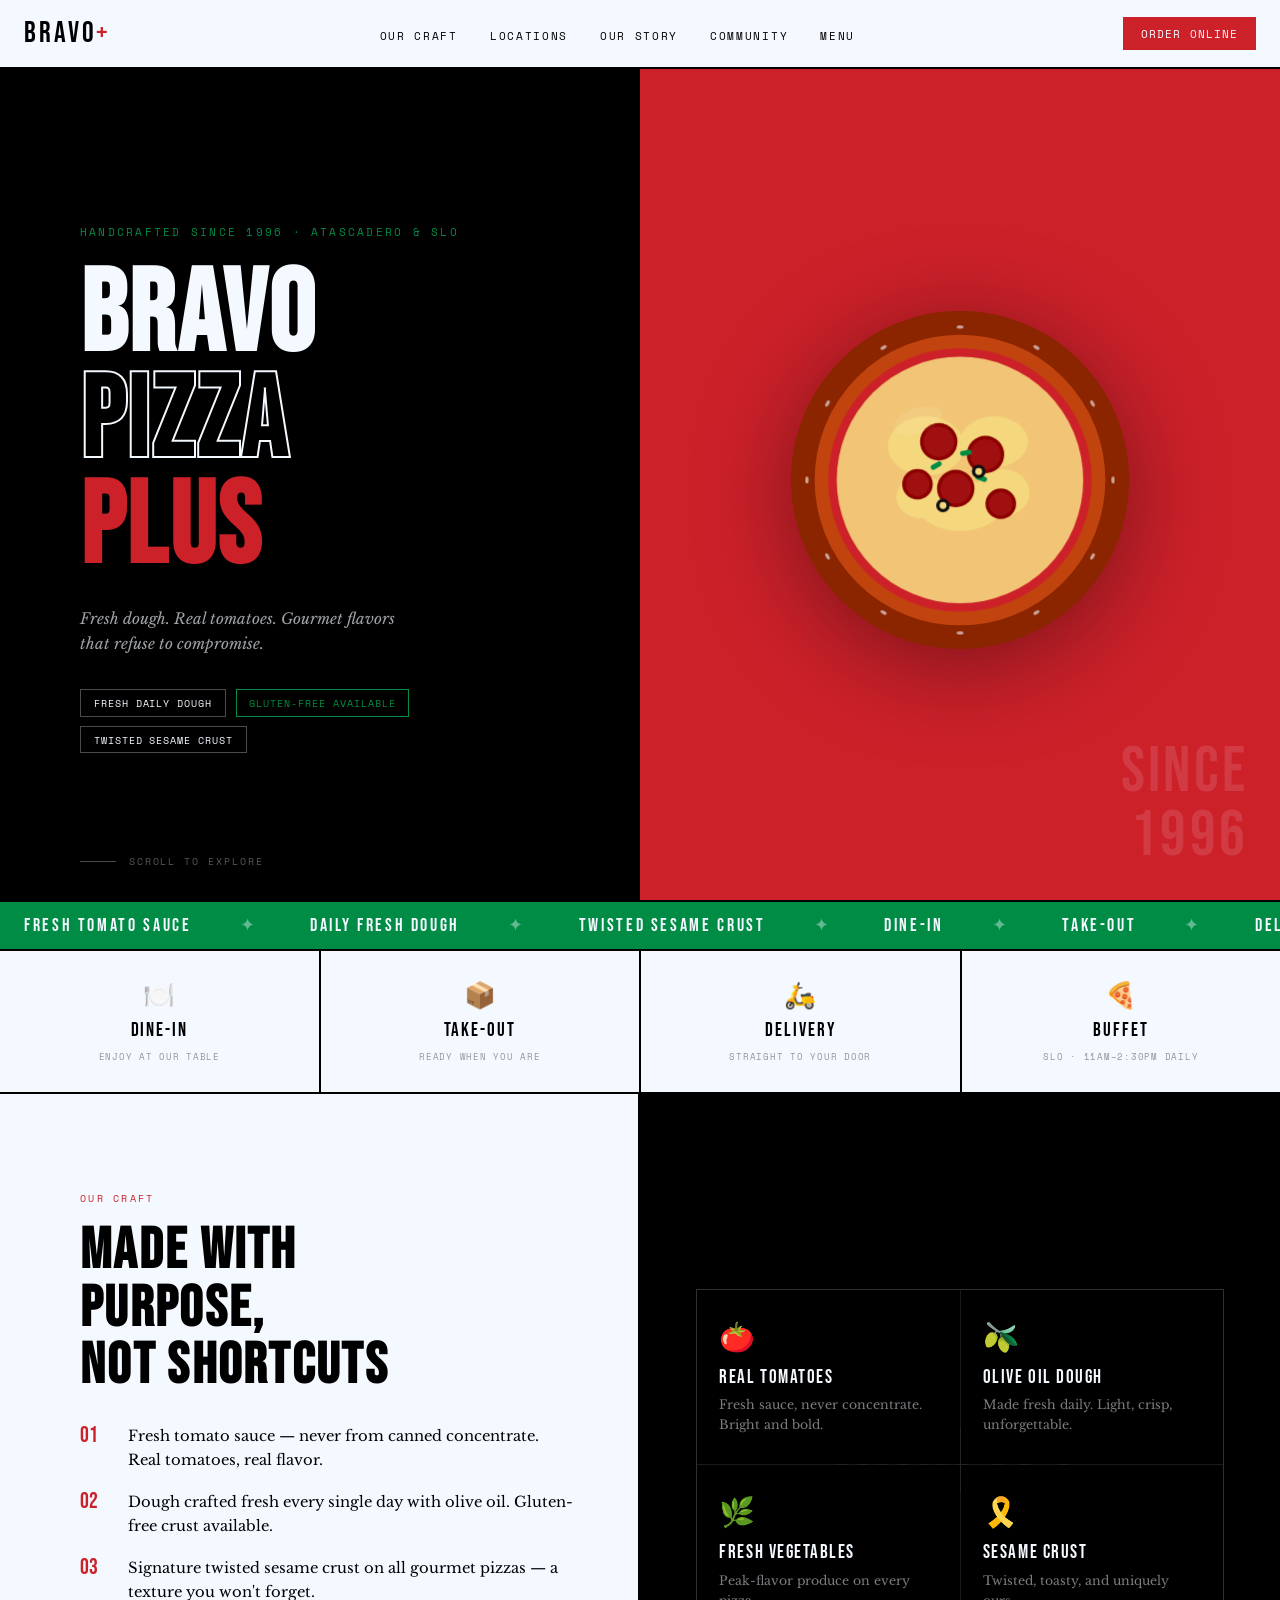
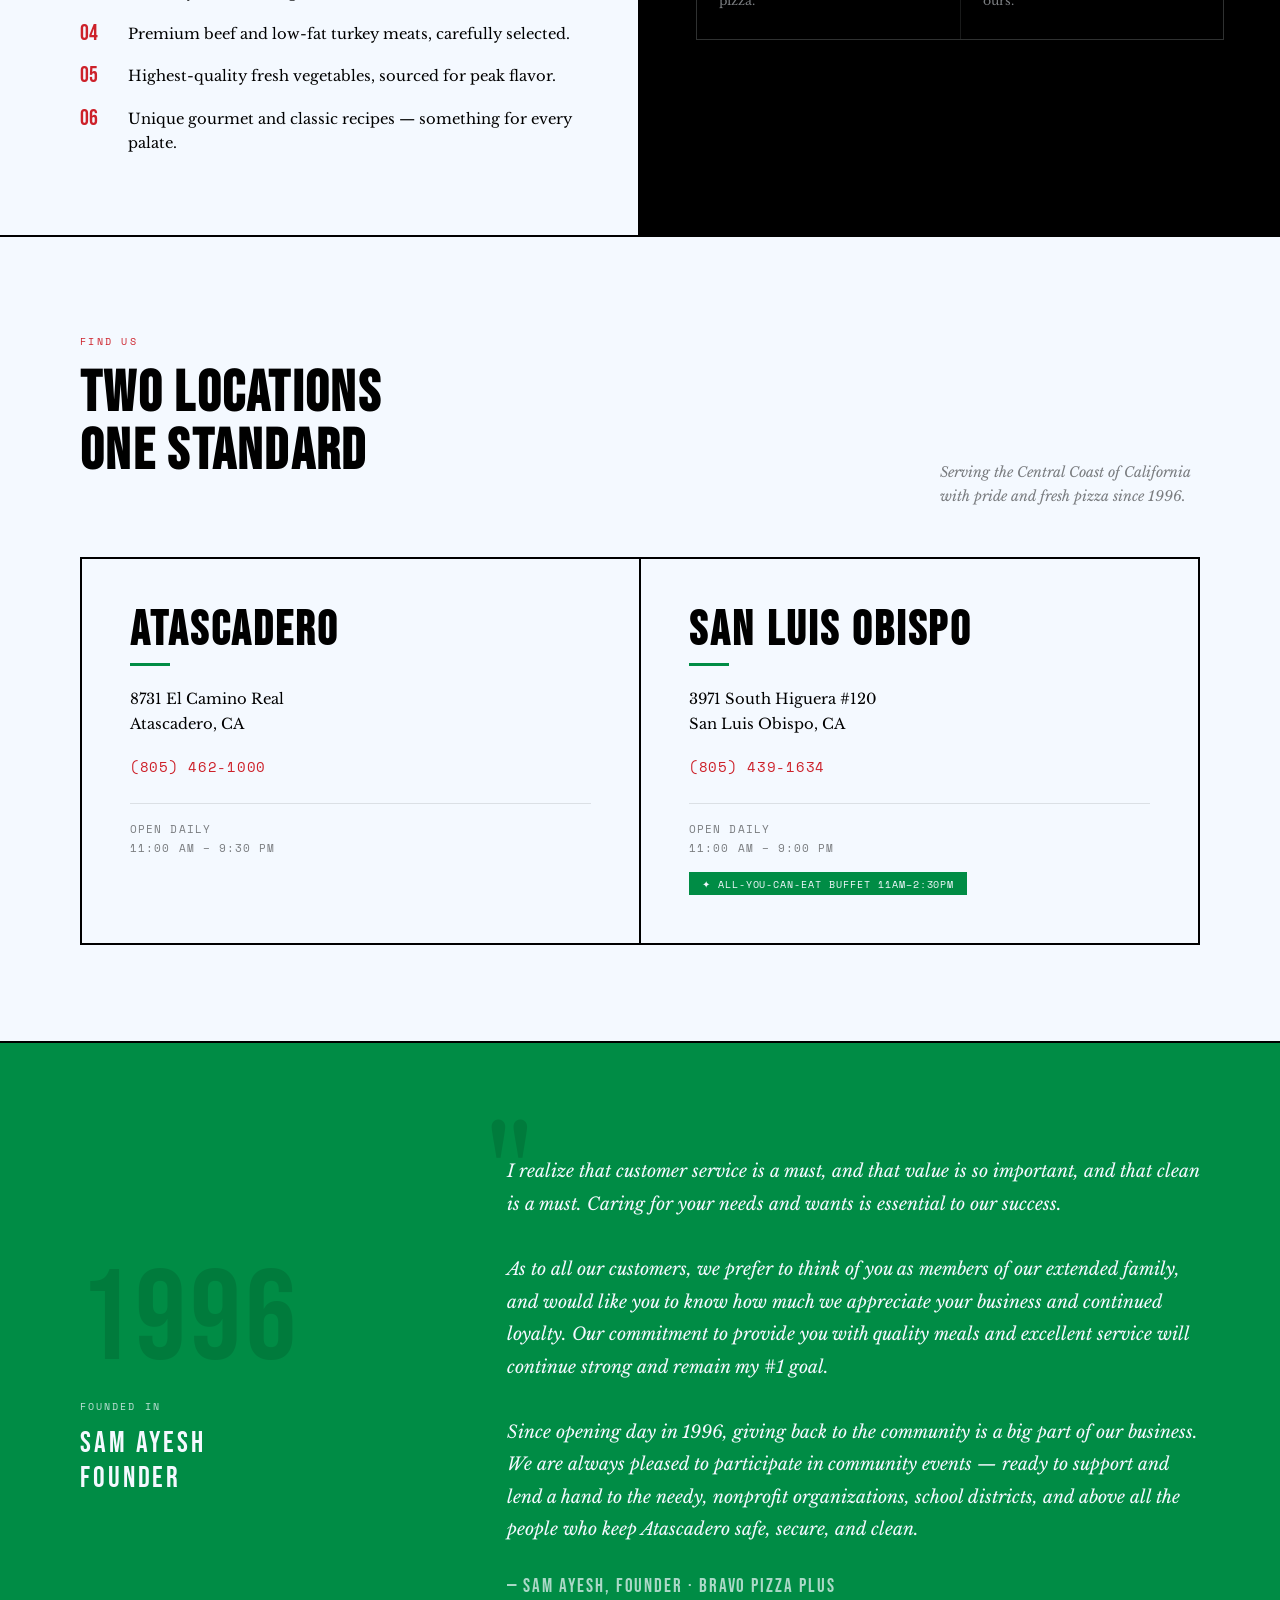
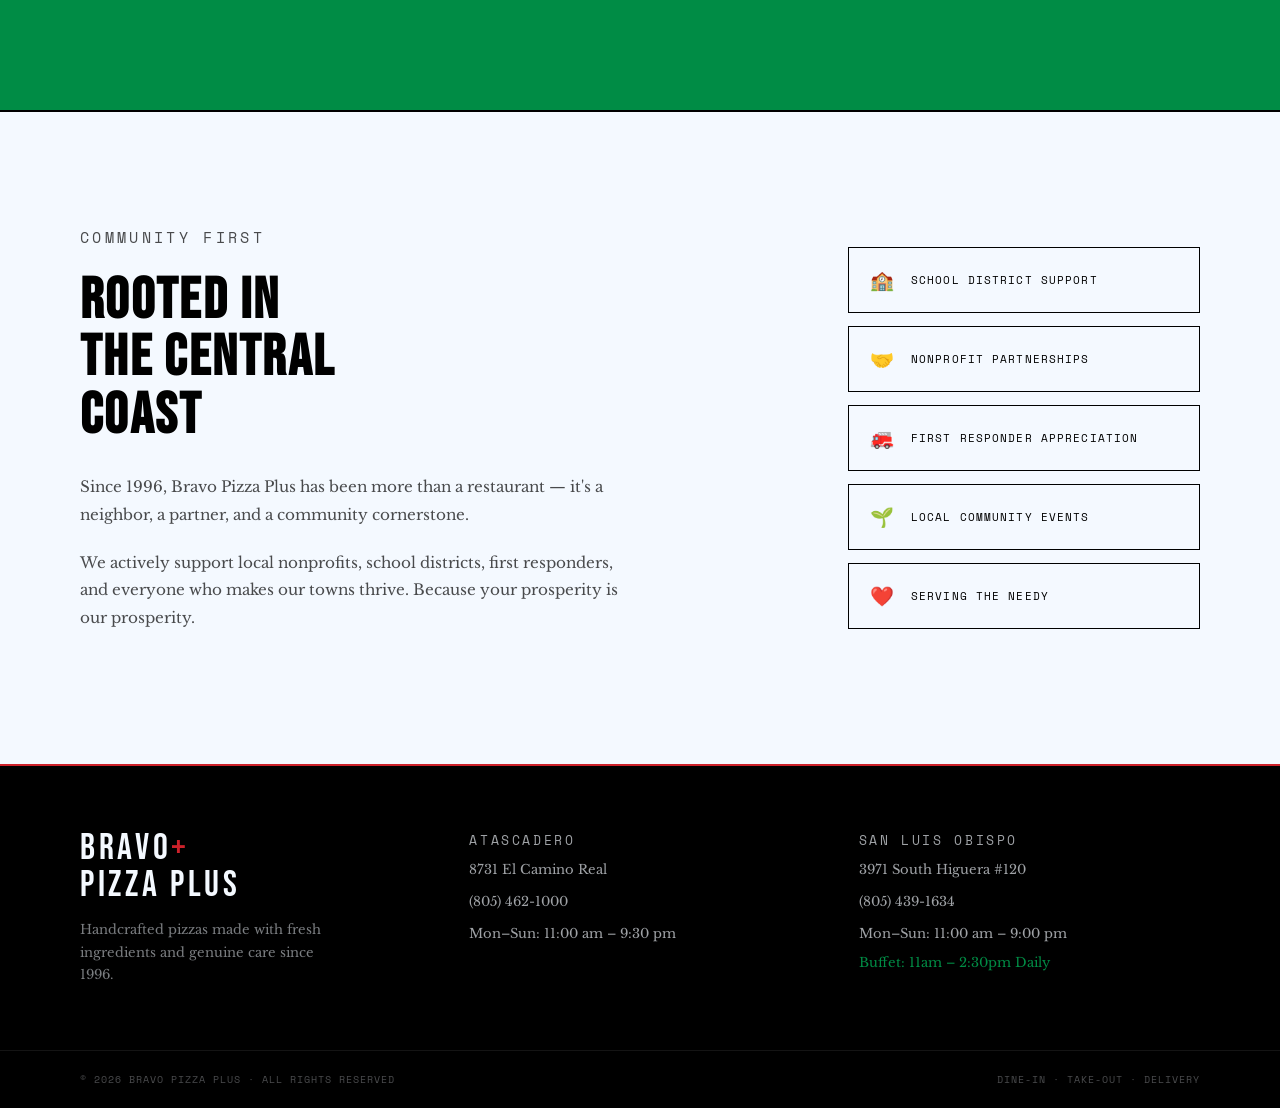
<file: index.html>
<!DOCTYPE html>
<html lang="en">
<head>
    <meta charset="UTF-8">
    <meta name="robots" content="noindex, nofollow">
    <meta name="viewport" content="width=device-width, initial-scale=1.0, viewport-fit=cover">
    <meta name="theme-color" content="#000000">
    <title>Bravo Pizza Plus — Atascadero &amp; San Luis Obispo</title>
    <link rel="preconnect" href="https://fonts.googleapis.com">
    <link href="https://fonts.googleapis.com/css2?family=Bebas+Neue&family=Libre+Baskerville:ital,wght@0,400;0,700;1,400&family=Space+Mono:ital@0;1&display=swap"
          rel="stylesheet">
    <style>
        :root {
            --white: #F4F9FF;
            --black: #000000;
            --green: #008C45;
            --red: #CD212A;
        }

        *, *::before, *::after {
            margin: 0;
            padding: 0;
            box-sizing: border-box;
        }

        html {
            scroll-behavior: smooth;
            -webkit-text-size-adjust: 100%;
        }

        body {
            background: var(--white);
            color: var(--black);
            font-family: 'Libre Baskerville', Georgia, serif;
            overflow-x: hidden;
        }

        /* ── NAV ── */
        nav {
            position: fixed;
            top: 0;
            left: 0;
            right: 0;
            z-index: 200;
            background: var(--white);
            border-bottom: 2px solid var(--black);
            display: flex;
            align-items: center;
            justify-content: space-between;
            padding: 1rem 1.5rem;
            min-height: 60px;
        }

        .nav-logo {
            font-family: 'Bebas Neue', sans-serif;
            font-size: 1.8rem;
            letter-spacing: .1em;
            color: var(--black);
            text-decoration: none;
        }

        .nav-logo .dot {
            color: var(--red);
        }

        .nav-links {
            display: flex;
            gap: 2rem;
            list-style: none;
        }

        .nav-links a {
            font-family: 'Space Mono', monospace;
            font-size: .7rem;
            letter-spacing: .15em;
            text-transform: uppercase;
            color: var(--black);
            text-decoration: none;
            position: relative;
        }

        .nav-links a::after {
            content: '';
            position: absolute;
            bottom: -3px;
            left: 0;
            width: 0;
            height: 2px;
            background: var(--red);
            transition: width .3s;
        }

        .nav-links a:hover::after {
            width: 100%;
        }

        .nav-cta {
            background: var(--red);
            color: var(--white);
            text-decoration: none;
            padding: .5rem 1.1rem;
            font-family: 'Space Mono', monospace;
            font-size: .7rem;
            letter-spacing: .1em;
            text-transform: uppercase;
            transition: background .3s;
            white-space: nowrap;
            -webkit-tap-highlight-color: transparent;
        }

        .nav-cta:hover, .nav-cta:active {
            background: var(--black);
        }


        /* Hamburger */
        .nav-hamburger {
            display: none;
            flex-direction: column;
            justify-content: center;
            gap: 5px;
            background: none;
            border: none;
            cursor: pointer;
            padding: .4rem;
            -webkit-tap-highlight-color: transparent;
        }

        .nav-hamburger span {
            display: block;
            width: 24px;
            height: 2px;
            background: var(--black);
            transition: all .3s;
        }

        .nav-hamburger.open span:nth-child(1) {
            transform: translateY(7px) rotate(45deg);
        }

        .nav-hamburger.open span:nth-child(2) {
            opacity: 0;
        }

        .nav-hamburger.open span:nth-child(3) {
            transform: translateY(-7px) rotate(-45deg);
        }


        /* Mobile drawer */
        .mobile-menu {
            display: none;
            position: fixed;
            top: 60px;
            left: 0;
            right: 0;
            bottom: 0;
            background: var(--black);
            z-index: 199;
            flex-direction: column;
            padding: 2.5rem 2rem;
            gap: 0;
            overflow-y: auto;
        }

        .mobile-menu.open {
            display: flex;
        }

        .mobile-menu a {
            font-family: 'Bebas Neue', sans-serif;
            font-size: 2.5rem;
            letter-spacing: .08em;
            color: var(--white);
            text-decoration: none;
            padding: 1rem 0;
            border-bottom: 1px solid rgba(255, 255, 255, .1);
            transition: color .2s;
            -webkit-tap-highlight-color: transparent;
        }

        .mobile-menu a:hover, .mobile-menu a:active {
            color: var(--red);
        }

        .mobile-menu .mob-phone {
            font-family: 'Space Mono', monospace;
            font-size: 1rem;
            letter-spacing: .1em;
            color: var(--green);
            margin-top: 2rem;
            padding: 1rem 0;
            border-bottom: 1px solid rgba(255, 255, 255, .1);
        }


        /* ── HERO ── */
        #hero {
            display: grid;
            grid-template-columns:1fr 1fr;
            min-height: 100svh;
            padding-top: 60px;
            overflow: hidden;
        }

        .hero-left {
            background: var(--black);
            display: flex;
            flex-direction: column;
            justify-content: center;
            padding: 5rem 4rem 4rem 5rem;
            position: relative;
        }

        .hero-eyebrow {
            font-family: 'Space Mono', monospace;
            font-size: .7rem;
            letter-spacing: .2em;
            text-transform: uppercase;
            color: var(--green);
            margin-bottom: 1.5rem;
            animation: fadeUp .8s ease .2s both;
        }

        .hero-title {
            font-family: 'Bebas Neue', sans-serif;
            font-size: clamp(4.5rem, 9vw, 10rem);
            line-height: .92;
            color: var(--white);
            letter-spacing: .02em;
            animation: fadeUp .8s ease .4s both;
        }

        .hero-title .accent {
            color: var(--red);
        }

        .hero-title .outline {
            -webkit-text-stroke: 2px var(--white);
            color: transparent;
        }

        .hero-tagline {
            margin-top: 1.5rem;
            font-style: italic;
            font-size: .95rem;
            color: rgba(244, 249, 255, .65);
            max-width: 340px;
            line-height: 1.7;
            animation: fadeUp .8s ease .6s both;
        }

        .hero-badges {
            display: flex;
            flex-wrap: wrap;
            gap: .6rem;
            margin-top: 2rem;
            animation: fadeUp .8s ease .8s both;
        }

        .badge {
            border: 1px solid rgba(244, 249, 255, .3);
            padding: .35rem .8rem;
            font-family: 'Space Mono', monospace;
            font-size: .6rem;
            letter-spacing: .1em;
            text-transform: uppercase;
            color: var(--white);
        }

        .badge.green {
            border-color: var(--green);
            color: var(--green);
        }

        .hero-cta-mobile {
            display: none;
        }

        .scroll-hint {
            position: absolute;
            bottom: 2rem;
            left: 5rem;
            display: flex;
            align-items: center;
            gap: .8rem;
            font-family: 'Space Mono', monospace;
            font-size: .6rem;
            letter-spacing: .2em;
            text-transform: uppercase;
            color: rgba(244, 249, 255, .35);
            animation: fadeUp 1s ease 1.2s both;
        }

        .scroll-line {
            width: 36px;
            height: 1px;
            background: rgba(244, 249, 255, .3);
            position: relative;
            overflow: hidden;
        }

        .scroll-line::after {
            content: '';
            position: absolute;
            top: 0;
            left: -100%;
            width: 100%;
            height: 100%;
            background: var(--red);
            animation: lineScroll 2s ease-in-out infinite;
        }


        .hero-right {
            background: var(--red);
            display: flex;
            flex-direction: column;
            justify-content: center;
            align-items: center;
            position: relative;
            overflow: hidden;
            padding: 3rem;
        }

        .pizza-graphic {
            width: min(340px, 80%);
            aspect-ratio: 1;
            animation: spinSlow 30s linear infinite;
        }

        .pizza-graphic svg {
            width: 100%;
            height: 100%;
            filter: drop-shadow(0 16px 48px rgba(0, 0, 0, .4));
        }

        .hero-since {
            position: absolute;
            bottom: 2rem;
            right: 2rem;
            font-family: 'Bebas Neue', sans-serif;
            font-size: 4rem;
            color: rgba(244, 249, 255, .12);
            letter-spacing: .05em;
            line-height: 1;
            text-align: right;
            pointer-events: none;
        }


        /* ── MARQUEE ── */
        .marquee-strip {
            background: var(--green);
            padding: .8rem 0;
            overflow: hidden;
            white-space: nowrap;
            border-top: 2px solid var(--black);
            border-bottom: 2px solid var(--black);
        }

        .marquee-inner {
            display: inline-block;
            animation: marqueeScroll 22s linear infinite;
        }

        .marquee-inner span {
            font-family: 'Bebas Neue', sans-serif;
            font-size: 1.1rem;
            letter-spacing: .15em;
            color: var(--white);
            margin: 0 1.5rem;
        }

        .marquee-inner span.sep {
            color: rgba(244, 249, 255, .4);
        }


        /* ── SERVICES BAR ── */
        .services-bar {
            background: var(--white);
            border-bottom: 2px solid var(--black);
            display: flex;
            align-items: stretch;
        }

        .service-item {
            flex: 1;
            display: flex;
            flex-direction: column;
            align-items: center;
            justify-content: center;
            padding: 1.8rem 1rem;
            gap: .5rem;
            border-right: 2px solid var(--black);
            text-align: center;
            transition: background .3s;
            -webkit-tap-highlight-color: transparent;
        }

        .service-item:last-child {
            border-right: none;
        }

        .service-item:hover, .service-item:active {
            background: var(--red);
        }

        .service-item:hover .service-title, .service-item:active .service-title,
        .service-item:hover .service-icon, .service-item:active .service-icon {
            color: var(--white);
        }

        .service-item:hover .service-sub, .service-item:active .service-sub {
            color: rgba(244, 249, 255, .7);
        }

        .service-icon {
            font-size: 1.6rem;
            transition: color .3s;
            color: var(--black);
        }

        .service-title {
            font-family: 'Bebas Neue', sans-serif;
            font-size: 1.2rem;
            letter-spacing: .1em;
            transition: color .3s;
        }

        .service-sub {
            font-family: 'Space Mono', monospace;
            font-size: .58rem;
            letter-spacing: .08em;
            text-transform: uppercase;
            color: rgba(0, 0, 0, .4);
        }


        /* ── INGREDIENTS ── */
        #ingredients {
            display: grid;
            grid-template-columns:1fr 1fr;
        }

        .ing-left {
            background: var(--white);
            padding: 6rem 4rem 5rem 5rem;
            display: flex;
            flex-direction: column;
            justify-content: center;
            border-right: 2px solid var(--black);
        }

        .section-label {
            font-family: 'Space Mono', monospace;
            font-size: .65rem;
            letter-spacing: .22em;
            text-transform: uppercase;
            color: var(--red);
            margin-bottom: 1rem;
        }

        .section-title {
            font-family: 'Bebas Neue', sans-serif;
            font-size: clamp(2.5rem, 4.5vw, 5rem);
            line-height: 1;
            letter-spacing: .04em;
            margin-bottom: 1.8rem;
        }

        .ing-list {
            list-style: none;
            display: flex;
            flex-direction: column;
            gap: 1.1rem;
        }

        .ing-item {
            display: flex;
            align-items: flex-start;
            gap: 1rem;
            font-size: .92rem;
            line-height: 1.65;
            opacity: 0;
            transform: translateX(-20px);
            transition: opacity .5s ease, transform .5s ease;
        }

        .ing-item.visible {
            opacity: 1;
            transform: translateX(0);
        }

        .ing-num {
            font-family: 'Bebas Neue', sans-serif;
            font-size: 1.4rem;
            color: var(--red);
            line-height: 1.1;
            min-width: 2rem;
        }

        .ing-right {
            background: var(--black);
            padding: 5rem 3.5rem;
            position: relative;
            overflow: hidden;
            display: flex;
            flex-direction: column;
            justify-content: center;
        }

        .ing-right-text {
            font-family: 'Bebas Neue', sans-serif;
            font-size: clamp(4rem, 7vw, 7rem);
            color: rgba(244, 249, 255, .05);
            position: absolute;
            top: 50%;
            left: 50%;
            transform: translate(-50%, -50%);
            white-space: nowrap;
            pointer-events: none;
            letter-spacing: .04em;
        }

        .quality-cards {
            display: grid;
            grid-template-columns:1fr 1fr;
            gap: 1px;
            background: rgba(244, 249, 255, .1);
            border: 1px solid rgba(244, 249, 255, .1);
            position: relative;
            z-index: 1;
        }

        .q-card {
            padding: 1.8rem 1.4rem;
            background: var(--black);
            transition: background .3s;
        }

        .q-card:hover {
            background: #111;
        }

        .q-icon {
            font-size: 1.8rem;
            margin-bottom: .7rem;
            display: block;
        }

        .q-title {
            font-family: 'Bebas Neue', sans-serif;
            font-size: 1.2rem;
            letter-spacing: .08em;
            color: var(--white);
            margin-bottom: .4rem;
        }

        .q-desc {
            font-size: .78rem;
            color: rgba(244, 249, 255, .5);
            line-height: 1.6;
        }


        /* ── LOCATIONS ── */
        #locations {
            background: var(--white);
            padding: 6rem 5rem;
            border-top: 2px solid var(--black);
        }

        .loc-header {
            display: flex;
            align-items: flex-end;
            justify-content: space-between;
            margin-bottom: 3rem;
            flex-wrap: wrap;
            gap: 1.5rem;
        }

        .loc-grid {
            display: grid;
            grid-template-columns:1fr 1fr;
            gap: 2px;
            background: var(--black);
            border: 2px solid var(--black);
        }

        .loc-card {
            background: var(--white);
            padding: 3rem;
            transition: background .4s;
            -webkit-tap-highlight-color: transparent;
        }

        .loc-card:hover {
            background: var(--black);
        }

        .loc-card:hover * {
            color: var(--white) !important;
        }

        .loc-card:hover .loc-line {
            background: var(--red);
            width: 80px;
        }

        .loc-city {
            font-family: 'Bebas Neue', sans-serif;
            font-size: 3rem;
            letter-spacing: .06em;
            line-height: 1;
            margin-bottom: .5rem;
            transition: color .4s;
        }

        .loc-line {
            width: 40px;
            height: 3px;
            background: var(--green);
            margin-bottom: 1.3rem;
            transition: background .4s, width .4s;
        }

        .loc-address {
            font-size: .92rem;
            line-height: 1.7;
            color: var(--black);
            margin-bottom: .9rem;
            transition: color .4s;
        }

        .loc-phone {
            font-family: 'Space Mono', monospace;
            font-size: .9rem;
            color: var(--red);
            letter-spacing: .05em;
            display: block;
            margin-bottom: 1.3rem;
            text-decoration: none;
            transition: color .4s;
            /* large tap target */
            padding: .3rem 0;
        }

        .loc-card:hover .loc-phone {
            color: var(--green) !important;
        }

        .loc-hours {
            font-family: 'Space Mono', monospace;
            font-size: .68rem;
            letter-spacing: .1em;
            color: rgba(0, 0, 0, .5);
            line-height: 1.8;
            text-transform: uppercase;
            transition: color .4s;
            border-top: 1px solid rgba(0, 0, 0, .1);
            padding-top: 1rem;
        }

        .loc-buffet {
            display: inline-block;
            background: var(--green);
            color: var(--white) !important;
            font-family: 'Space Mono', monospace;
            font-size: .6rem;
            letter-spacing: .1em;
            text-transform: uppercase;
            padding: .3rem .8rem;
            margin-top: .8rem;
        }


        /* ── FOUNDER ── */
        #founder {
            background: var(--green);
            padding: 7rem 5rem;
            display: grid;
            grid-template-columns:1fr 2fr;
            gap: 5rem;
            align-items: center;
            border-top: 2px solid var(--black);
            border-bottom: 2px solid var(--black);
        }

        .founder-label-block {
            display: flex;
            flex-direction: column;
            gap: .8rem;
        }

        .founder-big-num {
            font-family: 'Bebas Neue', sans-serif;
            font-size: clamp(5rem, 10vw, 10rem);
            line-height: 1;
            color: rgba(0, 0, 0, .12);
            letter-spacing: .03em;
            pointer-events: none;
        }

        .founder-since {
            font-family: 'Space Mono', monospace;
            font-size: .65rem;
            letter-spacing: .2em;
            text-transform: uppercase;
            color: var(--white);
            opacity: .8;
        }

        .founder-name {
            font-family: 'Bebas Neue', sans-serif;
            font-size: 1.8rem;
            letter-spacing: .1em;
            color: var(--white);
        }

        .founder-quote-block {
            position: relative;
        }

        .quote-mark {
            font-family: 'Libre Baskerville', serif;
            font-size: 9rem;
            color: rgba(0, 0, 0, .12);
            line-height: .7;
            position: absolute;
            top: -1rem;
            left: -1.5rem;
            pointer-events: none;
        }

        .founder-quote {
            font-size: clamp(.95rem, 1.4vw, 1.1rem);
            line-height: 1.85;
            color: var(--white);
            font-style: italic;
            position: relative;
            z-index: 1;
        }

        .founder-sig {
            margin-top: 1.8rem;
            font-family: 'Bebas Neue', sans-serif;
            font-size: 1.2rem;
            letter-spacing: .1em;
            color: rgba(244, 249, 255, .7);
        }


        /* ── COMMUNITY ── */
        #community {
            background: var(--white);
            padding: 7rem 5rem;
            display: grid;
            grid-template-columns:2fr 1fr;
            gap: 4rem;
            align-items: center;
        }

        .community-text p {
            font-size: .95rem;
            line-height: 1.8;
            color: rgba(0, 0, 0, .7);
            max-width: 540px;
            margin-bottom: 1.3rem;
        }

        .community-pillars {
            display: flex;
            flex-direction: column;
            gap: .8rem;
        }

        .pillar {
            display: flex;
            align-items: center;
            gap: 1rem;
            padding: 1.1rem 1.3rem;
            border: 1.5px solid var(--black);
            font-family: 'Space Mono', monospace;
            font-size: .7rem;
            letter-spacing: .1em;
            text-transform: uppercase;
            transition: background .3s, color .3s;
            -webkit-tap-highlight-color: transparent;
        }

        .pillar:hover, .pillar:active {
            background: var(--black);
            color: var(--white);
        }

        .pillar span {
            font-size: 1.2rem;
        }


        /* ── FOOTER ── */
        footer {
            background: var(--black);
            color: var(--white);
            padding: 4rem 5rem;
            display: grid;
            grid-template-columns:1fr 1fr 1fr;
            gap: 3rem;
            border-top: 2px solid var(--red);
        }

        .footer-logo {
            font-family: 'Bebas Neue', sans-serif;
            font-size: 2.3rem;
            letter-spacing: .1em;
            line-height: 1;
            margin-bottom: 1rem;
        }

        .footer-logo .red {
            color: var(--red);
        }

        .footer-tagline {
            font-size: .82rem;
            color: rgba(244, 249, 255, .5);
            line-height: 1.7;
            max-width: 260px;
        }

        .footer-col-title {
            font-family: 'Space Mono', monospace;
            font-size: .62rem;
            letter-spacing: .2em;
            text-transform: uppercase;
            color: var(--red);
            margin-bottom: 1rem;
        }

        .footer-col a, .footer-col p {
            display: block;
            font-size: .82rem;
            color: rgba(244, 249, 255, .65);
            text-decoration: none;
            margin-bottom: .5rem;
            line-height: 1.6;
            transition: color .3s;
        }

        .footer-col a {
            padding: .2rem 0; /* tap target */
        }

        .footer-col a:hover {
            color: var(--white);
        }

        .footer-bottom {
            background: var(--black);
            padding: 1.3rem 5rem;
            display: flex;
            align-items: center;
            justify-content: space-between;
            border-top: 1px solid rgba(244, 249, 255, .08);
            flex-wrap: wrap;
            gap: .5rem;
        }

        .footer-bottom p {
            font-family: 'Space Mono', monospace;
            font-size: .62rem;
            letter-spacing: .1em;
            color: rgba(244, 249, 255, .3);
            text-transform: uppercase;
        }


        /* ── ANIMATIONS ── */
        @keyframes fadeUp {
            from {
                opacity: 0;
                transform: translateY(28px)
            }
            to {
                opacity: 1;
                transform: translateY(0)
            }
        }

        @keyframes spinSlow {
            from {
                transform: rotate(0deg)
            }
            to {
                transform: rotate(360deg)
            }
        }

        @keyframes marqueeScroll {
            from {
                transform: translateX(0)
            }
            to {
                transform: translateX(-50%)
            }
        }

        @keyframes lineScroll {
            0% {
                left: -100%
            }
            100% {
                left: 100%
            }
        }


        /* ════════════════════════════════════
           MOBILE — max 768px
        ════════════════════════════════════ */
        @media (max-width: 768px) {
            /* Nav */
            .nav-links {
                display: none;
            }

            .nav-hamburger {
                display: flex;
            }

            .nav-cta {
                padding: .45rem .9rem;
                font-size: .62rem;
            }


            /* Hero — stacked */
            #hero {
                grid-template-columns:1fr;
                min-height: auto;
            }

            .hero-left {
                padding: 4rem 1.5rem 2.5rem;
                order: 1;
            }

            .hero-eyebrow {
                font-size: .65rem;
                letter-spacing: .15em;
                margin-bottom: 1rem;
            }

            .hero-title {
                font-size: clamp(3.8rem, 16vw, 6rem);
            }

            .hero-title .outline {
                -webkit-text-stroke: 1.5px var(--white);
            }

            .hero-tagline {
                font-size: .88rem;
                margin-top: 1.2rem;
            }

            .hero-badges {
                gap: .5rem;
                margin-top: 1.5rem;
            }

            .badge {
                font-size: .58rem;
                padding: .3rem .7rem;
            }

            .hero-cta-mobile {
                display: block;
                margin-top: 1.8rem;
                background: var(--red);
                color: var(--white);
                text-decoration: none;
                text-align: center;
                padding: 1rem 2rem;
                font-family: 'Space Mono', monospace;
                font-size: .75rem;
                letter-spacing: .12em;
                text-transform: uppercase;
                -webkit-tap-highlight-color: transparent;
            }

            .scroll-hint {
                display: none;
            }

            .hero-right {
                min-height: 55vw;
                order: 2;
                padding: 2.5rem;
            }

            .pizza-graphic {
                width: min(260px, 70%);
            }

            .hero-since {
                font-size: 2rem;
                bottom: 1.5rem;
                right: 1.5rem;
            }


            /* Marquee */
            .marquee-inner span {
                font-size: 1rem;
                margin: 0 1rem;
            }


            /* Services bar — 2x2 grid */
            .services-bar {
                flex-wrap: wrap;
            }

            .service-item {
                flex: 1 1 50%;
                min-width: 50%;
                border-bottom: 2px solid var(--black);
                padding: 1.4rem .8rem;
            }

            .service-item:nth-child(2) {
                border-right: none;
            }

            .service-item:nth-child(3), .service-item:nth-child(4) {
                border-bottom: none;
            }

            .service-item:nth-child(4) {
                border-right: none;
            }

            .service-icon {
                font-size: 1.4rem;
            }

            .service-title {
                font-size: 1.1rem;
            }

            .service-sub {
                font-size: .56rem;
            }


            /* Ingredients */
            #ingredients {
                grid-template-columns:1fr;
            }

            .ing-left {
                padding: 3.5rem 1.5rem;
                border-right: none;
                border-bottom: 2px solid var(--black);
            }

            .ing-right {
                padding: 3rem 1.5rem;
            }

            .quality-cards {
                grid-template-columns:1fr 1fr;
            }

            .q-card {
                padding: 1.4rem 1rem;
            }

            .q-icon {
                font-size: 1.5rem;
                margin-bottom: .5rem;
            }

            .q-title {
                font-size: 1rem;
            }

            .q-desc {
                font-size: .74rem;
            }


            /* Locations */
            #locations {
                padding: 4rem 1.5rem;
            }

            .loc-header {
                margin-bottom: 2rem;
            }

            .loc-grid {
                grid-template-columns:1fr;
            }

            .loc-card {
                padding: 2.5rem 1.5rem;
            }

            .loc-city {
                font-size: 2.5rem;
            }

            .loc-phone {
                font-size: 1rem;
                padding: .5rem 0; /* bigger tap */
            }


            /* Founder */
            #founder {
                grid-template-columns:1fr;
                gap: 2rem;
                padding: 4rem 1.5rem;
            }

            .founder-big-num {
                font-size: clamp(4rem, 18vw, 8rem);
            }

            .quote-mark {
                font-size: 6rem;
                left: 0;
            }

            .founder-quote {
                font-size: .92rem;
                padding-left: .5rem;
            }


            /* Community */
            #community {
                grid-template-columns:1fr;
                gap: 2.5rem;
                padding: 4rem 1.5rem;
            }

            .community-text p {
                font-size: .9rem;
            }


            /* Footer */
            footer {
                grid-template-columns:1fr;
                padding: 3rem 1.5rem;
                gap: 2rem;
            }

            .footer-bottom {
                padding: 1.2rem 1.5rem;
                flex-direction: column;
                align-items: flex-start;
                gap: .4rem;
            }
        }


        /* ════════════════════════════════════
           SMALL — max 480px
        ════════════════════════════════════ */
        @media (max-width: 480px) {
            .hero-title {
                font-size: clamp(3.2rem, 18vw, 5rem);
            }

            .quality-cards {
                grid-template-columns:1fr;
            }

            .service-sub {
                display: none;
            }

            .hero-badges {
                gap: .4rem;
            }

            .badge {
                font-size: .55rem;
                padding: .25rem .6rem;
            }
        }

        /* Hide scrollbar (Chrome, Safari, Edge) */
        body::-webkit-scrollbar {
            display: none;
        }
    </style>
</head>
<body>

<!-- NAV -->
<nav>
    <a class="nav-logo" href="#">BRAVO<span class="dot">+</span></a>
    <ul class="nav-links">
        <li><a href="#ingredients">Our Craft</a></li>
        <li><a href="#locations">Locations</a></li>
        <li><a href="#founder">Our Story</a></li>
        <li><a href="#community">Community</a></li>
        <li><a href="menu.html">Menu</a></li>
    </ul>
    <a href="https://bravopizzaplus.hungerrush.com/Order/OrderType" class="nav-cta">Order Online</a>
    <button class="nav-hamburger" id="hamburger" aria-label="Open menu">
        <span></span><span></span><span></span>
    </button>
</nav>


<!-- MOBILE DRAWER -->
<div class="mobile-menu" id="mobileMenu">
    <a href="#ingredients" class="mob-link">Our Craft</a>
    <a href="#locations" class="mob-link">Locations</a>
    <a href="#founder" class="mob-link">Our Story</a>
    <a href="#community" class="mob-link">Community</a>
    <a href="menu.html" class="mob-link">Full Menu</a>
    <a href="tel:8054621000" class="mob-phone">(805) 462-1000 — Atascadero</a>
    <a href="tel:8054391634" class="mob-phone">(805) 439-1634 — SLO</a>
</div>


<!-- HERO -->
<section id="hero">
    <div class="hero-left">
        <p class="hero-eyebrow">Handcrafted Since 1996 · Atascadero &amp; SLO</p>
        <h1 class="hero-title">
            <span>BRAVO</span><br>
            <span class="outline">PIZZA</span><br>
            <span class="accent">PLUS</span>
        </h1>
        <p class="hero-tagline">Fresh dough. Real tomatoes. Gourmet flavors that refuse to compromise.</p>
        <div class="hero-badges">
            <span class="badge">Fresh Daily Dough</span>
            <span class="badge green">Gluten-Free Available</span>
            <span class="badge">Twisted Sesame Crust</span>
        </div>
        <a href="menu.html" class="hero-cta-mobile">View Full Menu →</a>
        <div class="scroll-hint">
            <span class="scroll-line"></span>
            Scroll to explore
        </div>
    </div>
    <div class="hero-right">
        <div class="pizza-graphic">
            <svg viewBox="0 0 400 400" fill="none" xmlns="http://www.w3.org/2000/svg">
                <circle cx="200" cy="200" r="185" fill="#C1440E"/>
                <circle cx="200" cy="200" r="185" fill="none" stroke="#8B2500" stroke-width="28"/>
                <g fill="#F4F9FF" opacity="0.6">
                    <ellipse cx="200" cy="20" rx="4" ry="2" transform="rotate(0 200 200)"/>
                    <ellipse cx="200" cy="20" rx="4" ry="2" transform="rotate(30 200 200)"/>
                    <ellipse cx="200" cy="20" rx="4" ry="2" transform="rotate(60 200 200)"/>
                    <ellipse cx="200" cy="20" rx="4" ry="2" transform="rotate(90 200 200)"/>
                    <ellipse cx="200" cy="20" rx="4" ry="2" transform="rotate(120 200 200)"/>
                    <ellipse cx="200" cy="20" rx="4" ry="2" transform="rotate(150 200 200)"/>
                    <ellipse cx="200" cy="20" rx="4" ry="2" transform="rotate(180 200 200)"/>
                    <ellipse cx="200" cy="20" rx="4" ry="2" transform="rotate(210 200 200)"/>
                    <ellipse cx="200" cy="20" rx="4" ry="2" transform="rotate(240 200 200)"/>
                    <ellipse cx="200" cy="20" rx="4" ry="2" transform="rotate(270 200 200)"/>
                    <ellipse cx="200" cy="20" rx="4" ry="2" transform="rotate(300 200 200)"/>
                    <ellipse cx="200" cy="20" rx="4" ry="2" transform="rotate(330 200 200)"/>
                </g>
                <circle cx="200" cy="200" r="155" fill="#CD212A"/>
                <circle cx="200" cy="200" r="145" fill="#F5D77E" opacity="0.9"/>
                <ellipse cx="160" cy="160" rx="45" ry="35" fill="#F5D77E"/>
                <ellipse cx="240" cy="155" rx="40" ry="30" fill="#F5D77E"/>
                <ellipse cx="200" cy="230" rx="50" ry="30" fill="#F5D77E"/>
                <ellipse cx="155" cy="220" rx="30" ry="25" fill="#F5D77E"/>
                <ellipse cx="250" cy="215" rx="32" ry="28" fill="#F5D77E"/>
                <circle cx="175" cy="155" r="22" fill="#8B0000"/>
                <circle cx="175" cy="155" r="18" fill="#A01010"/>
                <circle cx="230" cy="170" r="22" fill="#8B0000"/>
                <circle cx="230" cy="170" r="18" fill="#A01010"/>
                <circle cx="195" cy="210" r="22" fill="#8B0000"/>
                <circle cx="195" cy="210" r="18" fill="#A01010"/>
                <circle cx="150" cy="205" r="18" fill="#8B0000"/>
                <circle cx="150" cy="205" r="14" fill="#A01010"/>
                <circle cx="248" cy="228" r="18" fill="#8B0000"/>
                <circle cx="248" cy="228" r="14" fill="#A01010"/>
                <rect x="165" y="180" width="14" height="6" rx="3" fill="#008C45" transform="rotate(-30 172 183)"/>
                <rect x="218" y="195" width="14" height="6" rx="3" fill="#008C45" transform="rotate(20 225 198)"/>
                <rect x="200" y="165" width="14" height="6" rx="3" fill="#008C45" transform="rotate(-10 207 168)"/>
                <circle cx="180" cy="230" r="8" fill="#111"/>
                <circle cx="180" cy="230" r="4" fill="#F5D77E"/>
                <circle cx="222" cy="190" r="8" fill="#111"/>
                <circle cx="222" cy="190" r="4" fill="#F5D77E"/>
                <ellipse cx="150" cy="130" rx="30" ry="15" fill="white" opacity="0.08" transform="rotate(-20 150 130)"/>
            </svg>
        </div>
        <div class="hero-since">SINCE<br>1996</div>
    </div>
</section>


<!-- MARQUEE -->
<div class="marquee-strip">
    <div class="marquee-inner">
        <span>Fresh Tomato Sauce</span><span class="sep">✦</span>
        <span>Daily Fresh Dough</span><span class="sep">✦</span>
        <span>Twisted Sesame Crust</span><span class="sep">✦</span>
        <span>Dine-In</span><span class="sep">✦</span>
        <span>Take-Out</span><span class="sep">✦</span>
        <span>Delivery</span><span class="sep">✦</span>
        <span>Buffet 11–2:30 SLO</span><span class="sep">✦</span>
        <span>Gluten-Free Available</span><span class="sep">✦</span>
        <span>Family Owned Since 1996</span><span class="sep">✦</span>
        <span>Fresh Tomato Sauce</span><span class="sep">✦</span>
        <span>Daily Fresh Dough</span><span class="sep">✦</span>
        <span>Twisted Sesame Crust</span><span class="sep">✦</span>
        <span>Dine-In</span><span class="sep">✦</span>
        <span>Take-Out</span><span class="sep">✦</span>
        <span>Delivery</span><span class="sep">✦</span>
        <span>Buffet 11–2:30 SLO</span><span class="sep">✦</span>
        <span>Gluten-Free Available</span><span class="sep">✦</span>
        <span>Family Owned Since 1996</span><span class="sep">✦</span>
    </div>
</div>


<!-- SERVICES BAR -->
<div class="services-bar">
    <div class="service-item">
        <span class="service-icon">🍽️</span>
        <div class="service-title">Dine-In</div>
        <div class="service-sub">Enjoy at our table</div>
    </div>
    <div class="service-item">
        <span class="service-icon">📦</span>
        <div class="service-title">Take-Out</div>
        <div class="service-sub">Ready when you are</div>
    </div>
    <div class="service-item">
        <span class="service-icon">🛵</span>
        <div class="service-title">Delivery</div>
        <div class="service-sub">Straight to your door</div>
    </div>
    <div class="service-item">
        <span class="service-icon">🍕</span>
        <div class="service-title">Buffet</div>
        <div class="service-sub">SLO · 11am–2:30pm Daily</div>
    </div>
</div>


<!-- INGREDIENTS -->
<section id="ingredients">
    <div class="ing-left">
        <p class="section-label">Our Craft</p>
        <h2 class="section-title">MADE WITH<br>PURPOSE,<br>NOT SHORTCUTS</h2>
        <ul class="ing-list">
            <li class="ing-item"><span class="ing-num">01</span><span>Fresh tomato sauce — never from canned concentrate. Real tomatoes, real flavor.</span>
            </li>
            <li class="ing-item"><span class="ing-num">02</span><span>Dough crafted fresh every single day with olive oil. Gluten-free crust available.</span>
            </li>
            <li class="ing-item"><span class="ing-num">03</span><span>Signature twisted sesame crust on all gourmet pizzas — a texture you won't forget.</span>
            </li>
            <li class="ing-item"><span class="ing-num">04</span><span>Premium beef and low-fat turkey meats, carefully selected.</span>
            </li>
            <li class="ing-item"><span class="ing-num">05</span><span>Highest-quality fresh vegetables, sourced for peak flavor.</span>
            </li>
            <li class="ing-item"><span class="ing-num">06</span><span>Unique gourmet and classic recipes — something for every palate.</span>
            </li>
        </ul>
    </div>
    <div class="ing-right">
        <div class="ing-right-text">QUALITY</div>
        <div class="quality-cards">
            <div class="q-card"><span class="q-icon">🍅</span>
                <div class="q-title">Real Tomatoes</div>
                <p class="q-desc">Fresh sauce, never concentrate. Bright and bold.</p></div>
            <div class="q-card"><span class="q-icon">🫒</span>
                <div class="q-title">Olive Oil Dough</div>
                <p class="q-desc">Made fresh daily. Light, crisp, unforgettable.</p></div>
            <div class="q-card"><span class="q-icon">🌿</span>
                <div class="q-title">Fresh Vegetables</div>
                <p class="q-desc">Peak-flavor produce on every pizza.</p></div>
            <div class="q-card"><span class="q-icon">🎗️</span>
                <div class="q-title">Sesame Crust</div>
                <p class="q-desc">Twisted, toasty, and uniquely ours.</p></div>
        </div>
    </div>
</section>


<!-- LOCATIONS -->
<section id="locations">
    <div class="loc-header">
        <div>
            <p class="section-label">Find Us</p>
            <h2 class="section-title">TWO LOCATIONS<br>ONE STANDARD</h2>
        </div>
        <p style="font-size:.88rem;color:rgba(0,0,0,.5);max-width:260px;line-height:1.7;font-style:italic;">Serving the
            Central Coast of California with pride and fresh pizza since 1996.</p>
    </div>
    <div class="loc-grid">
        <div class="loc-card">
            <h3 class="loc-city">Atascadero</h3>
            <div class="loc-line"></div>
            <p class="loc-address">8731 El Camino Real<br>Atascadero, CA</p>
            <a class="loc-phone" href="tel:8054621000">(805) 462-1000</a>
            <div class="loc-hours">Open Daily<br>11:00 am – 9:30 pm</div>
        </div>
        <div class="loc-card">
            <h3 class="loc-city">San Luis Obispo</h3>
            <div class="loc-line"></div>
            <p class="loc-address">3971 South Higuera #120<br>San Luis Obispo, CA</p>
            <a class="loc-phone" href="tel:8054391634">(805) 439-1634</a>
            <div class="loc-hours">Open Daily<br>11:00 am – 9:00 pm</div>
            <span class="loc-buffet">✦ All-You-Can-Eat Buffet 11am–2:30pm</span>
        </div>
    </div>
</section>


<!-- FOUNDER -->
<section id="founder">
    <div class="founder-label-block">
        <div class="founder-big-num">1996</div>
        <p class="founder-since">Founded in</p>
        <p class="founder-name">Sam Ayesh<br>Founder</p>
    </div>
    <div class="founder-quote-block">
        <span class="quote-mark">"</span>
        <blockquote class="founder-quote">
            I realize that customer service is a must, and that value is so important, and that clean is a must. Caring
            for your needs and wants is essential to our success.<br><br>
            As to all our customers, we prefer to think of you as members of our extended family, and would like you to
            know how much we appreciate your business and continued loyalty. Our commitment to provide you with quality
            meals and excellent service will continue strong and remain my #1 goal.<br><br>
            Since opening day in 1996, giving back to the community is a big part of our business. We are always pleased
            to participate in community events — ready to support and lend a hand to the needy, nonprofit organizations,
            school districts, and above all the people who keep Atascadero safe, secure, and clean.
        </blockquote>
        <p class="founder-sig">— Sam Ayesh, Founder · Bravo Pizza Plus</p>
    </div>
</section>


<!-- COMMUNITY -->
<section id="community">
    <div class="community-text">
        <p class="section-label">Community First</p>
        <h2 class="section-title">ROOTED IN<br>THE CENTRAL<br>COAST</h2>
        <p>Since 1996, Bravo Pizza Plus has been more than a restaurant — it's a neighbor, a partner, and a community
            cornerstone.</p>
        <p>We actively support local nonprofits, school districts, first responders, and everyone who makes our towns
            thrive. Because your prosperity is our prosperity.</p>
    </div>
    <div class="community-pillars">
        <div class="pillar"><span>🏫</span> School District Support</div>
        <div class="pillar"><span>🤝</span> Nonprofit Partnerships</div>
        <div class="pillar"><span>🚒</span> First Responder Appreciation</div>
        <div class="pillar"><span>🌱</span> Local Community Events</div>
        <div class="pillar"><span>❤️</span> Serving the Needy</div>
    </div>
</section>


<!-- FOOTER -->
<footer>
    <div>
        <div class="footer-logo">BRAVO<span class="red">+</span><br>PIZZA PLUS</div>
        <p class="footer-tagline">Handcrafted pizzas made with fresh ingredients and genuine care since 1996.</p>
    </div>
    <div class="footer-col">
        <p class="footer-col-title">Atascadero</p>
        <p>8731 El Camino Real</p>
        <a href="tel:8054621000">(805) 462-1000</a>
        <p>Mon–Sun: 11:00 am – 9:30 pm</p>
    </div>
    <div class="footer-col">
        <p class="footer-col-title">San Luis Obispo</p>
        <p>3971 South Higuera #120</p>
        <a href="tel:8054391634">(805) 439-1634</a>
        <p>Mon–Sun: 11:00 am – 9:00 pm</p>
        <p style="margin-top:.5rem;color:var(--green) !important;">Buffet: 11am – 2:30pm Daily</p>
    </div>
</footer>
<div class="footer-bottom">
    <p>© 2026 Bravo Pizza Plus · All Rights Reserved</p>
    <p>Dine-In · Take-Out · Delivery</p>
</div>


<script>
    // ── HAMBURGER MENU ──
    const hamburger = document.getElementById('hamburger');
    const mobileMenu = document.getElementById('mobileMenu');
    hamburger.addEventListener('click', () => {
        hamburger.classList.toggle('open');
        mobileMenu.classList.toggle('open');
        document.body.style.overflow = mobileMenu.classList.contains('open') ? 'hidden' : '';
    });
    document.querySelectorAll('.mob-link').forEach(link => {
        link.addEventListener('click', () => {
            hamburger.classList.remove('open');
            mobileMenu.classList.remove('open');
            document.body.style.overflow = '';
        });
    });


    // ── SCROLL REVEAL ──
    const ingItems = document.querySelectorAll('.ing-item');
    const obs = new IntersectionObserver(entries => {
        entries.forEach((e, i) => {
            if (e.isIntersecting) setTimeout(() => e.target.classList.add('visible'), i * 110);
        });
    }, {threshold: 0.15});
    ingItems.forEach(el => obs.observe(el));


    // ── PARALLAX PIZZA (desktop only) ──
    if (window.matchMedia('(pointer:fine)').matches) {
        document.addEventListener('mousemove', e => {
            const pizza = document.querySelector('.pizza-graphic');
            if (!pizza) return;
            const xR = (e.clientX / window.innerWidth - .5) * 8;
            const yR = (e.clientY / window.innerHeight - .5) * 8;
            pizza.style.transform = `translate(${xR}px,${yR}px)`;
        });
    }
</script>
</body>
</html>
</file>
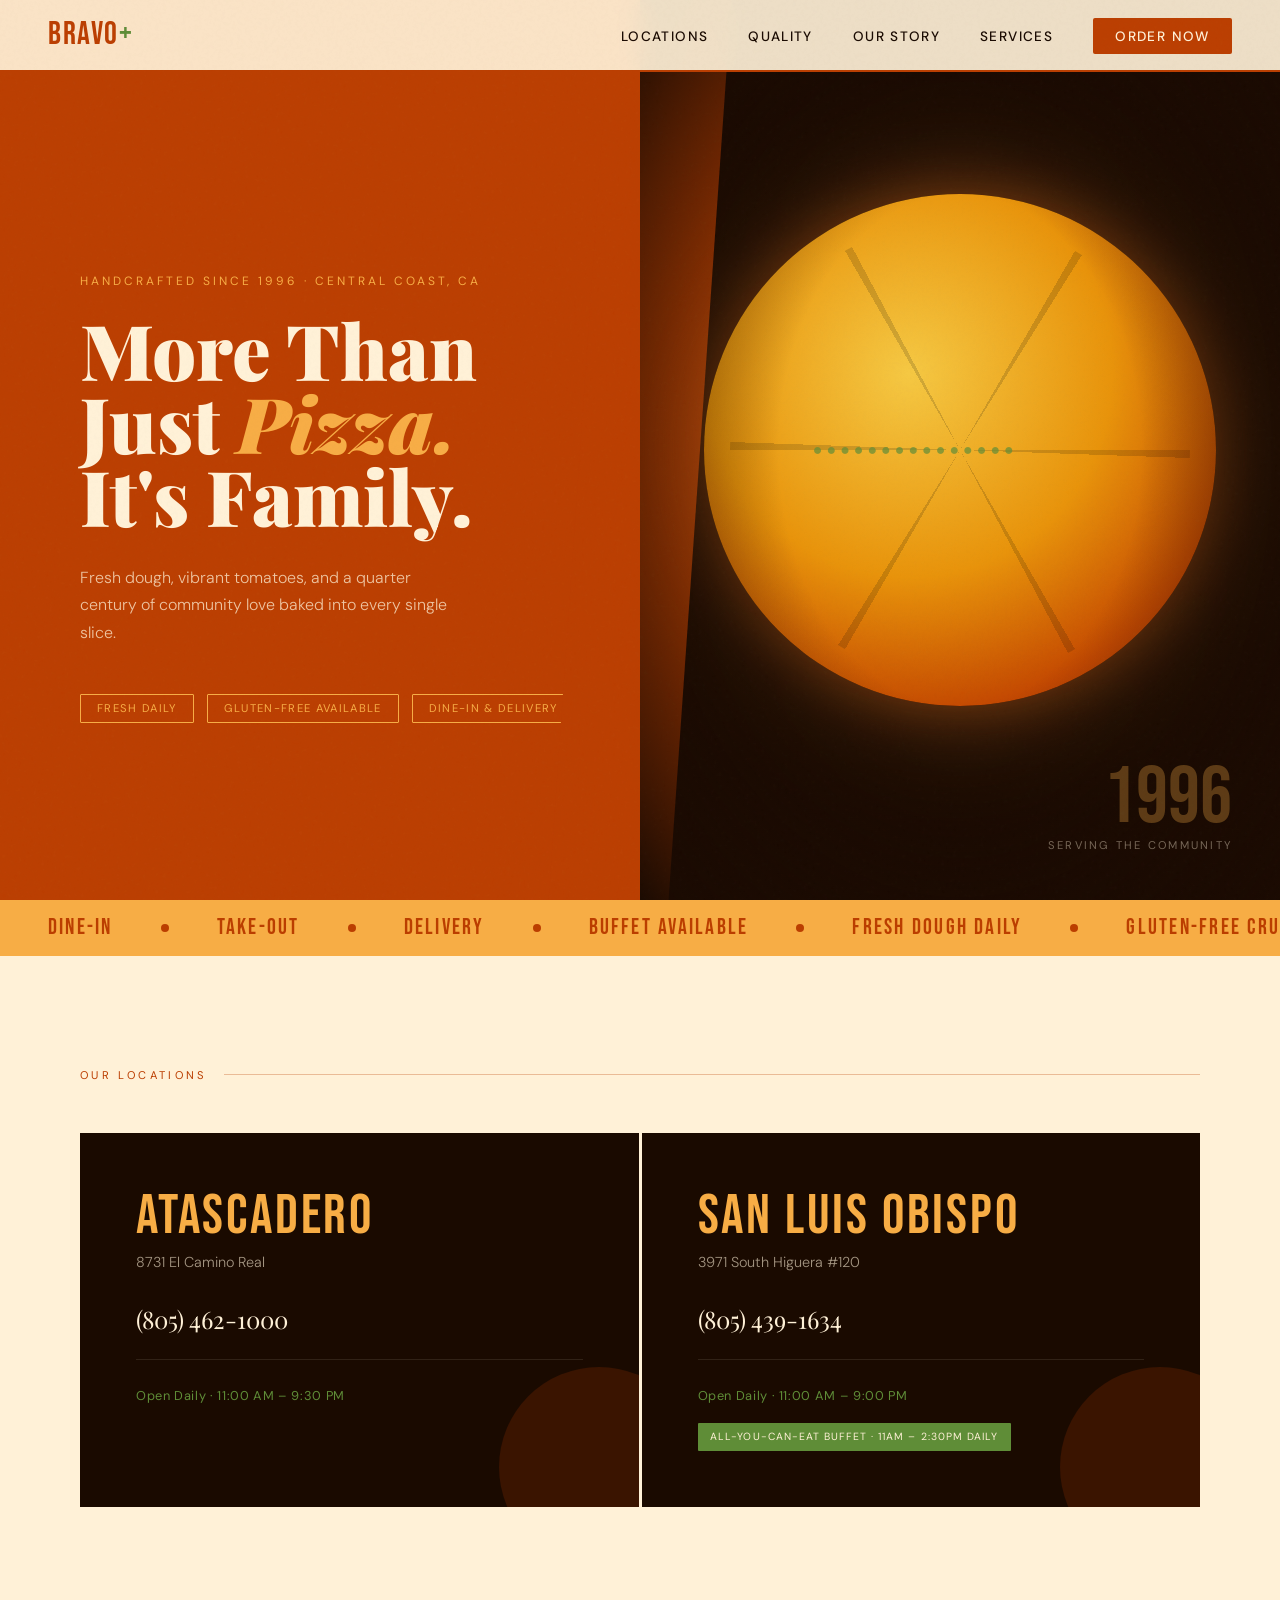
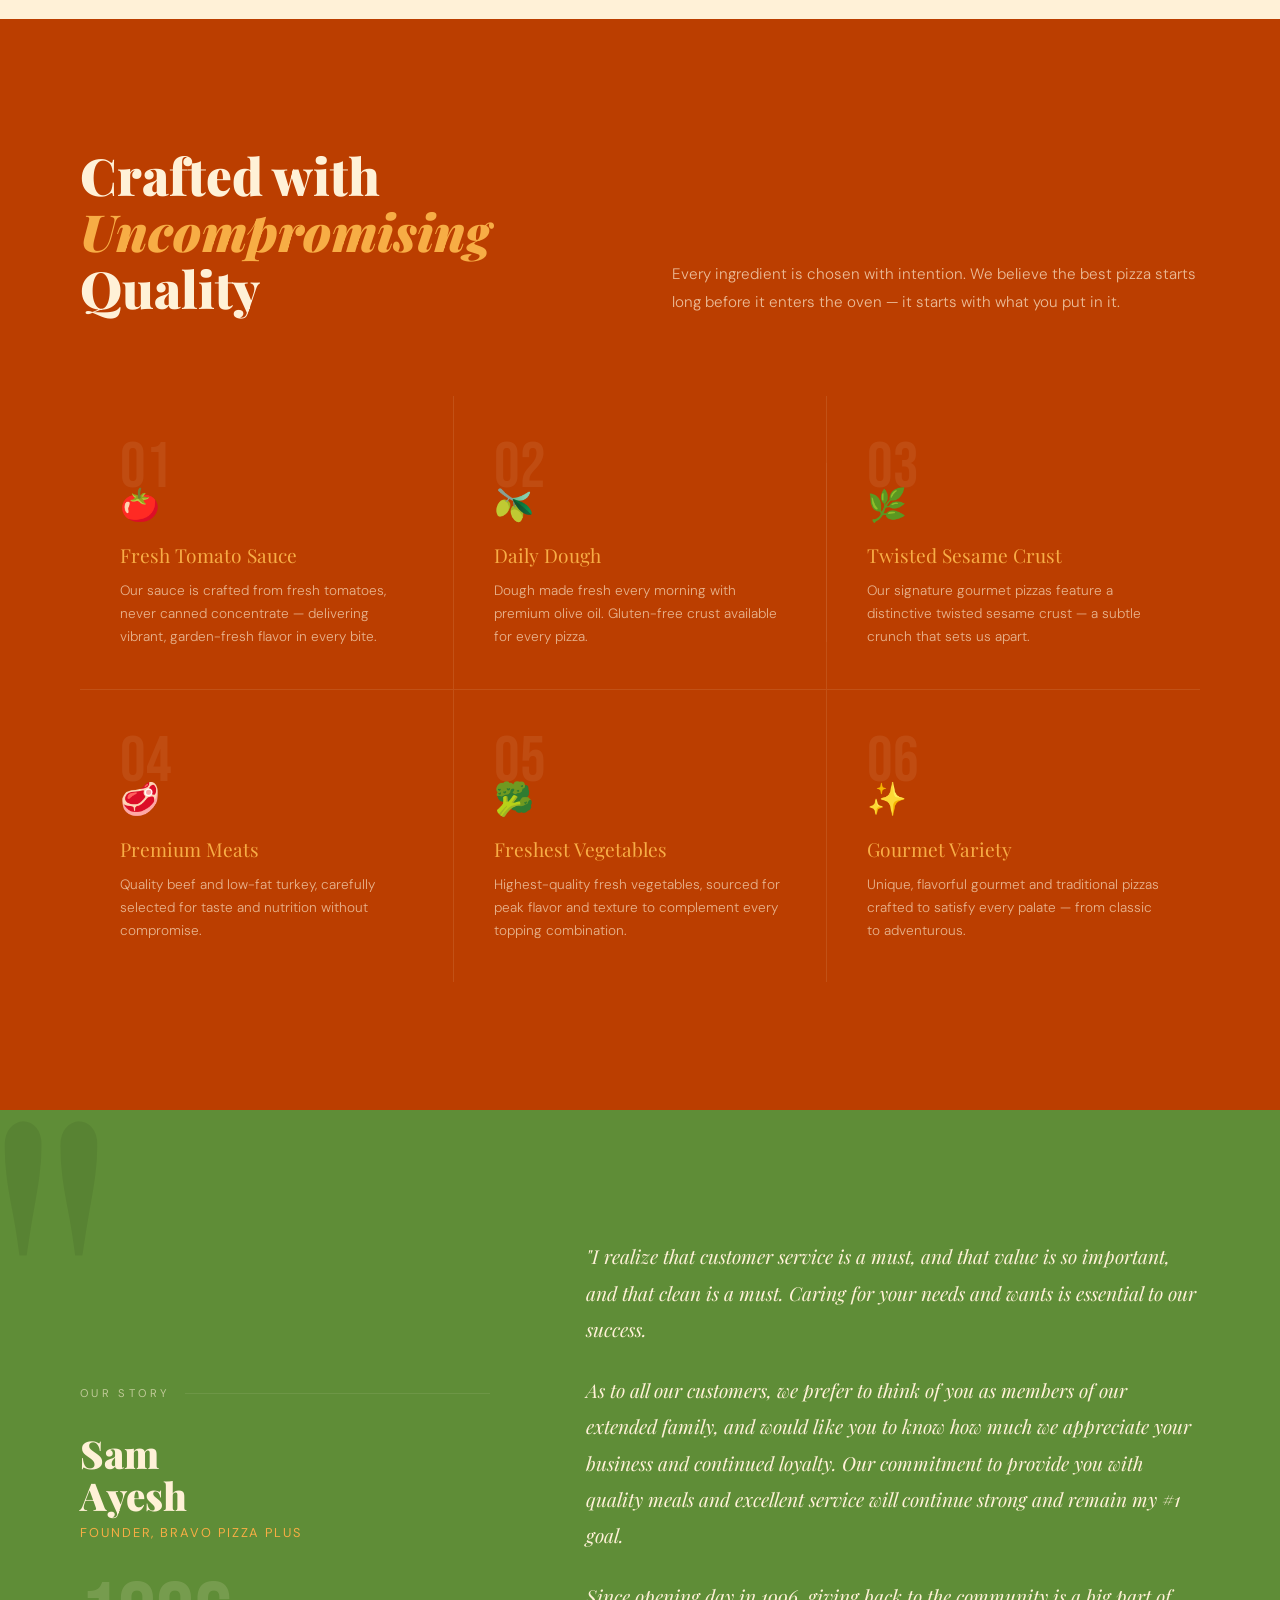
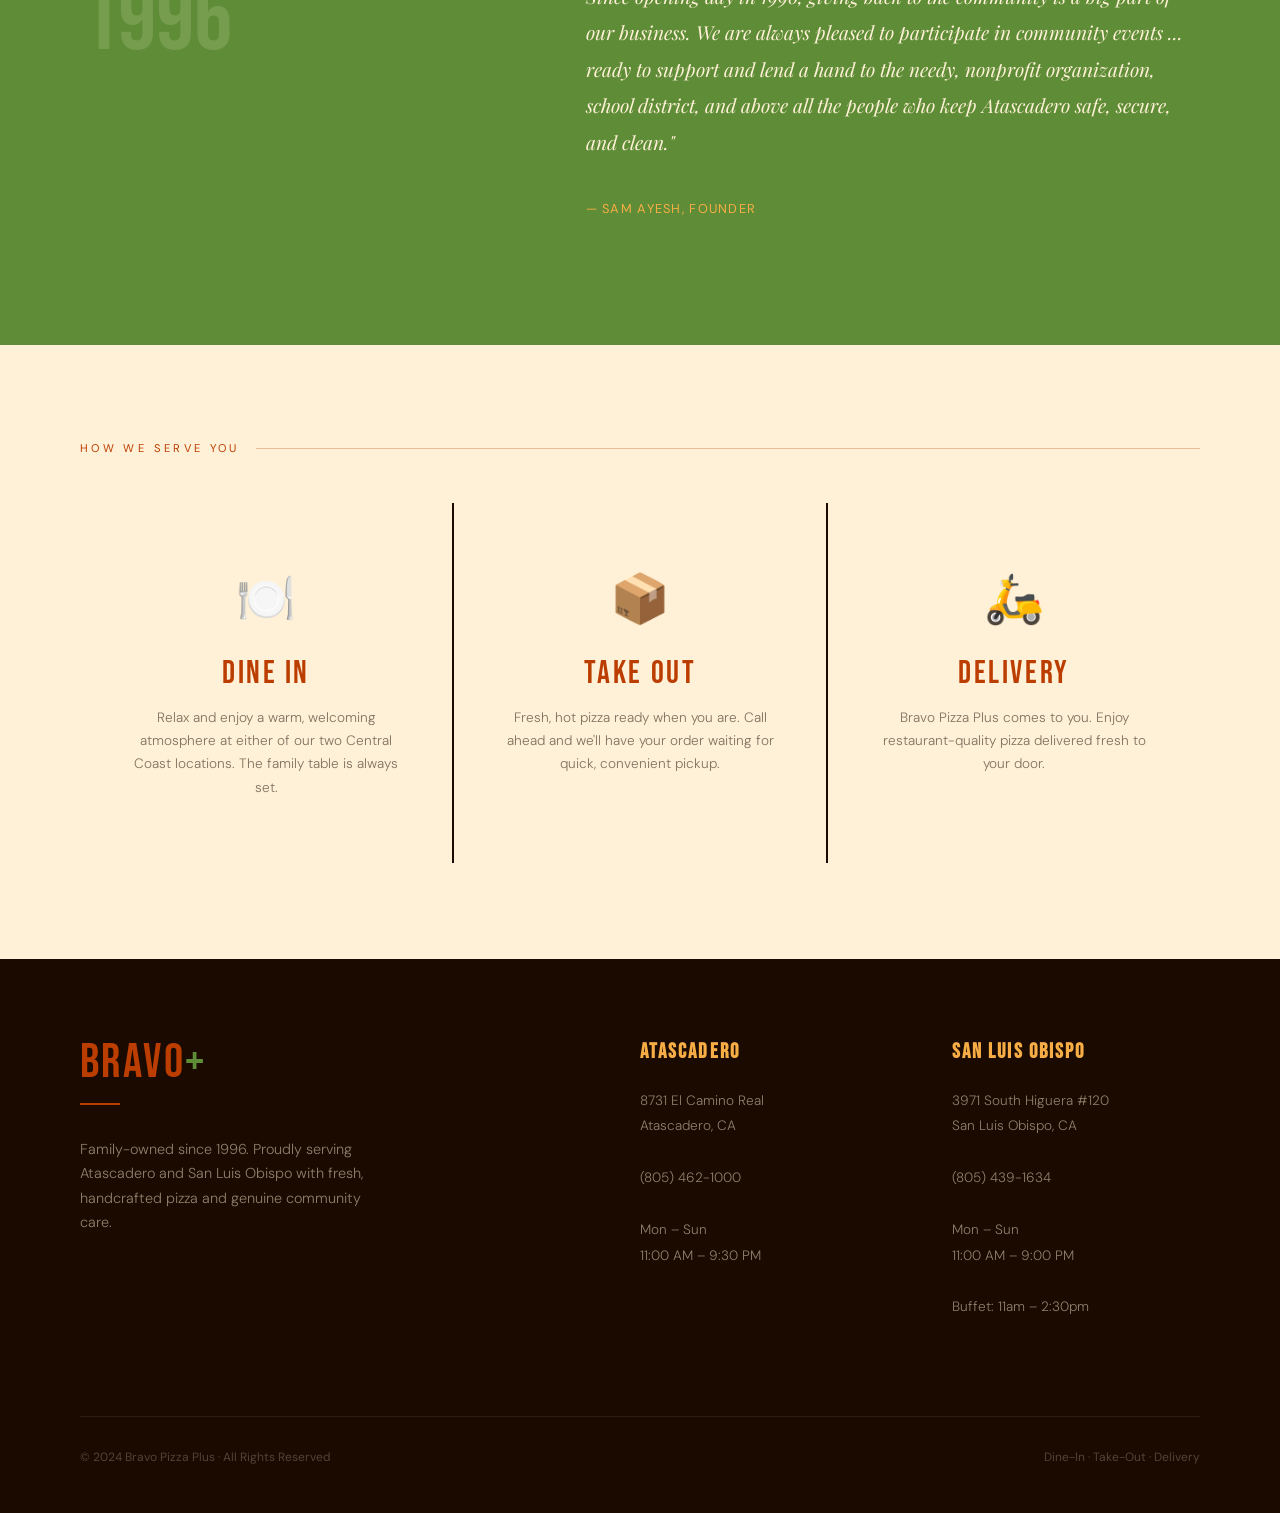
<file: backup-design.html>
<!DOCTYPE html>
<html lang="en">
<head>
    <meta charset="UTF-8">
    <meta name="robots" content="noindex, nofollow">
    <meta name="viewport" content="width=device-width, initial-scale=1.0">
    <title>Bravo Pizza Plus</title>
    <link href="https://fonts.googleapis.com/css2?family=Playfair+Display:ital,wght@0,400;0,700;0,900;1,400;1,700&family=Bebas+Neue&family=DM+Sans:ital,wght@0,300;0,400;0,500;1,300&display=swap" rel="stylesheet">
    <style>
        :root {
            --rock: #BB3E00;
            --orange: #F7AD45;
            --cream: #FFF1D7;
            --green: #5F8D37;
            --dark: #1a0a00;
        }


        *, *::before, *::after { margin: 0; padding: 0; box-sizing: border-box; }


        html { scroll-behavior: smooth; }


        body {
            background: var(--cream);
            color: var(--dark);
            font-family: 'DM Sans', sans-serif;
            overflow-x: hidden;
        }


        /* ─── NOISE OVERLAY ─── */
        body::before {
            content: '';
            position: fixed;
            inset: 0;
            background-image: url("data:image/svg+xml,%3Csvg viewBox='0 0 256 256' xmlns='http://www.w3.org/2000/svg'%3E%3Cfilter id='noise'%3E%3CfeTurbulence type='fractalNoise' baseFrequency='0.9' numOctaves='4' stitchTiles='stitch'/%3E%3C/filter%3E%3Crect width='100%25' height='100%25' filter='url(%23noise)' opacity='0.04'/%3E%3C/svg%3E");
            pointer-events: none;
            z-index: 9999;
            opacity: 0.5;
        }


        /* ─── NAV ─── */
        nav {
            position: fixed;
            top: 0; left: 0; right: 0;
            z-index: 100;
            display: flex;
            align-items: center;
            justify-content: space-between;
            padding: 1.2rem 3rem;
            background: rgba(255,241,215,0.92);
            backdrop-filter: blur(12px);
            border-bottom: 2px solid var(--rock);
        }


        .nav-logo {
            font-family: 'Bebas Neue', cursive;
            font-size: 2rem;
            color: var(--rock);
            letter-spacing: 0.05em;
            line-height: 1;
        }
        .nav-logo span { color: var(--green); }


        nav ul {
            list-style: none;
            display: flex;
            gap: 2.5rem;
            align-items: center;
        }


        nav ul a {
            text-decoration: none;
            font-family: 'DM Sans', sans-serif;
            font-weight: 500;
            font-size: 0.85rem;
            letter-spacing: 0.1em;
            text-transform: uppercase;
            color: var(--dark);
            transition: color 0.2s;
        }
        nav ul a:hover { color: var(--rock); }


        .nav-cta {
            background: var(--rock);
            color: var(--cream) !important;
            padding: 0.6rem 1.4rem;
            border-radius: 2px;
            transition: background 0.2s !important;
        }
        .nav-cta:hover { background: var(--green) !important; color: var(--cream) !important; }


        /* ─── HERO ─── */
        .hero {
            min-height: 100vh;
            display: grid;
            grid-template-columns: 1fr 1fr;
            position: relative;
            overflow: hidden;
        }


        .hero-left {
            background: var(--rock);
            display: flex;
            flex-direction: column;
            justify-content: center;
            padding: 10rem 4rem 4rem 5rem;
            position: relative;
            z-index: 1;
        }


        .hero-left::after {
            content: '';
            position: absolute;
            right: -60px;
            top: 0; bottom: 0;
            width: 120px;
            background: var(--rock);
            transform: skewX(-4deg);
            z-index: 2;
        }


        .hero-eyebrow {
            font-family: 'DM Sans', sans-serif;
            font-size: 0.75rem;
            letter-spacing: 0.25em;
            text-transform: uppercase;
            color: var(--orange);
            margin-bottom: 1.5rem;
            animation: fadeUp 0.8s 0.2s both;
        }


        .hero-title {
            font-family: 'Playfair Display', serif;
            font-size: clamp(3.5rem, 6vw, 6rem);
            font-weight: 900;
            color: var(--cream);
            line-height: 0.95;
            margin-bottom: 2rem;
            animation: fadeUp 0.8s 0.4s both;
        }


        .hero-title em {
            font-style: italic;
            color: var(--orange);
        }


        .hero-subtitle {
            font-size: 1rem;
            color: rgba(255,241,215,0.75);
            line-height: 1.7;
            max-width: 380px;
            margin-bottom: 3rem;
            font-weight: 300;
            animation: fadeUp 0.8s 0.6s both;
        }


        .hero-badges {
            display: flex;
            gap: 0.8rem;
            flex-wrap: wrap;
            animation: fadeUp 0.8s 0.8s both;
        }


        .badge {
            border: 1.5px solid var(--orange);
            color: var(--orange);
            padding: 0.4rem 1rem;
            font-size: 0.7rem;
            letter-spacing: 0.12em;
            text-transform: uppercase;
            border-radius: 1px;
        }


        .hero-right {
            background: var(--dark);
            position: relative;
            display: flex;
            align-items: center;
            justify-content: center;
            overflow: hidden;
        }


        /* Giant pizza graphic */
        .pizza-graphic {
            width: min(520px, 80%);
            aspect-ratio: 1;
            border-radius: 50%;
            background: radial-gradient(circle at 40% 35%, #f5c842 0%, #e8930a 45%, #c44800 75%, #8b2800 100%);
            position: relative;
            box-shadow: 0 0 120px rgba(247,173,69,0.3), 0 0 60px rgba(187,62,0,0.4);
            animation: slowSpin 30s linear infinite;
            z-index: 1;
        }


        @keyframes slowSpin { to { transform: rotate(360deg); } }


        /* Pizza slices overlay effect */
        .pizza-graphic::before {
            content: '';
            position: absolute;
            inset: 5%;
            border-radius: 50%;
            background:
                    conic-gradient(
                            transparent 0deg 30deg,
                            rgba(0,0,0,0.15) 30deg 32deg,
                            transparent 32deg 90deg,
                            rgba(0,0,0,0.15) 90deg 92deg,
                            transparent 92deg 150deg,
                            rgba(0,0,0,0.15) 150deg 152deg,
                            transparent 152deg 210deg,
                            rgba(0,0,0,0.15) 210deg 212deg,
                            transparent 212deg 270deg,
                            rgba(0,0,0,0.15) 270deg 272deg,
                            transparent 272deg 330deg,
                            rgba(0,0,0,0.15) 330deg 332deg,
                            transparent 332deg 360deg
                    );
        }


        /* Toppings dots */
        .pizza-graphic::after {
            content: '●   ●     ●  ●    ●      ●   ●  ●     ●    ●  ●   ●      ●  ●    ●';
            position: absolute;
            inset: 15%;
            border-radius: 50%;
            color: rgba(95,141,55,0.7);
            font-size: 1rem;
            word-break: break-all;
            overflow: hidden;
            line-height: 1.4;
            display: flex;
            align-items: center;
            flex-wrap: wrap;
            padding: 2rem;
        }


        .hero-right-overlay {
            position: absolute;
            inset: 0;
            background: radial-gradient(ellipse at center, transparent 40%, var(--dark) 100%);
            z-index: 2;
        }


        .since-badge {
            position: absolute;
            bottom: 3rem;
            right: 3rem;
            z-index: 3;
            text-align: right;
            animation: fadeUp 0.8s 1s both;
        }


        .since-badge .year {
            font-family: 'Bebas Neue', cursive;
            font-size: 5rem;
            color: var(--orange);
            line-height: 1;
            opacity: 0.3;
        }


        .since-badge .label {
            font-size: 0.7rem;
            letter-spacing: 0.2em;
            text-transform: uppercase;
            color: rgba(255,241,215,0.4);
        }


        /* ─── MARQUEE STRIP ─── */
        .marquee-strip {
            background: var(--orange);
            padding: 0.9rem 0;
            overflow: hidden;
            position: relative;
        }


        .marquee-inner {
            display: flex;
            gap: 0;
            animation: marquee 20s linear infinite;
            width: max-content;
        }


        .marquee-item {
            font-family: 'Bebas Neue', cursive;
            font-size: 1.4rem;
            letter-spacing: 0.1em;
            color: var(--rock);
            padding: 0 3rem;
            white-space: nowrap;
            display: flex;
            align-items: center;
            gap: 3rem;
        }


        .marquee-dot {
            width: 8px;
            height: 8px;
            border-radius: 50%;
            background: var(--rock);
            display: inline-block;
        }


        @keyframes marquee { to { transform: translateX(-50%); } }


        /* ─── LOCATIONS ─── */
        .locations {
            background: var(--cream);
            padding: 7rem 5rem;
            display: grid;
            grid-template-columns: 1fr 1fr;
            gap: 3px;
        }


        .section-label {
            grid-column: 1/-1;
            font-size: 0.7rem;
            letter-spacing: 0.3em;
            text-transform: uppercase;
            color: var(--rock);
            margin-bottom: 3rem;
            display: flex;
            align-items: center;
            gap: 1rem;
        }


        .section-label::after {
            content: '';
            flex: 1;
            height: 1px;
            background: var(--rock);
            opacity: 0.3;
        }


        .location-card {
            background: var(--dark);
            color: var(--cream);
            padding: 3.5rem;
            position: relative;
            overflow: hidden;
            cursor: pointer;
            transition: transform 0.3s;
        }


        .location-card:hover { transform: scale(1.01); }


        .location-card::before {
            content: '';
            position: absolute;
            bottom: -60px; right: -60px;
            width: 200px; height: 200px;
            border-radius: 50%;
            background: var(--rock);
            opacity: 0.2;
            transition: transform 0.4s;
        }
        .location-card:hover::before { transform: scale(1.5); }


        .location-city {
            font-family: 'Bebas Neue', cursive;
            font-size: 3.5rem;
            letter-spacing: 0.05em;
            color: var(--orange);
            line-height: 1;
            margin-bottom: 0.5rem;
        }


        .location-address {
            font-size: 0.9rem;
            color: rgba(255,241,215,0.6);
            margin-bottom: 2rem;
            font-weight: 300;
        }


        .location-phone {
            font-family: 'Playfair Display', serif;
            font-size: 1.5rem;
            color: var(--cream);
            margin-bottom: 1.5rem;
        }


        .location-hours {
            font-size: 0.8rem;
            color: var(--green);
            letter-spacing: 0.05em;
            line-height: 1.8;
            border-top: 1px solid rgba(255,241,215,0.1);
            padding-top: 1.5rem;
        }


        .location-special {
            display: inline-block;
            background: var(--green);
            color: var(--cream);
            font-size: 0.65rem;
            letter-spacing: 0.1em;
            text-transform: uppercase;
            padding: 0.3rem 0.8rem;
            margin-top: 1rem;
            border-radius: 1px;
        }


        /* ─── INGREDIENTS SECTION ─── */
        .ingredients {
            background: var(--rock);
            padding: 8rem 5rem;
            position: relative;
            overflow: hidden;
        }


        .ingredients::before {
            content: 'FRESH';
            position: absolute;
            font-family: 'Bebas Neue', cursive;
            font-size: 20vw;
            color: rgba(255,255,255,0.04);
            top: 50%; left: 50%;
            transform: translate(-50%,-50%);
            pointer-events: none;
            letter-spacing: 0.1em;
        }


        .ingredients-header {
            display: grid;
            grid-template-columns: 1fr 1fr;
            gap: 4rem;
            margin-bottom: 5rem;
        }


        .ingredients h2 {
            font-family: 'Playfair Display', serif;
            font-size: clamp(2.5rem, 4vw, 4rem);
            font-weight: 900;
            color: var(--cream);
            line-height: 1.1;
        }


        .ingredients h2 em {
            font-style: italic;
            color: var(--orange);
        }


        .ingredients-intro {
            color: rgba(255,241,215,0.7);
            font-weight: 300;
            line-height: 1.8;
            font-size: 0.95rem;
            align-self: end;
        }


        .ingredients-grid {
            display: grid;
            grid-template-columns: repeat(3, 1fr);
            gap: 1px;
            background: rgba(255,241,215,0.1);
        }


        .ingredient-item {
            background: var(--rock);
            padding: 2.5rem;
            position: relative;
            transition: background 0.3s;
        }
        .ingredient-item:hover { background: #cc4500; }


        .ingredient-number {
            font-family: 'Bebas Neue', cursive;
            font-size: 4rem;
            color: rgba(255,241,215,0.08);
            line-height: 1;
            margin-bottom: -1rem;
        }


        .ingredient-icon {
            font-size: 2rem;
            margin-bottom: 1rem;
        }


        .ingredient-title {
            font-family: 'Playfair Display', serif;
            font-size: 1.2rem;
            color: var(--orange);
            margin-bottom: 0.7rem;
        }


        .ingredient-desc {
            font-size: 0.85rem;
            color: rgba(255,241,215,0.65);
            line-height: 1.7;
            font-weight: 300;
        }


        /* ─── FOUNDER ─── */
        .founder {
            background: var(--green);
            padding: 8rem 5rem;
            display: grid;
            grid-template-columns: 1fr 1.5fr;
            gap: 6rem;
            align-items: center;
            position: relative;
            overflow: hidden;
        }


        .founder::after {
            content: '"';
            position: absolute;
            font-family: 'Playfair Display', serif;
            font-size: 40vw;
            color: rgba(0,0,0,0.07);
            top: -10%;
            left: -2%;
            line-height: 1;
            pointer-events: none;
        }


        .founder-meta {
            position: relative;
            z-index: 1;
        }


        .founder-meta .section-label {
            color: rgba(255,241,215,0.6);
            margin-bottom: 2rem;
        }
        .founder-meta .section-label::after { background: rgba(255,241,215,0.3); }


        .founder-name {
            font-family: 'Playfair Display', serif;
            font-size: clamp(2rem, 3vw, 3.5rem);
            font-weight: 900;
            color: var(--cream);
            line-height: 1.1;
            margin-bottom: 0.5rem;
        }


        .founder-title {
            font-size: 0.8rem;
            letter-spacing: 0.15em;
            text-transform: uppercase;
            color: var(--orange);
            margin-bottom: 2rem;
        }


        .founder-since {
            font-family: 'Bebas Neue', cursive;
            font-size: 6rem;
            color: rgba(255,241,215,0.15);
            line-height: 1;
        }


        .founder-quote {
            position: relative;
            z-index: 1;
        }


        .quote-text {
            font-family: 'Playfair Display', serif;
            font-size: clamp(1rem, 1.5vw, 1.25rem);
            font-style: italic;
            color: var(--cream);
            line-height: 1.9;
            font-weight: 400;
        }


        .quote-text p + p { margin-top: 1.5rem; }


        .quote-sig {
            margin-top: 2.5rem;
            font-size: 0.8rem;
            letter-spacing: 0.1em;
            text-transform: uppercase;
            color: var(--orange);
        }


        /* ─── SERVICES STRIP ─── */
        .services {
            background: var(--cream);
            padding: 6rem 5rem;
        }


        .services-grid {
            display: grid;
            grid-template-columns: repeat(3, 1fr);
            gap: 2px;
            background: var(--dark);
            margin-top: 3rem;
        }


        .service-card {
            background: var(--cream);
            padding: 4rem 3rem;
            text-align: center;
            transition: all 0.3s;
            cursor: default;
        }
        .service-card:hover {
            background: var(--dark);
            color: var(--cream);
        }
        .service-card:hover .service-icon { color: var(--orange); }
        .service-card:hover .service-name { color: var(--cream); }
        .service-card:hover .service-desc { color: rgba(255,241,215,0.6); }


        .service-icon {
            font-size: 3rem;
            margin-bottom: 1.5rem;
            transition: color 0.3s;
        }


        .service-name {
            font-family: 'Bebas Neue', cursive;
            font-size: 2rem;
            letter-spacing: 0.08em;
            color: var(--rock);
            margin-bottom: 0.8rem;
            transition: color 0.3s;
        }


        .service-desc {
            font-size: 0.85rem;
            color: rgba(26,10,0,0.55);
            line-height: 1.7;
            font-weight: 300;
            transition: color 0.3s;
        }


        /* ─── FOOTER ─── */
        footer {
            background: var(--dark);
            color: var(--cream);
            padding: 5rem 5rem 3rem;
            display: grid;
            grid-template-columns: 2fr 1fr 1fr;
            gap: 4rem;
        }


        .footer-brand .nav-logo {
            font-size: 3rem;
            display: block;
            margin-bottom: 1rem;
        }


        .footer-tagline {
            font-size: 0.9rem;
            color: rgba(255,241,215,0.5);
            font-weight: 300;
            line-height: 1.7;
            max-width: 300px;
            margin-bottom: 2rem;
        }


        .footer-divider {
            width: 40px;
            height: 2px;
            background: var(--rock);
            margin-bottom: 2rem;
        }


        .footer-col h4 {
            font-family: 'Bebas Neue', cursive;
            font-size: 1.3rem;
            letter-spacing: 0.1em;
            color: var(--orange);
            margin-bottom: 1.5rem;
        }


        .footer-col p, .footer-col address {
            font-size: 0.85rem;
            color: rgba(255,241,215,0.5);
            line-height: 1.9;
            font-style: normal;
            font-weight: 300;
        }


        .footer-col a {
            color: rgba(255,241,215,0.5);
            text-decoration: none;
            transition: color 0.2s;
        }
        .footer-col a:hover { color: var(--orange); }


        .footer-bottom {
            grid-column: 1/-1;
            border-top: 1px solid rgba(255,241,215,0.08);
            padding-top: 2rem;
            display: flex;
            justify-content: space-between;
            align-items: center;
            font-size: 0.75rem;
            color: rgba(255,241,215,0.25);
            margin-top: 2rem;
        }


        /* ─── ANIMATIONS ─── */
        @keyframes fadeUp {
            from { opacity: 0; transform: translateY(30px); }
            to { opacity: 1; transform: translateY(0); }
        }


        .reveal {
            opacity: 0;
            transform: translateY(40px);
            transition: opacity 0.7s, transform 0.7s;
        }
        .reveal.visible {
            opacity: 1;
            transform: translateY(0);
        }


        /* ─── RESPONSIVE ─── */
        @media (max-width: 900px) {
            nav { padding: 1rem 1.5rem; }
            nav ul { display: none; }
            .hero { grid-template-columns: 1fr; }
            .hero-right { min-height: 50vw; }
            .hero-left { padding: 8rem 2rem 4rem; }
            .hero-left::after { display: none; }
            .locations, .ingredients-header, .founder, .services-grid { grid-template-columns: 1fr; }
            .ingredients-grid { grid-template-columns: 1fr 1fr; }
            .locations, .ingredients, .founder, .services, footer { padding: 4rem 2rem; }
            .ingredients-grid { grid-template-columns: 1fr; }
            footer { grid-template-columns: 1fr; }
            .footer-bottom { flex-direction: column; gap: 1rem; text-align: center; }
        }
    </style>
</head>
<body>


<!-- NAV -->
<nav>
    <div class="nav-logo">Bravo<span>+</span></div>
    <ul>
        <li><a href="#locations">Locations</a></li>
        <li><a href="#quality">Quality</a></li>
        <li><a href="#founder">Our Story</a></li>
        <li><a href="#services">Services</a></li>
        <li><a href="tel:8054621000" class="nav-cta">Order Now</a></li>
    </ul>
</nav>


<!-- HERO -->
<section class="hero">
    <div class="hero-left">
        <p class="hero-eyebrow">Handcrafted Since 1996 · Central Coast, CA</p>
        <h1 class="hero-title">
            More Than<br>
            Just <em>Pizza.</em><br>
            It's Family.
        </h1>
        <p class="hero-subtitle">Fresh dough, vibrant tomatoes, and a quarter century of community love baked into every single slice.</p>
        <div class="hero-badges">
            <span class="badge">Fresh Daily</span>
            <span class="badge">Gluten-Free Available</span>
            <span class="badge">Dine-In & Delivery</span>
        </div>
    </div>
    <div class="hero-right">
        <div class="pizza-graphic"></div>
        <div class="hero-right-overlay"></div>
        <div class="since-badge">
            <div class="year">1996</div>
            <div class="label">Serving the Community</div>
        </div>
    </div>
</section>


<!-- MARQUEE -->
<div class="marquee-strip">
    <div class="marquee-inner">
        <!-- repeated twice for seamless loop -->
        <span class="marquee-item">Dine-In <span class="marquee-dot"></span> Take-Out <span class="marquee-dot"></span> Delivery <span class="marquee-dot"></span> Buffet Available <span class="marquee-dot"></span> Fresh Dough Daily <span class="marquee-dot"></span> Gluten-Free Crust <span class="marquee-dot"></span> Twisted Sesame Crust <span class="marquee-dot"></span> Community First</span>
        <span class="marquee-item">Dine-In <span class="marquee-dot"></span> Take-Out <span class="marquee-dot"></span> Delivery <span class="marquee-dot"></span> Buffet Available <span class="marquee-dot"></span> Fresh Dough Daily <span class="marquee-dot"></span> Gluten-Free Crust <span class="marquee-dot"></span> Twisted Sesame Crust <span class="marquee-dot"></span> Community First</span>
    </div>
</div>


<!-- LOCATIONS -->
<section class="locations" id="locations">
    <div class="section-label">Our Locations</div>
    <div class="location-card reveal">
        <div class="location-city">Atascadero</div>
        <p class="location-address">8731 El Camino Real</p>
        <p class="location-phone">(805) 462-1000</p>
        <div class="location-hours">
            Open Daily · 11:00 AM – 9:30 PM
        </div>
    </div>
    <div class="location-card reveal">
        <div class="location-city">San Luis Obispo</div>
        <p class="location-address">3971 South Higuera #120</p>
        <p class="location-phone">(805) 439-1634</p>
        <div class="location-hours">
            Open Daily · 11:00 AM – 9:00 PM
            <div>
                <span class="location-special">All-You-Can-Eat Buffet · 11am – 2:30pm Daily</span>
            </div>
        </div>
    </div>
</section>


<!-- INGREDIENTS -->
<section class="ingredients" id="quality">
    <div class="ingredients-header reveal">
        <h2>
            Crafted with<br>
            <em>Uncompromising</em><br>
            Quality
        </h2>
        <p class="ingredients-intro">Every ingredient is chosen with intention. We believe the best pizza starts long before it enters the oven — it starts with what you put in it.</p>
    </div>
    <div class="ingredients-grid">
        <div class="ingredient-item reveal">
            <div class="ingredient-number">01</div>
            <div class="ingredient-icon">🍅</div>
            <div class="ingredient-title">Fresh Tomato Sauce</div>
            <p class="ingredient-desc">Our sauce is crafted from fresh tomatoes, never canned concentrate — delivering vibrant, garden-fresh flavor in every bite.</p>
        </div>
        <div class="ingredient-item reveal">
            <div class="ingredient-number">02</div>
            <div class="ingredient-icon">🫒</div>
            <div class="ingredient-title">Daily Dough</div>
            <p class="ingredient-desc">Dough made fresh every morning with premium olive oil. Gluten-free crust available for every pizza.</p>
        </div>
        <div class="ingredient-item reveal">
            <div class="ingredient-number">03</div>
            <div class="ingredient-icon">🌿</div>
            <div class="ingredient-title">Twisted Sesame Crust</div>
            <p class="ingredient-desc">Our signature gourmet pizzas feature a distinctive twisted sesame crust — a subtle crunch that sets us apart.</p>
        </div>
        <div class="ingredient-item reveal">
            <div class="ingredient-number">04</div>
            <div class="ingredient-icon">🥩</div>
            <div class="ingredient-title">Premium Meats</div>
            <p class="ingredient-desc">Quality beef and low-fat turkey, carefully selected for taste and nutrition without compromise.</p>
        </div>
        <div class="ingredient-item reveal">
            <div class="ingredient-number">05</div>
            <div class="ingredient-icon">🥦</div>
            <div class="ingredient-title">Freshest Vegetables</div>
            <p class="ingredient-desc">Highest-quality fresh vegetables, sourced for peak flavor and texture to complement every topping combination.</p>
        </div>
        <div class="ingredient-item reveal">
            <div class="ingredient-number">06</div>
            <div class="ingredient-icon">✨</div>
            <div class="ingredient-title">Gourmet Variety</div>
            <p class="ingredient-desc">Unique, flavorful gourmet and traditional pizzas crafted to satisfy every palate — from classic to adventurous.</p>
        </div>
    </div>
</section>


<!-- FOUNDER -->
<section class="founder" id="founder">
    <div class="founder-meta reveal">
        <div class="section-label">Our Story</div>
        <div class="founder-name">Sam<br>Ayesh</div>
        <div class="founder-title">Founder, Bravo Pizza Plus</div>
        <div class="founder-since">1996</div>
    </div>
    <div class="founder-quote reveal">
        <div class="quote-text">
            <p>"I realize that customer service is a must, and that value is so important, and that clean is a must. Caring for your needs and wants is essential to our success.</p>
            <p>As to all our customers, we prefer to think of you as members of our extended family, and would like you to know how much we appreciate your business and continued loyalty. Our commitment to provide you with quality meals and excellent service will continue strong and remain my #1 goal.</p>
            <p>Since opening day in 1996, giving back to the community is a big part of our business. We are always pleased to participate in community events ... ready to support and lend a hand to the needy, nonprofit organization, school district, and above all the people who keep Atascadero safe, secure, and clean."</p>
        </div>
        <p class="quote-sig">— Sam Ayesh, Founder</p>
    </div>
</section>


<!-- SERVICES -->
<section class="services" id="services">
    <div class="section-label">How We Serve You</div>
    <div class="services-grid">
        <div class="service-card reveal">
            <div class="service-icon">🍽️</div>
            <div class="service-name">Dine In</div>
            <p class="service-desc">Relax and enjoy a warm, welcoming atmosphere at either of our two Central Coast locations. The family table is always set.</p>
        </div>
        <div class="service-card reveal">
            <div class="service-icon">📦</div>
            <div class="service-name">Take Out</div>
            <p class="service-desc">Fresh, hot pizza ready when you are. Call ahead and we'll have your order waiting for quick, convenient pickup.</p>
        </div>
        <div class="service-card reveal">
            <div class="service-icon">🛵</div>
            <div class="service-name">Delivery</div>
            <p class="service-desc">Bravo Pizza Plus comes to you. Enjoy restaurant-quality pizza delivered fresh to your door.</p>
        </div>
    </div>
</section>


<!-- FOOTER -->
<footer>
    <div class="footer-brand">
        <span class="nav-logo">Bravo<span>+</span></span>
        <div class="footer-divider"></div>
        <p class="footer-tagline">Family-owned since 1996. Proudly serving Atascadero and San Luis Obispo with fresh, handcrafted pizza and genuine community care.</p>
    </div>
    <div class="footer-col">
        <h4>Atascadero</h4>
        <address>
            8731 El Camino Real<br>
            Atascadero, CA<br><br>
            <a href="tel:8054621000">(805) 462-1000</a><br><br>
            Mon – Sun<br>
            11:00 AM – 9:30 PM
        </address>
    </div>
    <div class="footer-col">
        <h4>San Luis Obispo</h4>
        <address>
            3971 South Higuera #120<br>
            San Luis Obispo, CA<br><br>
            <a href="tel:8054391634">(805) 439-1634</a><br><br>
            Mon – Sun<br>
            11:00 AM – 9:00 PM<br><br>
            Buffet: 11am – 2:30pm
        </address>
    </div>
    <div class="footer-bottom">
        <span>© 2024 Bravo Pizza Plus · All Rights Reserved</span>
        <span>Dine-In · Take-Out · Delivery</span>
    </div>
</footer>


<script>
    // Scroll reveal
    const reveals = document.querySelectorAll('.reveal');
    const observer = new IntersectionObserver((entries) => {
        entries.forEach((entry, i) => {
            if (entry.isIntersecting) {
                setTimeout(() => entry.target.classList.add('visible'), i * 80);
                observer.unobserve(entry.target);
            }
        });
    }, { threshold: 0.1 });
    reveals.forEach(el => observer.observe(el));


    // Nav scroll effect
    const nav = document.querySelector('nav');
    window.addEventListener('scroll', () => {
        nav.style.boxShadow = window.scrollY > 50 ? '0 4px 30px rgba(0,0,0,0.1)' : 'none';
    });
</script>
</body>
</html>
</file>
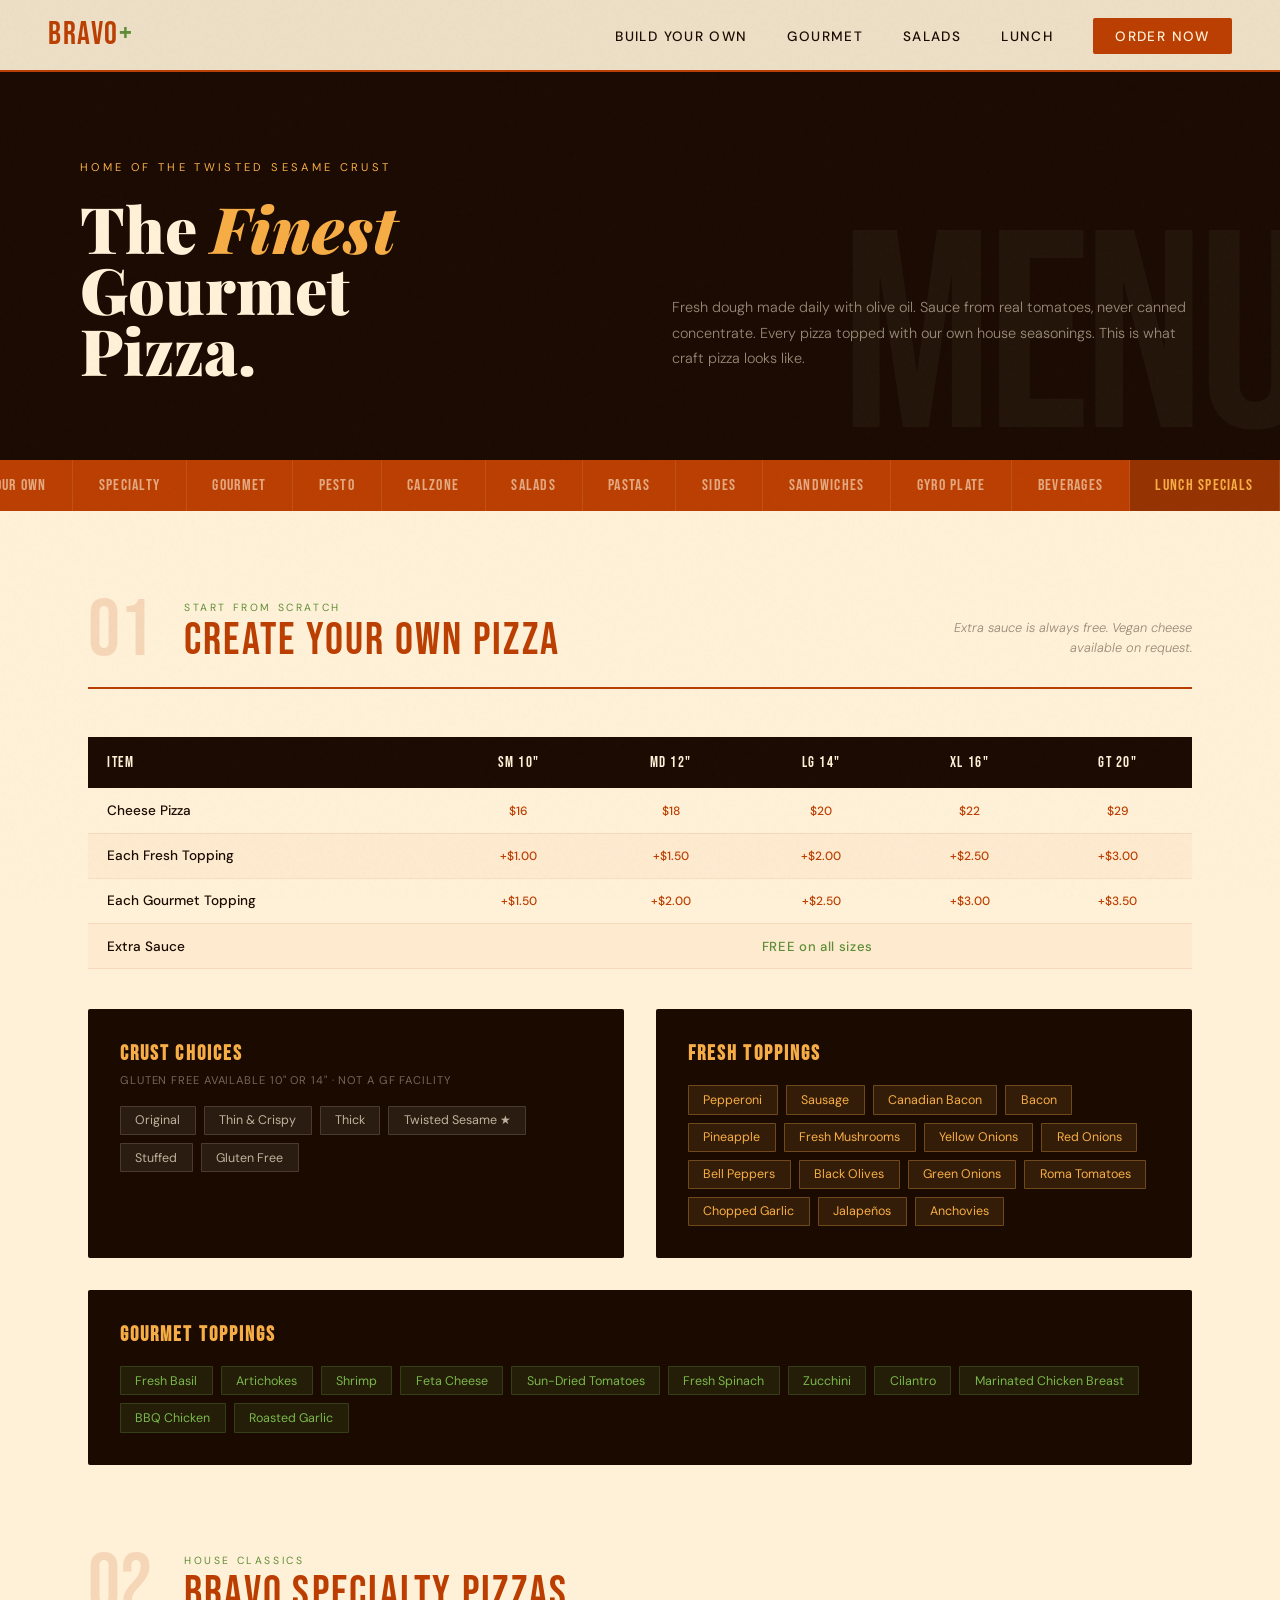
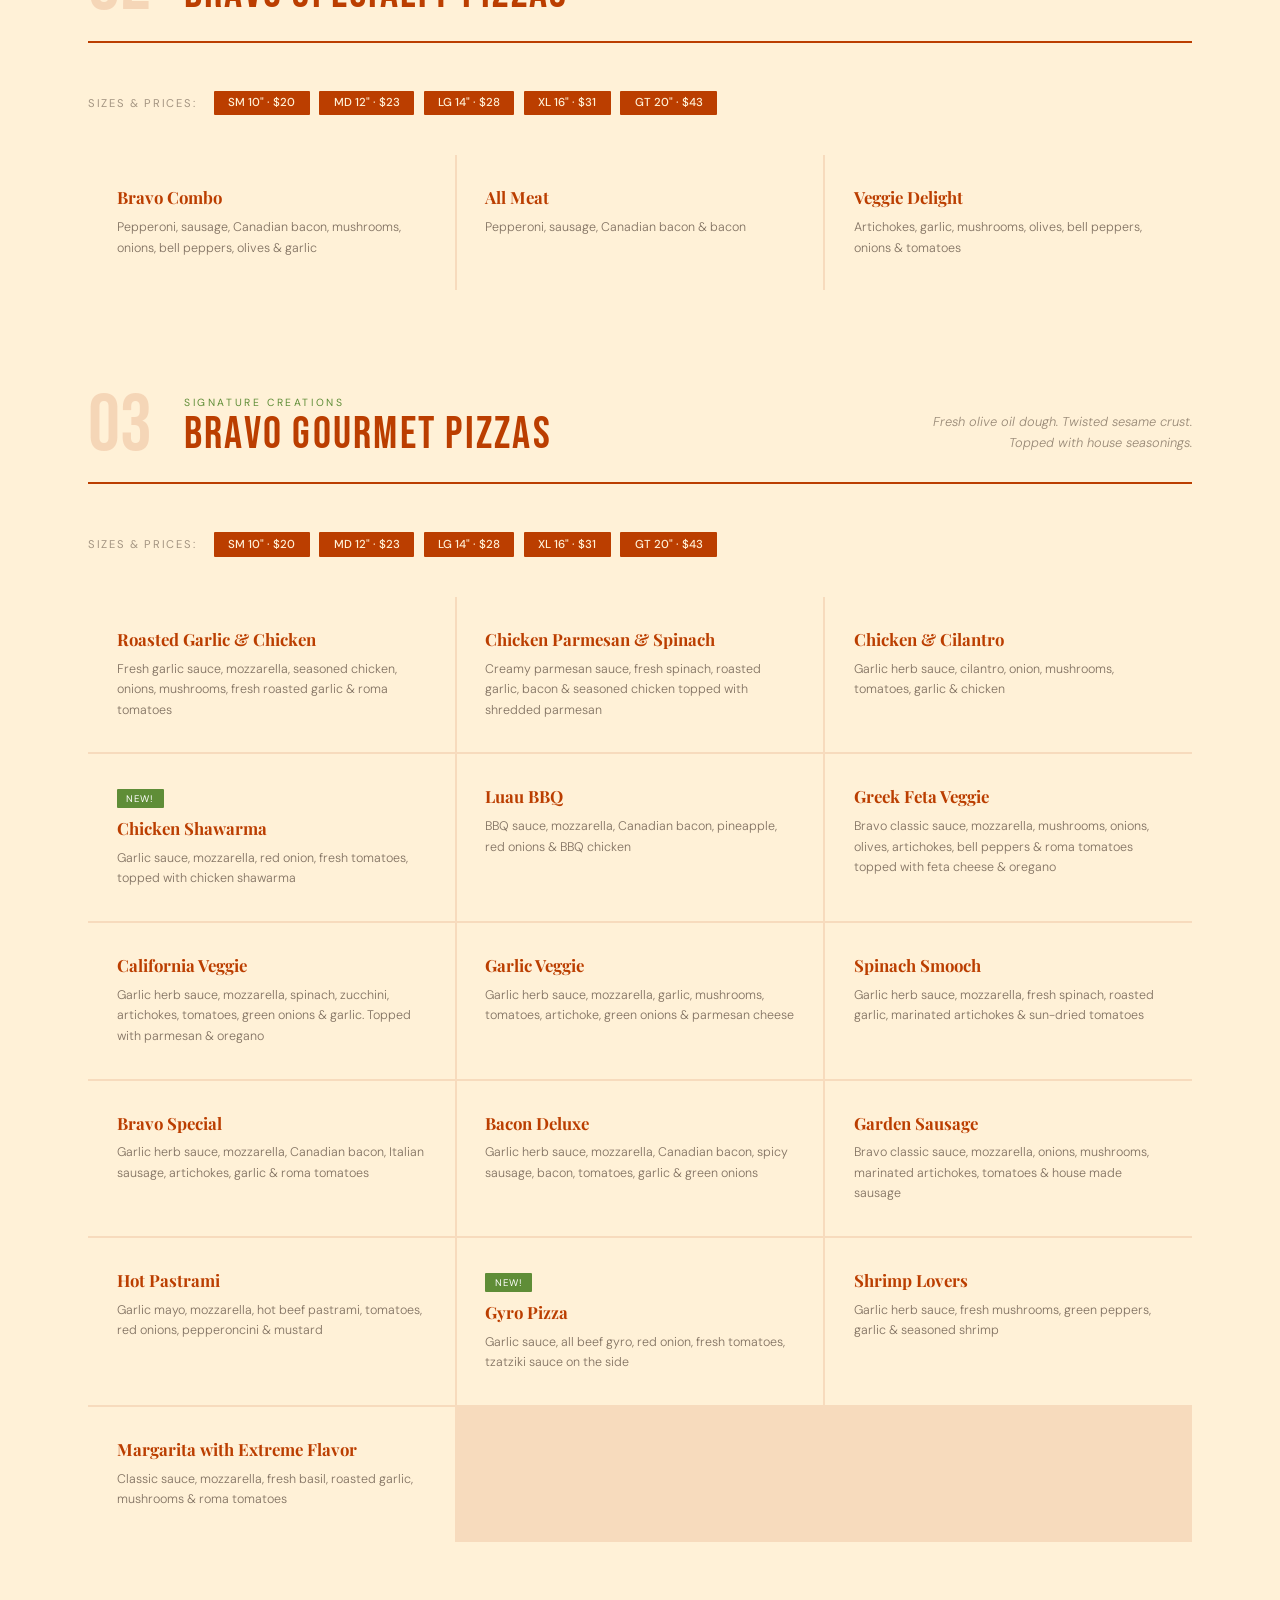
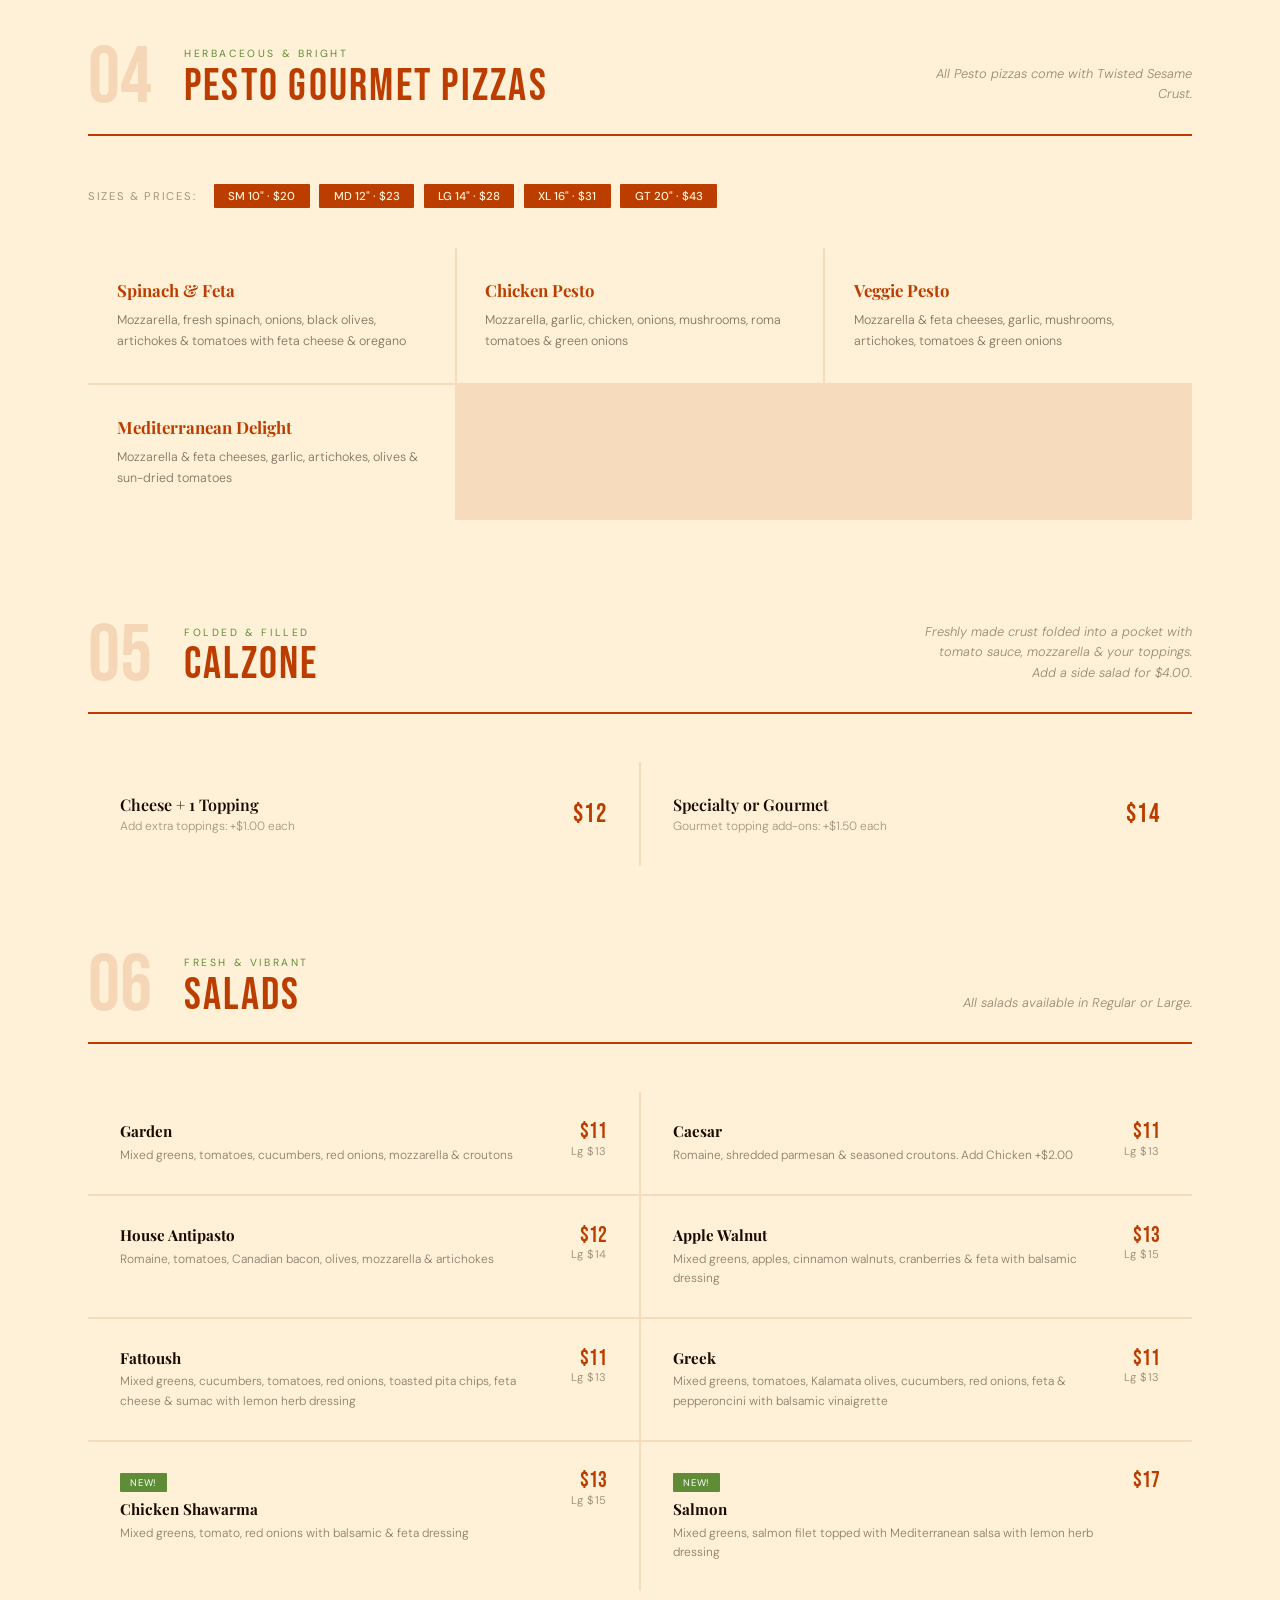
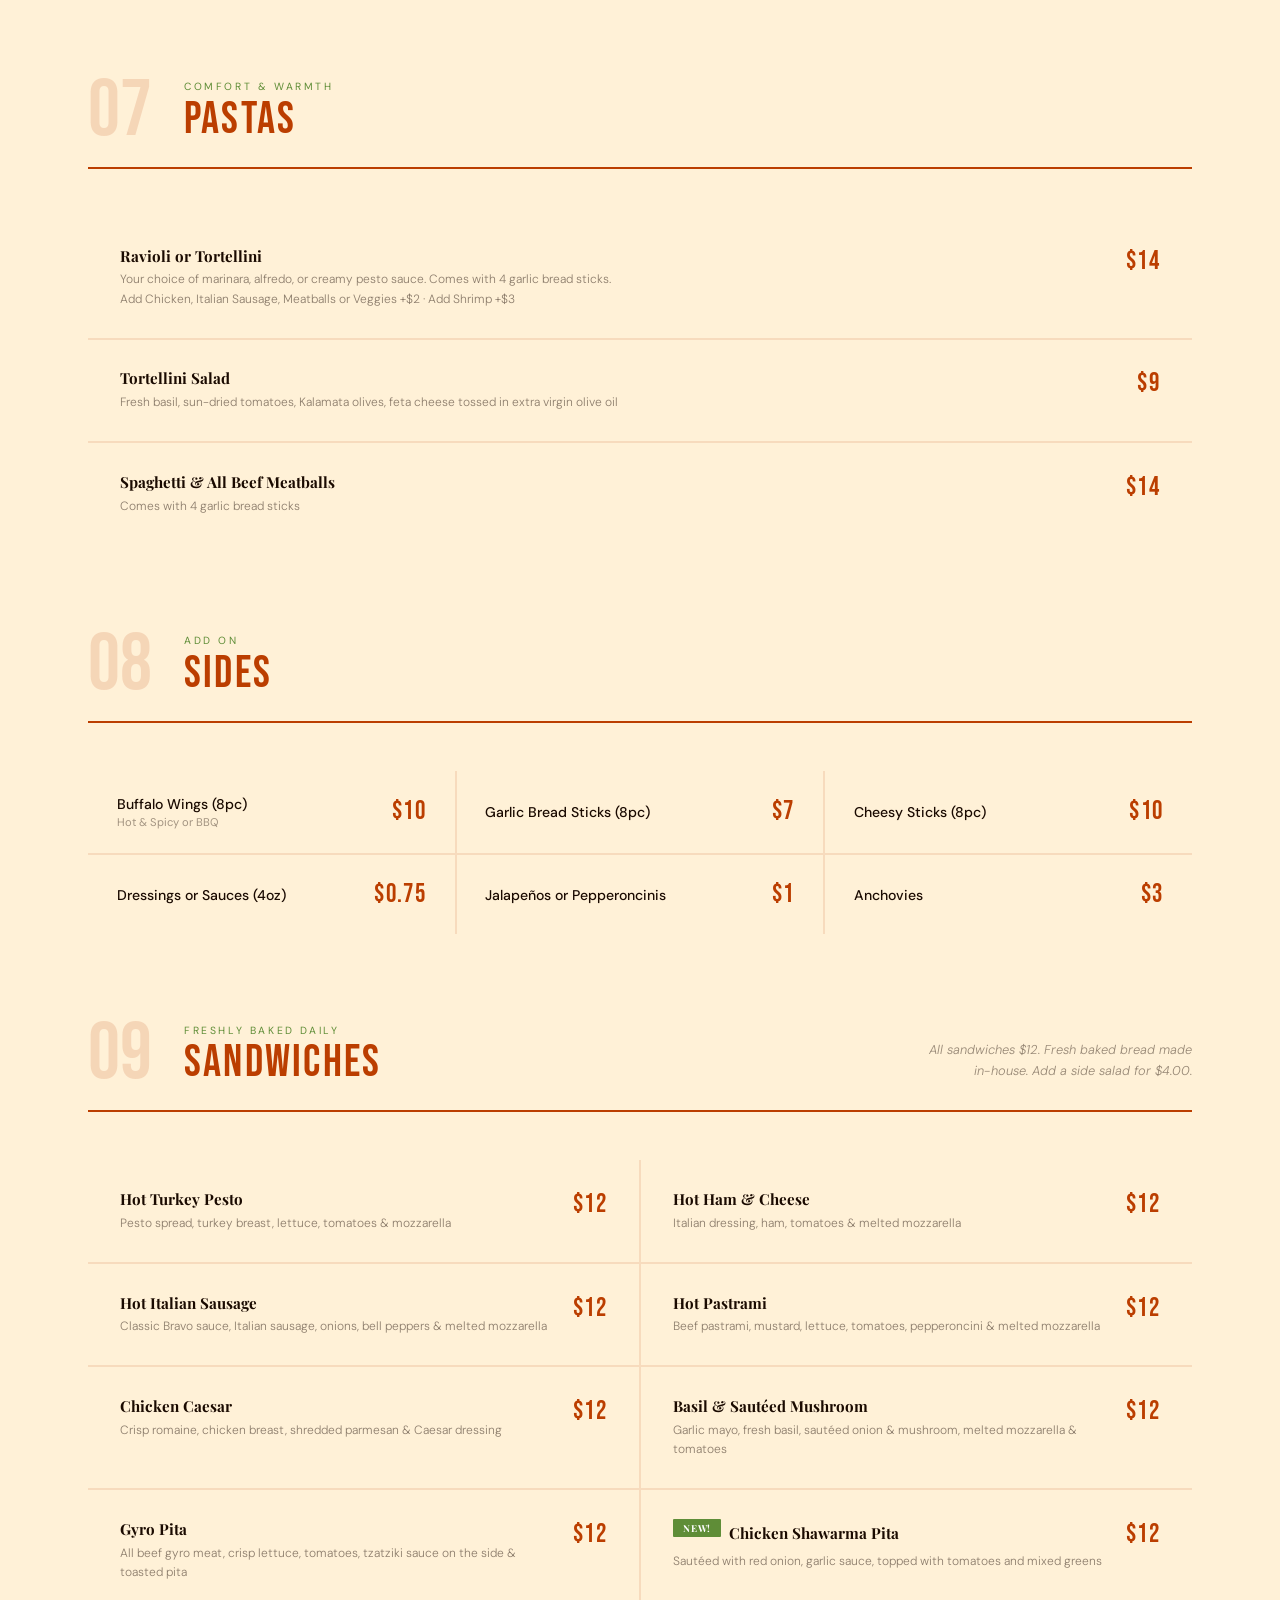
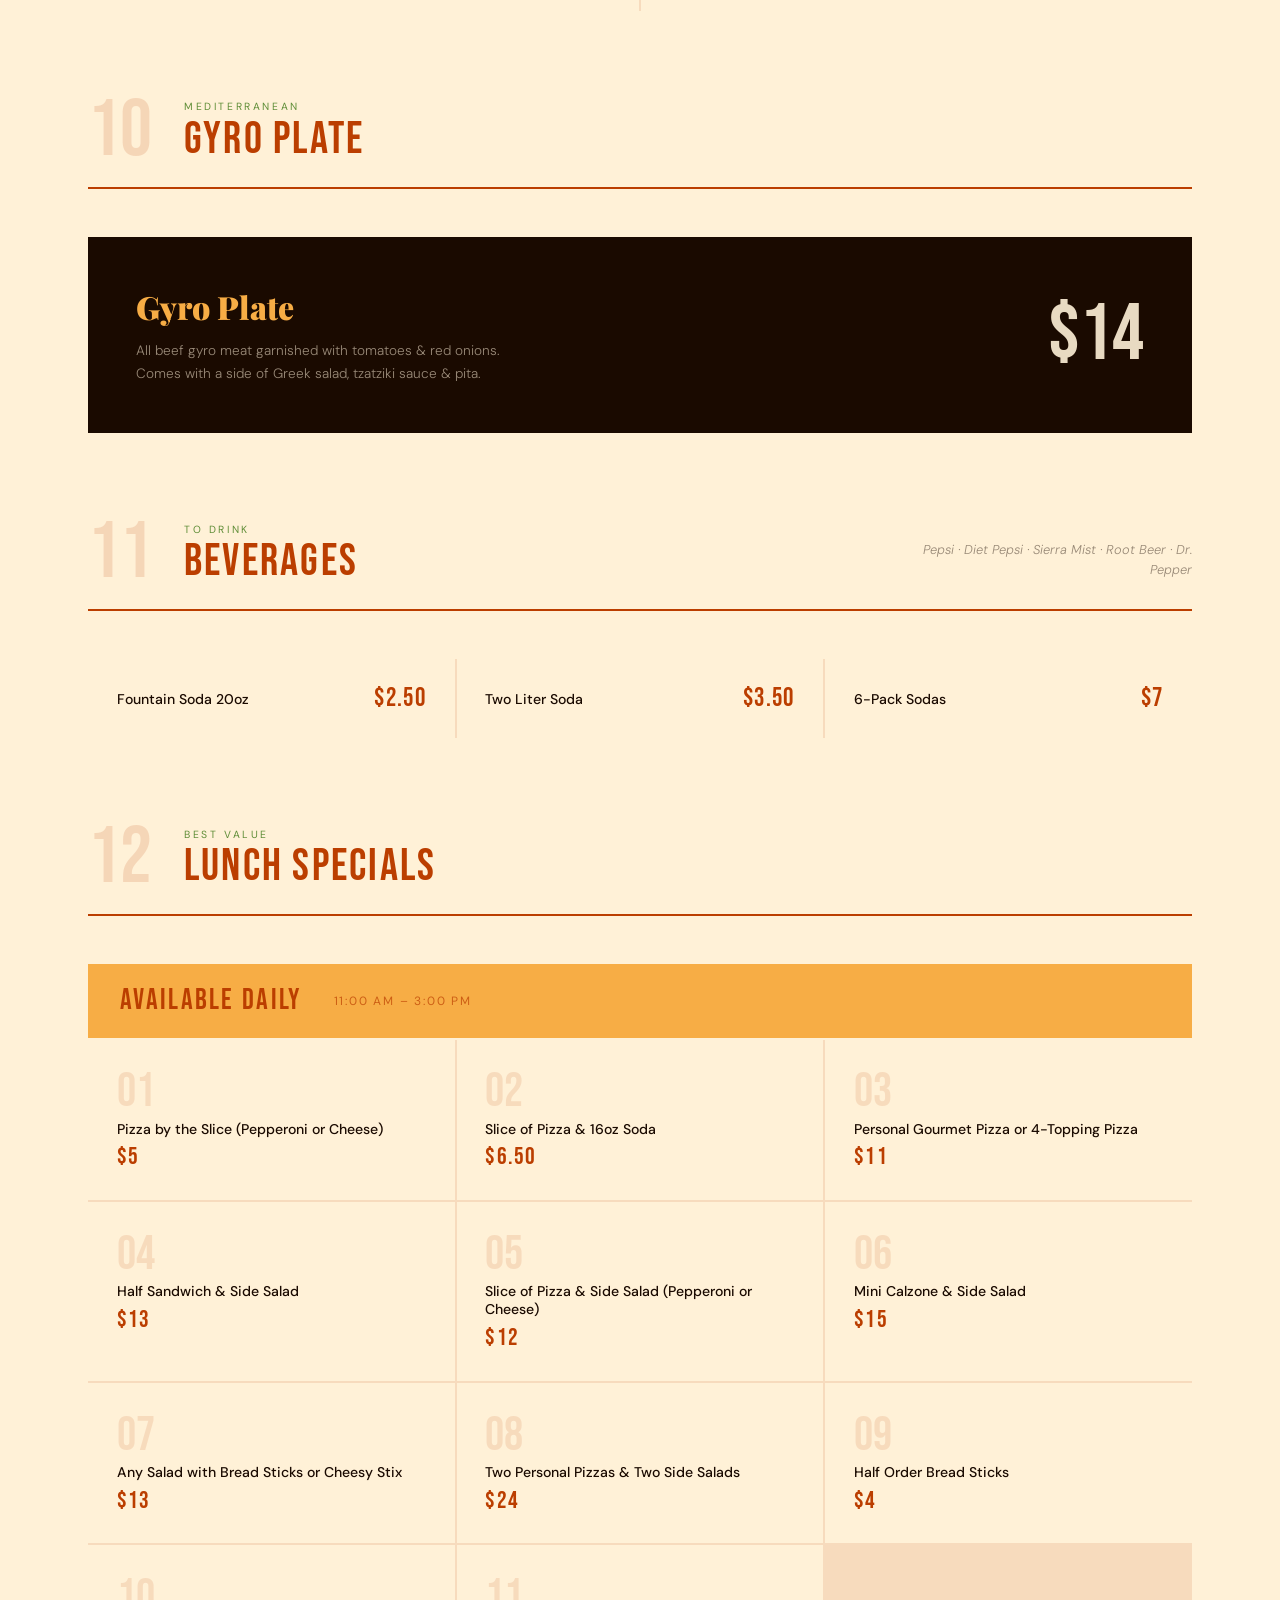
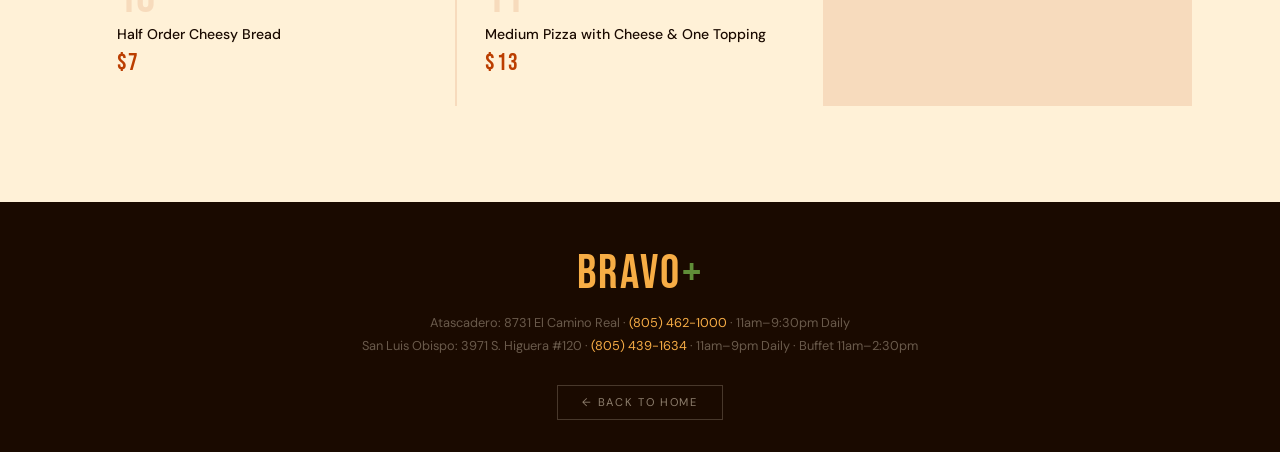
<file: backup-menu.html>
<!DOCTYPE html>
<html lang="en">
<head>
    <meta charset="UTF-8">
    <meta name="robots" content="noindex, nofollow">
    <meta name="viewport" content="width=device-width, initial-scale=1.0">
    <title>Menu — Bravo Pizza Plus</title>
    <link href="https://fonts.googleapis.com/css2?family=Playfair+Display:ital,wght@0,400;0,700;0,900;1,400;1,700&family=Bebas+Neue&family=DM+Sans:ital,wght@0,300;0,400;0,500;1,300&display=swap" rel="stylesheet">
    <style>
        :root {
            --rock: #BB3E00;
            --orange: #F7AD45;
            --cream: #FFF1D7;
            --green: #5F8D37;
            --dark: #1a0a00;
        }


        *, *::before, *::after { margin: 0; padding: 0; box-sizing: border-box; }
        html { scroll-behavior: smooth; }


        body {
            background: var(--cream);
            color: var(--dark);
            font-family: 'DM Sans', sans-serif;
            overflow-x: hidden;
        }


        body::before {
            content: '';
            position: fixed;
            inset: 0;
            background-image: url("data:image/svg+xml,%3Csvg viewBox='0 0 256 256' xmlns='http://www.w3.org/2000/svg'%3E%3Cfilter id='noise'%3E%3CfeTurbulence type='fractalNoise' baseFrequency='0.9' numOctaves='4' stitchTiles='stitch'/%3E%3C/filter%3E%3Crect width='100%25' height='100%25' filter='url(%23noise)' opacity='0.04'/%3E%3C/svg%3E");
            pointer-events: none;
            z-index: 9999;
            opacity: 0.5;
        }


        /* ─── NAV ─── */
        nav {
            position: fixed;
            top: 0; left: 0; right: 0;
            z-index: 100;
            display: flex;
            align-items: center;
            justify-content: space-between;
            padding: 1.2rem 3rem;
            background: rgba(255,241,215,0.92);
            backdrop-filter: blur(12px);
            border-bottom: 2px solid var(--rock);
        }


        .nav-logo {
            font-family: 'Bebas Neue', cursive;
            font-size: 2rem;
            color: var(--rock);
            letter-spacing: 0.05em;
            line-height: 1;
            text-decoration: none;
        }
        .nav-logo span { color: var(--green); }


        nav ul {
            list-style: none;
            display: flex;
            gap: 2.5rem;
            align-items: center;
        }


        nav ul a {
            text-decoration: none;
            font-family: 'DM Sans', sans-serif;
            font-weight: 500;
            font-size: 0.85rem;
            letter-spacing: 0.1em;
            text-transform: uppercase;
            color: var(--dark);
            transition: color 0.2s;
        }
        nav ul a:hover { color: var(--rock); }


        .nav-cta {
            background: var(--rock);
            color: var(--cream) !important;
            padding: 0.6rem 1.4rem;
            border-radius: 2px;
            transition: background 0.2s !important;
        }
        .nav-cta:hover { background: var(--green) !important; }


        /* ─── MENU HERO ─── */
        .menu-hero {
            background: var(--dark);
            padding: 10rem 5rem 5rem;
            position: relative;
            overflow: hidden;
        }


        .menu-hero::before {
            content: 'MENU';
            position: absolute;
            font-family: 'Bebas Neue', cursive;
            font-size: 22vw;
            color: rgba(255,241,215,0.04);
            bottom: -5%;
            right: -2%;
            line-height: 1;
            pointer-events: none;
            letter-spacing: -0.02em;
        }


        .menu-hero-inner {
            max-width: 1200px;
            margin: 0 auto;
            display: grid;
            grid-template-columns: 1fr 1fr;
            gap: 4rem;
            align-items: end;
        }


        .menu-eyebrow {
            font-size: 0.7rem;
            letter-spacing: 0.3em;
            text-transform: uppercase;
            color: var(--orange);
            margin-bottom: 1.5rem;
        }


        .menu-hero h1 {
            font-family: 'Playfair Display', serif;
            font-size: clamp(3rem, 5vw, 5.5rem);
            font-weight: 900;
            color: var(--cream);
            line-height: 0.95;
        }


        .menu-hero h1 em {
            font-style: italic;
            color: var(--orange);
        }


        .menu-hero-tagline {
            font-size: 0.9rem;
            color: rgba(255,241,215,0.55);
            line-height: 1.8;
            font-weight: 300;
            align-self: end;
            padding-bottom: 0.5rem;
        }


        /* ─── STICKY SECTION NAV ─── */
        .section-nav {
            background: var(--rock);
            position: sticky;
            top: 65px;
            z-index: 90;
            overflow-x: auto;
            scrollbar-width: none;
        }
        .section-nav::-webkit-scrollbar { display: none; }


        .section-nav-inner {
            display: flex;
            gap: 0;
            width: max-content;
            min-width: 100%;
        }


        .section-nav a {
            text-decoration: none;
            font-family: 'Bebas Neue', cursive;
            font-size: 1rem;
            letter-spacing: 0.08em;
            color: rgba(255,241,215,0.6);
            padding: 1rem 1.6rem;
            white-space: nowrap;
            transition: all 0.2s;
            border-right: 1px solid rgba(255,241,215,0.1);
        }
        .section-nav a:hover { color: var(--orange); background: rgba(0,0,0,0.15); }
        .section-nav a.active { color: var(--orange); background: rgba(0,0,0,0.2); }


        /* ─── MAIN CONTENT ─── */
        .menu-body {
            max-width: 1200px;
            margin: 0 auto;
            padding: 0 3rem 6rem;
        }


        /* ─── SECTION HEADER ─── */
        .menu-section {
            padding-top: 5rem;
        }


        .section-header {
            display: flex;
            align-items: flex-end;
            gap: 2rem;
            margin-bottom: 3rem;
            padding-bottom: 1.5rem;
            border-bottom: 2px solid var(--rock);
        }


        .section-number {
            font-family: 'Bebas Neue', cursive;
            font-size: 5rem;
            color: rgba(187,62,0,0.15);
            line-height: 1;
            margin-bottom: -0.5rem;
        }


        .section-title-group {}


        .section-eyebrow {
            font-size: 0.65rem;
            letter-spacing: 0.25em;
            text-transform: uppercase;
            color: var(--green);
            margin-bottom: 0.3rem;
        }


        .section-title {
            font-family: 'Bebas Neue', cursive;
            font-size: clamp(2rem, 3.5vw, 3rem);
            letter-spacing: 0.05em;
            color: var(--rock);
            line-height: 1;
        }


        .section-note {
            margin-left: auto;
            font-size: 0.8rem;
            color: rgba(26,10,0,0.45);
            font-style: italic;
            font-weight: 300;
            text-align: right;
            max-width: 280px;
            line-height: 1.6;
            padding-bottom: 0.3rem;
        }


        /* ─── PRICING TABLE (build your own) ─── */
        .price-table {
            width: 100%;
            border-collapse: collapse;
            margin-bottom: 2.5rem;
            font-size: 0.85rem;
        }


        .price-table thead tr {
            background: var(--dark);
            color: var(--cream);
        }


        .price-table th {
            font-family: 'Bebas Neue', cursive;
            letter-spacing: 0.1em;
            font-size: 0.95rem;
            padding: 1rem 1.2rem;
            text-align: center;
            font-weight: 400;
        }
        .price-table th:first-child { text-align: left; }


        .price-table td {
            padding: 0.85rem 1.2rem;
            text-align: center;
            border-bottom: 1px solid rgba(187,62,0,0.1);
        }
        .price-table td:first-child {
            text-align: left;
            font-weight: 500;
        }


        .price-table tbody tr:nth-child(even) { background: rgba(187,62,0,0.04); }
        .price-table tbody tr:hover { background: rgba(247,173,69,0.08); }


        .price-badge {
            display: inline-block;
            font-size: 0.75rem;
            font-weight: 500;
            color: var(--rock);
        }


        /* ─── CRUST & TOPPINGS ─── */
        .two-col {
            display: grid;
            grid-template-columns: 1fr 1fr;
            gap: 2rem;
            margin-bottom: 2rem;
        }


        .tag-group {
            background: var(--dark);
            padding: 2rem;
            border-radius: 2px;
        }


        .tag-group h4 {
            font-family: 'Bebas Neue', cursive;
            font-size: 1.3rem;
            letter-spacing: 0.1em;
            color: var(--orange);
            margin-bottom: 1.2rem;
        }


        .tag-group .sub {
            font-size: 0.7rem;
            color: rgba(255,241,215,0.4);
            letter-spacing: 0.08em;
            text-transform: uppercase;
            display: block;
            margin-top: -0.8rem;
            margin-bottom: 1.2rem;
        }


        .tags {
            display: flex;
            flex-wrap: wrap;
            gap: 0.5rem;
        }


        .tag {
            font-size: 0.78rem;
            padding: 0.35rem 0.9rem;
            border-radius: 1px;
            font-weight: 400;
        }


        .tag-fresh {
            background: rgba(247,173,69,0.12);
            color: var(--orange);
            border: 1px solid rgba(247,173,69,0.3);
        }


        .tag-gourmet {
            background: rgba(95,141,55,0.15);
            color: #7ab84a;
            border: 1px solid rgba(95,141,55,0.3);
        }


        .tag-crust {
            background: rgba(255,241,215,0.08);
            color: rgba(255,241,215,0.7);
            border: 1px solid rgba(255,241,215,0.15);
        }


        /* ─── PIZZA GRID (specialty, gourmet) ─── */
        .size-strip {
            display: flex;
            gap: 0.6rem;
            margin-bottom: 2.5rem;
            align-items: center;
            flex-wrap: wrap;
        }


        .size-strip .label {
            font-size: 0.7rem;
            letter-spacing: 0.15em;
            text-transform: uppercase;
            color: rgba(26,10,0,0.4);
            margin-right: 0.5rem;
        }


        .size-pill {
            background: var(--rock);
            color: var(--cream);
            font-size: 0.72rem;
            font-weight: 500;
            padding: 0.3rem 0.9rem;
            border-radius: 1px;
        }


        .pizza-grid {
            display: grid;
            grid-template-columns: repeat(3, 1fr);
            gap: 2px;
            background: rgba(187,62,0,0.12);
            margin-bottom: 1rem;
        }


        .pizza-card {
            background: var(--cream);
            padding: 2rem 1.8rem;
            transition: all 0.25s;
            position: relative;
            cursor: default;
        }


        .pizza-card:hover {
            background: var(--dark);
            z-index: 1;
            transform: scale(1.01);
        }


        .pizza-card:hover .pizza-card-name { color: var(--orange); }
        .pizza-card:hover .pizza-card-desc { color: rgba(255,241,215,0.6); }
        .pizza-card:hover .pizza-new-badge { background: var(--green); }


        .pizza-new-badge {
            display: inline-block;
            background: var(--green);
            color: white;
            font-size: 0.6rem;
            letter-spacing: 0.1em;
            text-transform: uppercase;
            padding: 0.2rem 0.6rem;
            border-radius: 1px;
            margin-bottom: 0.6rem;
            transition: background 0.25s;
        }


        .pizza-card-name {
            font-family: 'Playfair Display', serif;
            font-size: 1.05rem;
            font-weight: 700;
            color: var(--rock);
            margin-bottom: 0.6rem;
            line-height: 1.2;
            transition: color 0.25s;
        }


        .pizza-card-desc {
            font-size: 0.78rem;
            color: rgba(26,10,0,0.55);
            line-height: 1.65;
            font-weight: 300;
            transition: color 0.25s;
        }


        /* ─── CALZONE ─── */
        .calzone-grid {
            display: grid;
            grid-template-columns: 1fr 1fr;
            gap: 2px;
            background: rgba(187,62,0,0.12);
        }


        .calzone-item {
            background: var(--cream);
            padding: 2rem;
            display: flex;
            justify-content: space-between;
            align-items: center;
            transition: background 0.2s;
        }
        .calzone-item:hover { background: rgba(247,173,69,0.1); }


        .calzone-name {
            font-family: 'Playfair Display', serif;
            font-size: 1rem;
            font-weight: 600;
            color: var(--dark);
        }
        .calzone-sub {
            font-size: 0.75rem;
            color: rgba(26,10,0,0.4);
            font-weight: 300;
            margin-top: 0.2rem;
        }


        .item-price {
            font-family: 'Bebas Neue', cursive;
            font-size: 1.6rem;
            letter-spacing: 0.05em;
            color: var(--rock);
            white-space: nowrap;
        }


        /* ─── SALADS ─── */
        .salad-list {
            display: grid;
            grid-template-columns: 1fr 1fr;
            gap: 2px;
            background: rgba(187,62,0,0.12);
        }


        .salad-item {
            background: var(--cream);
            padding: 1.8rem 2rem;
            display: flex;
            justify-content: space-between;
            align-items: flex-start;
            gap: 1rem;
            transition: background 0.2s;
        }
        .salad-item:hover { background: rgba(95,141,55,0.06); }


        .salad-info {}
        .salad-name {
            font-family: 'Playfair Display', serif;
            font-size: 0.95rem;
            font-weight: 700;
            color: var(--dark);
            margin-bottom: 0.3rem;
        }
        .salad-desc {
            font-size: 0.75rem;
            color: rgba(26,10,0,0.5);
            line-height: 1.6;
            font-weight: 300;
        }
        .salad-prices {
            text-align: right;
            flex-shrink: 0;
        }
        .salad-prices .price-main {
            font-family: 'Bebas Neue', cursive;
            font-size: 1.4rem;
            color: var(--rock);
            line-height: 1;
        }
        .salad-prices .price-lg {
            font-size: 0.7rem;
            color: rgba(26,10,0,0.4);
            letter-spacing: 0.05em;
        }


        /* ─── PASTAS ─── */
        .pasta-list {
            display: flex;
            flex-direction: column;
            gap: 2px;
            background: rgba(187,62,0,0.12);
        }


        .pasta-item {
            background: var(--cream);
            padding: 1.8rem 2rem;
            display: flex;
            justify-content: space-between;
            align-items: flex-start;
            gap: 1rem;
            transition: background 0.2s;
        }
        .pasta-item:hover { background: rgba(247,173,69,0.07); }


        .pasta-name {
            font-family: 'Playfair Display', serif;
            font-size: 0.95rem;
            font-weight: 700;
            color: var(--dark);
            margin-bottom: 0.3rem;
        }
        .pasta-desc {
            font-size: 0.75rem;
            color: rgba(26,10,0,0.5);
            line-height: 1.6;
            font-weight: 300;
        }


        /* ─── SIDES & BEVERAGES ─── */
        .sides-grid {
            display: grid;
            grid-template-columns: repeat(3, 1fr);
            gap: 2px;
            background: rgba(187,62,0,0.12);
        }


        .side-item {
            background: var(--cream);
            padding: 1.5rem 1.8rem;
            display: flex;
            justify-content: space-between;
            align-items: center;
            transition: background 0.2s;
        }
        .side-item:hover { background: rgba(247,173,69,0.1); }


        .side-name {
            font-weight: 500;
            font-size: 0.88rem;
            color: var(--dark);
        }
        .side-sub {
            font-size: 0.7rem;
            color: rgba(26,10,0,0.4);
            margin-top: 0.15rem;
        }


        /* ─── SANDWICHES ─── */
        .sandwich-grid {
            display: grid;
            grid-template-columns: repeat(2, 1fr);
            gap: 2px;
            background: rgba(187,62,0,0.12);
        }


        .sandwich-item {
            background: var(--cream);
            padding: 1.8rem 2rem;
            display: flex;
            justify-content: space-between;
            align-items: flex-start;
            gap: 1rem;
            transition: background 0.2s;
        }
        .sandwich-item:hover { background: rgba(247,173,69,0.07); }


        .sandwich-name {
            font-family: 'Playfair Display', serif;
            font-size: 0.95rem;
            font-weight: 700;
            color: var(--dark);
            margin-bottom: 0.3rem;
            display: flex;
            align-items: center;
            gap: 0.5rem;
            flex-wrap: wrap;
        }
        .sandwich-desc {
            font-size: 0.75rem;
            color: rgba(26,10,0,0.5);
            line-height: 1.6;
            font-weight: 300;
        }


        /* ─── LUNCH SPECIALS ─── */
        .lunch-banner {
            background: var(--orange);
            padding: 1.2rem 2rem;
            margin-bottom: 2px;
            display: flex;
            align-items: center;
            gap: 2rem;
        }


        .lunch-banner-title {
            font-family: 'Bebas Neue', cursive;
            font-size: 1.8rem;
            letter-spacing: 0.08em;
            color: var(--rock);
        }


        .lunch-banner-hours {
            font-size: 0.75rem;
            letter-spacing: 0.15em;
            text-transform: uppercase;
            color: var(--rock);
            opacity: 0.7;
        }


        .lunch-grid {
            display: grid;
            grid-template-columns: repeat(3, 1fr);
            gap: 2px;
            background: rgba(187,62,0,0.12);
        }


        .lunch-item {
            background: var(--cream);
            padding: 1.8rem;
            transition: background 0.2s;
        }
        .lunch-item:hover { background: rgba(247,173,69,0.1); }


        .lunch-num {
            font-family: 'Bebas Neue', cursive;
            font-size: 3rem;
            color: rgba(187,62,0,0.12);
            line-height: 1;
            margin-bottom: 0.2rem;
        }


        .lunch-name {
            font-weight: 500;
            font-size: 0.88rem;
            color: var(--dark);
            margin-bottom: 0.3rem;
        }


        .lunch-price {
            font-family: 'Bebas Neue', cursive;
            font-size: 1.5rem;
            color: var(--rock);
            letter-spacing: 0.05em;
        }


        /* ─── GYRO PLATE ─── */
        .gyro-feature {
            background: var(--dark);
            padding: 3rem;
            display: flex;
            justify-content: space-between;
            align-items: center;
            gap: 2rem;
        }


        .gyro-feature-left .gyro-title {
            font-family: 'Playfair Display', serif;
            font-size: 2rem;
            font-weight: 900;
            color: var(--orange);
            margin-bottom: 0.7rem;
        }


        .gyro-feature-left .gyro-desc {
            font-size: 0.85rem;
            color: rgba(255,241,215,0.55);
            font-weight: 300;
            line-height: 1.7;
            max-width: 400px;
        }


        .gyro-price {
            font-family: 'Bebas Neue', cursive;
            font-size: 5rem;
            color: var(--cream);
            line-height: 1;
            opacity: 0.9;
            flex-shrink: 0;
        }


        /* ─── REVEAL ─── */
        .reveal {
            opacity: 0;
            transform: translateY(30px);
            transition: opacity 0.6s, transform 0.6s;
        }
        .reveal.visible { opacity: 1; transform: translateY(0); }


        /* ─── FOOTER ─── */
        .menu-footer {
            background: var(--dark);
            color: var(--cream);
            padding: 3rem 3rem 2rem;
            text-align: center;
        }


        .menu-footer .nav-logo {
            font-size: 3rem;
            display: block;
            margin-bottom: 1rem;
            text-decoration: none;
        }


        .menu-footer p {
            font-size: 0.8rem;
            color: rgba(255,241,215,0.35);
            margin-bottom: 0.4rem;
        }


        .menu-footer a {
            color: var(--orange);
            text-decoration: none;
        }


        .back-to-home {
            display: inline-block;
            margin-top: 1.5rem;
            border: 1.5px solid rgba(255,241,215,0.2);
            color: rgba(255,241,215,0.5) !important;
            font-size: 0.7rem;
            letter-spacing: 0.15em;
            text-transform: uppercase;
            padding: 0.6rem 1.5rem;
            text-decoration: none !important;
            transition: all 0.2s;
        }
        .back-to-home:hover {
            border-color: var(--orange);
            color: var(--orange) !important;
        }


        /* ─── RESPONSIVE ─── */
        @media (max-width: 900px) {
            nav { padding: 1rem 1.5rem; }
            nav ul { display: none; }
            .menu-hero { padding: 8rem 2rem 3rem; }
            .menu-hero-inner { grid-template-columns: 1fr; gap: 1.5rem; }
            .menu-body { padding: 0 1.5rem 4rem; }
            .pizza-grid { grid-template-columns: 1fr 1fr; }
            .two-col, .calzone-grid, .salad-list, .sandwich-grid { grid-template-columns: 1fr; }
            .sides-grid, .lunch-grid { grid-template-columns: 1fr 1fr; }
            .section-header { flex-wrap: wrap; gap: 0.5rem; }
            .section-note { margin-left: 0; text-align: left; }
        }


        @media (max-width: 600px) {
            .pizza-grid, .sides-grid, .lunch-grid { grid-template-columns: 1fr; }
            .price-table { font-size: 0.75rem; }
            .price-table th, .price-table td { padding: 0.7rem 0.6rem; }
        }
    </style>
</head>
<body>


<!-- NAV -->
<nav>
    <a href="index.html" class="nav-logo">Bravo<span>+</span></a>
    <ul>
        <li><a href="#build-your-own">Build Your Own</a></li>
        <li><a href="#gourmet">Gourmet</a></li>
        <li><a href="#salads">Salads</a></li>
        <li><a href="#lunch">Lunch</a></li>
        <li><a href="tel:8054621000" class="nav-cta">Order Now</a></li>
    </ul>
</nav>


<!-- MENU HERO -->
<header class="menu-hero">
    <div class="menu-hero-inner">
        <div>
            <p class="menu-eyebrow">Home of the Twisted Sesame Crust</p>
            <h1>The <em>Finest</em><br>Gourmet<br>Pizza.</h1>
        </div>
        <p class="menu-hero-tagline">Fresh dough made daily with olive oil. Sauce from real tomatoes, never canned concentrate. Every pizza topped with our own house seasonings. This is what craft pizza looks like.</p>
    </div>
</header>


<!-- SECTION NAV -->
<div class="section-nav">
    <div class="section-nav-inner">
        <a href="#build-your-own">Build Your Own</a>
        <a href="#specialty">Specialty</a>
        <a href="#gourmet">Gourmet</a>
        <a href="#pesto">Pesto</a>
        <a href="#calzone">Calzone</a>
        <a href="#salads">Salads</a>
        <a href="#pastas">Pastas</a>
        <a href="#sides">Sides</a>
        <a href="#sandwiches">Sandwiches</a>
        <a href="#gyro">Gyro Plate</a>
        <a href="#beverages">Beverages</a>
        <a href="#lunch">Lunch Specials</a>
    </div>
</div>


<main class="menu-body">


    <!-- ─── BUILD YOUR OWN ─── -->
    <section class="menu-section" id="build-your-own">
        <div class="section-header reveal">
            <div class="section-number">01</div>
            <div class="section-title-group">
                <div class="section-eyebrow">Start from scratch</div>
                <div class="section-title">Create Your Own Pizza</div>
            </div>
            <p class="section-note">Extra sauce is always free. Vegan cheese available on request.</p>
        </div>


        <table class="price-table reveal">
            <thead>
            <tr>
                <th>Item</th>
                <th>SM 10"</th>
                <th>MD 12"</th>
                <th>LG 14"</th>
                <th>XL 16"</th>
                <th>GT 20"</th>
            </tr>
            </thead>
            <tbody>
            <tr>
                <td>Cheese Pizza</td>
                <td><span class="price-badge">$16</span></td>
                <td><span class="price-badge">$18</span></td>
                <td><span class="price-badge">$20</span></td>
                <td><span class="price-badge">$22</span></td>
                <td><span class="price-badge">$29</span></td>
            </tr>
            <tr>
                <td>Each Fresh Topping</td>
                <td><span class="price-badge">+$1.00</span></td>
                <td><span class="price-badge">+$1.50</span></td>
                <td><span class="price-badge">+$2.00</span></td>
                <td><span class="price-badge">+$2.50</span></td>
                <td><span class="price-badge">+$3.00</span></td>
            </tr>
            <tr>
                <td>Each Gourmet Topping</td>
                <td><span class="price-badge">+$1.50</span></td>
                <td><span class="price-badge">+$2.00</span></td>
                <td><span class="price-badge">+$2.50</span></td>
                <td><span class="price-badge">+$3.00</span></td>
                <td><span class="price-badge">+$3.50</span></td>
            </tr>
            <tr>
                <td>Extra Sauce</td>
                <td colspan="5" style="text-align:center;color:var(--green);font-weight:500;font-size:0.82rem;letter-spacing:0.05em;">FREE on all sizes</td>
            </tr>
            </tbody>
        </table>


        <div class="two-col reveal">
            <div class="tag-group">
                <h4>Crust Choices</h4>
                <span class="sub">Gluten Free available 10" or 14" · Not a GF facility</span>
                <div class="tags">
                    <span class="tag tag-crust">Original</span>
                    <span class="tag tag-crust">Thin & Crispy</span>
                    <span class="tag tag-crust">Thick</span>
                    <span class="tag tag-crust">Twisted Sesame ★</span>
                    <span class="tag tag-crust">Stuffed</span>
                    <span class="tag tag-crust">Gluten Free</span>
                </div>
            </div>
            <div class="tag-group">
                <h4>Fresh Toppings</h4>
                <div class="tags">
                    <span class="tag tag-fresh">Pepperoni</span>
                    <span class="tag tag-fresh">Sausage</span>
                    <span class="tag tag-fresh">Canadian Bacon</span>
                    <span class="tag tag-fresh">Bacon</span>
                    <span class="tag tag-fresh">Pineapple</span>
                    <span class="tag tag-fresh">Fresh Mushrooms</span>
                    <span class="tag tag-fresh">Yellow Onions</span>
                    <span class="tag tag-fresh">Red Onions</span>
                    <span class="tag tag-fresh">Bell Peppers</span>
                    <span class="tag tag-fresh">Black Olives</span>
                    <span class="tag tag-fresh">Green Onions</span>
                    <span class="tag tag-fresh">Roma Tomatoes</span>
                    <span class="tag tag-fresh">Chopped Garlic</span>
                    <span class="tag tag-fresh">Jalapeños</span>
                    <span class="tag tag-fresh">Anchovies</span>
                </div>
            </div>
        </div>


        <div class="tag-group reveal">
            <h4>Gourmet Toppings</h4>
            <div class="tags">
                <span class="tag tag-gourmet">Fresh Basil</span>
                <span class="tag tag-gourmet">Artichokes</span>
                <span class="tag tag-gourmet">Shrimp</span>
                <span class="tag tag-gourmet">Feta Cheese</span>
                <span class="tag tag-gourmet">Sun-Dried Tomatoes</span>
                <span class="tag tag-gourmet">Fresh Spinach</span>
                <span class="tag tag-gourmet">Zucchini</span>
                <span class="tag tag-gourmet">Cilantro</span>
                <span class="tag tag-gourmet">Marinated Chicken Breast</span>
                <span class="tag tag-gourmet">BBQ Chicken</span>
                <span class="tag tag-gourmet">Roasted Garlic</span>
            </div>
        </div>
    </section>


    <!-- ─── SPECIALTY PIZZAS ─── -->
    <section class="menu-section" id="specialty">
        <div class="section-header reveal">
            <div class="section-number">02</div>
            <div class="section-title-group">
                <div class="section-eyebrow">House Classics</div>
                <div class="section-title">Bravo Specialty Pizzas</div>
            </div>
        </div>


        <div class="size-strip reveal">
            <span class="label">Sizes & Prices:</span>
            <span class="size-pill">SM 10" · $20</span>
            <span class="size-pill">MD 12" · $23</span>
            <span class="size-pill">LG 14" · $28</span>
            <span class="size-pill">XL 16" · $31</span>
            <span class="size-pill">GT 20" · $43</span>
        </div>


        <div class="pizza-grid reveal">
            <div class="pizza-card">
                <div class="pizza-card-name">Bravo Combo</div>
                <p class="pizza-card-desc">Pepperoni, sausage, Canadian bacon, mushrooms, onions, bell peppers, olives & garlic</p>
            </div>
            <div class="pizza-card">
                <div class="pizza-card-name">All Meat</div>
                <p class="pizza-card-desc">Pepperoni, sausage, Canadian bacon & bacon</p>
            </div>
            <div class="pizza-card">
                <div class="pizza-card-name">Veggie Delight</div>
                <p class="pizza-card-desc">Artichokes, garlic, mushrooms, olives, bell peppers, onions & tomatoes</p>
            </div>
        </div>
    </section>


    <!-- ─── GOURMET PIZZAS ─── -->
    <section class="menu-section" id="gourmet">
        <div class="section-header reveal">
            <div class="section-number">03</div>
            <div class="section-title-group">
                <div class="section-eyebrow">Signature Creations</div>
                <div class="section-title">Bravo Gourmet Pizzas</div>
            </div>
            <p class="section-note">Fresh olive oil dough. Twisted sesame crust. Topped with house seasonings.</p>
        </div>


        <div class="size-strip reveal">
            <span class="label">Sizes & Prices:</span>
            <span class="size-pill">SM 10" · $20</span>
            <span class="size-pill">MD 12" · $23</span>
            <span class="size-pill">LG 14" · $28</span>
            <span class="size-pill">XL 16" · $31</span>
            <span class="size-pill">GT 20" · $43</span>
        </div>


        <div class="pizza-grid reveal">
            <div class="pizza-card">
                <div class="pizza-card-name">Roasted Garlic & Chicken</div>
                <p class="pizza-card-desc">Fresh garlic sauce, mozzarella, seasoned chicken, onions, mushrooms, fresh roasted garlic & roma tomatoes</p>
            </div>
            <div class="pizza-card">
                <div class="pizza-card-name">Chicken Parmesan & Spinach</div>
                <p class="pizza-card-desc">Creamy parmesan sauce, fresh spinach, roasted garlic, bacon & seasoned chicken topped with shredded parmesan</p>
            </div>
            <div class="pizza-card">
                <div class="pizza-card-name">Chicken & Cilantro</div>
                <p class="pizza-card-desc">Garlic herb sauce, cilantro, onion, mushrooms, tomatoes, garlic & chicken</p>
            </div>
            <div class="pizza-card">
                <div class="pizza-new-badge">New!</div>
                <div class="pizza-card-name">Chicken Shawarma</div>
                <p class="pizza-card-desc">Garlic sauce, mozzarella, red onion, fresh tomatoes, topped with chicken shawarma</p>
            </div>
            <div class="pizza-card">
                <div class="pizza-card-name">Luau BBQ</div>
                <p class="pizza-card-desc">BBQ sauce, mozzarella, Canadian bacon, pineapple, red onions & BBQ chicken</p>
            </div>
            <div class="pizza-card">
                <div class="pizza-card-name">Greek Feta Veggie</div>
                <p class="pizza-card-desc">Bravo classic sauce, mozzarella, mushrooms, onions, olives, artichokes, bell peppers & roma tomatoes topped with feta cheese & oregano</p>
            </div>
            <div class="pizza-card">
                <div class="pizza-card-name">California Veggie</div>
                <p class="pizza-card-desc">Garlic herb sauce, mozzarella, spinach, zucchini, artichokes, tomatoes, green onions & garlic. Topped with parmesan & oregano</p>
            </div>
            <div class="pizza-card">
                <div class="pizza-card-name">Garlic Veggie</div>
                <p class="pizza-card-desc">Garlic herb sauce, mozzarella, garlic, mushrooms, tomatoes, artichoke, green onions & parmesan cheese</p>
            </div>
            <div class="pizza-card">
                <div class="pizza-card-name">Spinach Smooch</div>
                <p class="pizza-card-desc">Garlic herb sauce, mozzarella, fresh spinach, roasted garlic, marinated artichokes & sun-dried tomatoes</p>
            </div>
            <div class="pizza-card">
                <div class="pizza-card-name">Bravo Special</div>
                <p class="pizza-card-desc">Garlic herb sauce, mozzarella, Canadian bacon, Italian sausage, artichokes, garlic & roma tomatoes</p>
            </div>
            <div class="pizza-card">
                <div class="pizza-card-name">Bacon Deluxe</div>
                <p class="pizza-card-desc">Garlic herb sauce, mozzarella, Canadian bacon, spicy sausage, bacon, tomatoes, garlic & green onions</p>
            </div>
            <div class="pizza-card">
                <div class="pizza-card-name">Garden Sausage</div>
                <p class="pizza-card-desc">Bravo classic sauce, mozzarella, onions, mushrooms, marinated artichokes, tomatoes & house made sausage</p>
            </div>
            <div class="pizza-card">
                <div class="pizza-card-name">Hot Pastrami</div>
                <p class="pizza-card-desc">Garlic mayo, mozzarella, hot beef pastrami, tomatoes, red onions, pepperoncini & mustard</p>
            </div>
            <div class="pizza-card">
                <div class="pizza-new-badge">New!</div>
                <div class="pizza-card-name">Gyro Pizza</div>
                <p class="pizza-card-desc">Garlic sauce, all beef gyro, red onion, fresh tomatoes, tzatziki sauce on the side</p>
            </div>
            <div class="pizza-card">
                <div class="pizza-card-name">Shrimp Lovers</div>
                <p class="pizza-card-desc">Garlic herb sauce, fresh mushrooms, green peppers, garlic & seasoned shrimp</p>
            </div>
            <div class="pizza-card">
                <div class="pizza-card-name">Margarita with Extreme Flavor</div>
                <p class="pizza-card-desc">Classic sauce, mozzarella, fresh basil, roasted garlic, mushrooms & roma tomatoes</p>
            </div>
        </div>
    </section>


    <!-- ─── PESTO ─── -->
    <section class="menu-section" id="pesto">
        <div class="section-header reveal">
            <div class="section-number">04</div>
            <div class="section-title-group">
                <div class="section-eyebrow">Herbaceous & Bright</div>
                <div class="section-title">Pesto Gourmet Pizzas</div>
            </div>
            <p class="section-note">All Pesto pizzas come with Twisted Sesame Crust.</p>
        </div>


        <div class="size-strip reveal">
            <span class="label">Sizes & Prices:</span>
            <span class="size-pill">SM 10" · $20</span>
            <span class="size-pill">MD 12" · $23</span>
            <span class="size-pill">LG 14" · $28</span>
            <span class="size-pill">XL 16" · $31</span>
            <span class="size-pill">GT 20" · $43</span>
        </div>


        <div class="pizza-grid reveal">
            <div class="pizza-card">
                <div class="pizza-card-name">Spinach & Feta</div>
                <p class="pizza-card-desc">Mozzarella, fresh spinach, onions, black olives, artichokes & tomatoes with feta cheese & oregano</p>
            </div>
            <div class="pizza-card">
                <div class="pizza-card-name">Chicken Pesto</div>
                <p class="pizza-card-desc">Mozzarella, garlic, chicken, onions, mushrooms, roma tomatoes & green onions</p>
            </div>
            <div class="pizza-card">
                <div class="pizza-card-name">Veggie Pesto</div>
                <p class="pizza-card-desc">Mozzarella & feta cheeses, garlic, mushrooms, artichokes, tomatoes & green onions</p>
            </div>
            <div class="pizza-card">
                <div class="pizza-card-name">Mediterranean Delight</div>
                <p class="pizza-card-desc">Mozzarella & feta cheeses, garlic, artichokes, olives & sun-dried tomatoes</p>
            </div>
        </div>
    </section>


    <!-- ─── CALZONE ─── -->
    <section class="menu-section" id="calzone">
        <div class="section-header reveal">
            <div class="section-number">05</div>
            <div class="section-title-group">
                <div class="section-eyebrow">Folded & Filled</div>
                <div class="section-title">Calzone</div>
            </div>
            <p class="section-note">Freshly made crust folded into a pocket with tomato sauce, mozzarella & your toppings. Add a side salad for $4.00.</p>
        </div>


        <div class="calzone-grid reveal">
            <div class="calzone-item">
                <div>
                    <div class="calzone-name">Cheese + 1 Topping</div>
                    <div class="calzone-sub">Add extra toppings: +$1.00 each</div>
                </div>
                <div class="item-price">$12</div>
            </div>
            <div class="calzone-item">
                <div>
                    <div class="calzone-name">Specialty or Gourmet</div>
                    <div class="calzone-sub">Gourmet topping add-ons: +$1.50 each</div>
                </div>
                <div class="item-price">$14</div>
            </div>
        </div>
    </section>


    <!-- ─── SALADS ─── -->
    <section class="menu-section" id="salads">
        <div class="section-header reveal">
            <div class="section-number">06</div>
            <div class="section-title-group">
                <div class="section-eyebrow">Fresh & Vibrant</div>
                <div class="section-title">Salads</div>
            </div>
            <p class="section-note">All salads available in Regular or Large.</p>
        </div>


        <div class="salad-list reveal">
            <div class="salad-item">
                <div class="salad-info">
                    <div class="salad-name">Garden</div>
                    <div class="salad-desc">Mixed greens, tomatoes, cucumbers, red onions, mozzarella & croutons</div>
                </div>
                <div class="salad-prices">
                    <div class="price-main">$11</div>
                    <div class="price-lg">Lg $13</div>
                </div>
            </div>
            <div class="salad-item">
                <div class="salad-info">
                    <div class="salad-name">Caesar</div>
                    <div class="salad-desc">Romaine, shredded parmesan & seasoned croutons. Add Chicken +$2.00</div>
                </div>
                <div class="salad-prices">
                    <div class="price-main">$11</div>
                    <div class="price-lg">Lg $13</div>
                </div>
            </div>
            <div class="salad-item">
                <div class="salad-info">
                    <div class="salad-name">House Antipasto</div>
                    <div class="salad-desc">Romaine, tomatoes, Canadian bacon, olives, mozzarella & artichokes</div>
                </div>
                <div class="salad-prices">
                    <div class="price-main">$12</div>
                    <div class="price-lg">Lg $14</div>
                </div>
            </div>
            <div class="salad-item">
                <div class="salad-info">
                    <div class="salad-name">Apple Walnut</div>
                    <div class="salad-desc">Mixed greens, apples, cinnamon walnuts, cranberries & feta with balsamic dressing</div>
                </div>
                <div class="salad-prices">
                    <div class="price-main">$13</div>
                    <div class="price-lg">Lg $15</div>
                </div>
            </div>
            <div class="salad-item">
                <div class="salad-info">
                    <div class="salad-name">Fattoush</div>
                    <div class="salad-desc">Mixed greens, cucumbers, tomatoes, red onions, toasted pita chips, feta cheese & sumac with lemon herb dressing</div>
                </div>
                <div class="salad-prices">
                    <div class="price-main">$11</div>
                    <div class="price-lg">Lg $13</div>
                </div>
            </div>
            <div class="salad-item">
                <div class="salad-info">
                    <div class="salad-name">Greek</div>
                    <div class="salad-desc">Mixed greens, tomatoes, Kalamata olives, cucumbers, red onions, feta & pepperoncini with balsamic vinaigrette</div>
                </div>
                <div class="salad-prices">
                    <div class="price-main">$11</div>
                    <div class="price-lg">Lg $13</div>
                </div>
            </div>
            <div class="salad-item">
                <div class="salad-info">
                    <div class="pizza-new-badge" style="margin-bottom:0.4rem;">New!</div>
                    <div class="salad-name">Chicken Shawarma</div>
                    <div class="salad-desc">Mixed greens, tomato, red onions with balsamic & feta dressing</div>
                </div>
                <div class="salad-prices">
                    <div class="price-main">$13</div>
                    <div class="price-lg">Lg $15</div>
                </div>
            </div>
            <div class="salad-item">
                <div class="salad-info">
                    <div class="pizza-new-badge" style="margin-bottom:0.4rem;">New!</div>
                    <div class="salad-name">Salmon</div>
                    <div class="salad-desc">Mixed greens, salmon filet topped with Mediterranean salsa with lemon herb dressing</div>
                </div>
                <div class="salad-prices">
                    <div class="price-main">$17</div>
                </div>
            </div>
        </div>
    </section>


    <!-- ─── PASTAS ─── -->
    <section class="menu-section" id="pastas">
        <div class="section-header reveal">
            <div class="section-number">07</div>
            <div class="section-title-group">
                <div class="section-eyebrow">Comfort & Warmth</div>
                <div class="section-title">Pastas</div>
            </div>
        </div>


        <div class="pasta-list reveal">
            <div class="pasta-item">
                <div>
                    <div class="pasta-name">Ravioli or Tortellini</div>
                    <div class="pasta-desc">Your choice of marinara, alfredo, or creamy pesto sauce. Comes with 4 garlic bread sticks.<br>Add Chicken, Italian Sausage, Meatballs or Veggies +$2 · Add Shrimp +$3</div>
                </div>
                <div class="item-price">$14</div>
            </div>
            <div class="pasta-item">
                <div>
                    <div class="pasta-name">Tortellini Salad</div>
                    <div class="pasta-desc">Fresh basil, sun-dried tomatoes, Kalamata olives, feta cheese tossed in extra virgin olive oil</div>
                </div>
                <div class="item-price">$9</div>
            </div>
            <div class="pasta-item">
                <div>
                    <div class="pasta-name">Spaghetti & All Beef Meatballs</div>
                    <div class="pasta-desc">Comes with 4 garlic bread sticks</div>
                </div>
                <div class="item-price">$14</div>
            </div>
        </div>
    </section>


    <!-- ─── SIDES ─── -->
    <section class="menu-section" id="sides">
        <div class="section-header reveal">
            <div class="section-number">08</div>
            <div class="section-title-group">
                <div class="section-eyebrow">Add On</div>
                <div class="section-title">Sides</div>
            </div>
        </div>


        <div class="sides-grid reveal">
            <div class="side-item">
                <div>
                    <div class="side-name">Buffalo Wings (8pc)</div>
                    <div class="side-sub">Hot & Spicy or BBQ</div>
                </div>
                <div class="item-price">$10</div>
            </div>
            <div class="side-item">
                <div><div class="side-name">Garlic Bread Sticks (8pc)</div></div>
                <div class="item-price">$7</div>
            </div>
            <div class="side-item">
                <div><div class="side-name">Cheesy Sticks (8pc)</div></div>
                <div class="item-price">$10</div>
            </div>
            <div class="side-item">
                <div>
                    <div class="side-name">Dressings or Sauces (4oz)</div>
                </div>
                <div class="item-price">$0.75</div>
            </div>
            <div class="side-item">
                <div><div class="side-name">Jalapeños or Pepperoncinis</div></div>
                <div class="item-price">$1</div>
            </div>
            <div class="side-item">
                <div><div class="side-name">Anchovies</div></div>
                <div class="item-price">$3</div>
            </div>
        </div>
    </section>


    <!-- ─── SANDWICHES ─── -->
    <section class="menu-section" id="sandwiches">
        <div class="section-header reveal">
            <div class="section-number">09</div>
            <div class="section-title-group">
                <div class="section-eyebrow">Freshly Baked Daily</div>
                <div class="section-title">Sandwiches</div>
            </div>
            <p class="section-note">All sandwiches $12. Fresh baked bread made in-house. Add a side salad for $4.00.</p>
        </div>


        <div class="sandwich-grid reveal">
            <div class="sandwich-item">
                <div>
                    <div class="sandwich-name">Hot Turkey Pesto</div>
                    <div class="sandwich-desc">Pesto spread, turkey breast, lettuce, tomatoes & mozzarella</div>
                </div>
                <div class="item-price">$12</div>
            </div>
            <div class="sandwich-item">
                <div>
                    <div class="sandwich-name">Hot Ham & Cheese</div>
                    <div class="sandwich-desc">Italian dressing, ham, tomatoes & melted mozzarella</div>
                </div>
                <div class="item-price">$12</div>
            </div>
            <div class="sandwich-item">
                <div>
                    <div class="sandwich-name">Hot Italian Sausage</div>
                    <div class="sandwich-desc">Classic Bravo sauce, Italian sausage, onions, bell peppers & melted mozzarella</div>
                </div>
                <div class="item-price">$12</div>
            </div>
            <div class="sandwich-item">
                <div>
                    <div class="sandwich-name">Hot Pastrami</div>
                    <div class="sandwich-desc">Beef pastrami, mustard, lettuce, tomatoes, pepperoncini & melted mozzarella</div>
                </div>
                <div class="item-price">$12</div>
            </div>
            <div class="sandwich-item">
                <div>
                    <div class="sandwich-name">Chicken Caesar</div>
                    <div class="sandwich-desc">Crisp romaine, chicken breast, shredded parmesan & Caesar dressing</div>
                </div>
                <div class="item-price">$12</div>
            </div>
            <div class="sandwich-item">
                <div>
                    <div class="sandwich-name">Basil & Sautéed Mushroom</div>
                    <div class="sandwich-desc">Garlic mayo, fresh basil, sautéed onion & mushroom, melted mozzarella & tomatoes</div>
                </div>
                <div class="item-price">$12</div>
            </div>
            <div class="sandwich-item">
                <div>
                    <div class="sandwich-name">Gyro Pita</div>
                    <div class="sandwich-desc">All beef gyro meat, crisp lettuce, tomatoes, tzatziki sauce on the side & toasted pita</div>
                </div>
                <div class="item-price">$12</div>
            </div>
            <div class="sandwich-item">
                <div>
                    <div class="sandwich-name"><span class="pizza-new-badge" style="vertical-align:middle;">New!</span> Chicken Shawarma Pita</div>
                    <div class="sandwich-desc">Sautéed with red onion, garlic sauce, topped with tomatoes and mixed greens</div>
                </div>
                <div class="item-price">$12</div>
            </div>
        </div>
    </section>


    <!-- ─── GYRO PLATE ─── -->
    <section class="menu-section" id="gyro">
        <div class="section-header reveal">
            <div class="section-number">10</div>
            <div class="section-title-group">
                <div class="section-eyebrow">Mediterranean</div>
                <div class="section-title">Gyro Plate</div>
            </div>
        </div>


        <div class="gyro-feature reveal">
            <div class="gyro-feature-left">
                <div class="gyro-title">Gyro Plate</div>
                <div class="gyro-desc">All beef gyro meat garnished with tomatoes & red onions. Comes with a side of Greek salad, tzatziki sauce & pita.</div>
            </div>
            <div class="gyro-price">$14</div>
        </div>
    </section>


    <!-- ─── BEVERAGES ─── -->
    <section class="menu-section" id="beverages">
        <div class="section-header reveal">
            <div class="section-number">11</div>
            <div class="section-title-group">
                <div class="section-eyebrow">To Drink</div>
                <div class="section-title">Beverages</div>
            </div>
            <p class="section-note">Pepsi · Diet Pepsi · Sierra Mist · Root Beer · Dr. Pepper</p>
        </div>


        <div class="sides-grid reveal">
            <div class="side-item">
                <div>
                    <div class="side-name">Fountain Soda 20oz</div>
                </div>
                <div class="item-price">$2.50</div>
            </div>
            <div class="side-item">
                <div>
                    <div class="side-name">Two Liter Soda</div>
                </div>
                <div class="item-price">$3.50</div>
            </div>
            <div class="side-item">
                <div>
                    <div class="side-name">6-Pack Sodas</div>
                </div>
                <div class="item-price">$7</div>
            </div>
        </div>
    </section>


    <!-- ─── LUNCH SPECIALS ─── -->
    <section class="menu-section" id="lunch">
        <div class="section-header reveal">
            <div class="section-number">12</div>
            <div class="section-title-group">
                <div class="section-eyebrow">Best Value</div>
                <div class="section-title">Lunch Specials</div>
            </div>
        </div>


        <div class="lunch-banner reveal">
            <div class="lunch-banner-title">Available Daily</div>
            <div class="lunch-banner-hours">11:00 AM – 3:00 PM</div>
        </div>


        <div class="lunch-grid reveal">
            <div class="lunch-item">
                <div class="lunch-num">01</div>
                <div class="lunch-name">Pizza by the Slice (Pepperoni or Cheese)</div>
                <div class="lunch-price">$5</div>
            </div>
            <div class="lunch-item">
                <div class="lunch-num">02</div>
                <div class="lunch-name">Slice of Pizza & 16oz Soda</div>
                <div class="lunch-price">$6.50</div>
            </div>
            <div class="lunch-item">
                <div class="lunch-num">03</div>
                <div class="lunch-name">Personal Gourmet Pizza or 4-Topping Pizza</div>
                <div class="lunch-price">$11</div>
            </div>
            <div class="lunch-item">
                <div class="lunch-num">04</div>
                <div class="lunch-name">Half Sandwich & Side Salad</div>
                <div class="lunch-price">$13</div>
            </div>
            <div class="lunch-item">
                <div class="lunch-num">05</div>
                <div class="lunch-name">Slice of Pizza & Side Salad (Pepperoni or Cheese)</div>
                <div class="lunch-price">$12</div>
            </div>
            <div class="lunch-item">
                <div class="lunch-num">06</div>
                <div class="lunch-name">Mini Calzone & Side Salad</div>
                <div class="lunch-price">$15</div>
            </div>
            <div class="lunch-item">
                <div class="lunch-num">07</div>
                <div class="lunch-name">Any Salad with Bread Sticks or Cheesy Stix</div>
                <div class="lunch-price">$13</div>
            </div>
            <div class="lunch-item">
                <div class="lunch-num">08</div>
                <div class="lunch-name">Two Personal Pizzas & Two Side Salads</div>
                <div class="lunch-price">$24</div>
            </div>
            <div class="lunch-item">
                <div class="lunch-num">09</div>
                <div class="lunch-name">Half Order Bread Sticks</div>
                <div class="lunch-price">$4</div>
            </div>
            <div class="lunch-item">
                <div class="lunch-num">10</div>
                <div class="lunch-name">Half Order Cheesy Bread</div>
                <div class="lunch-price">$7</div>
            </div>
            <div class="lunch-item">
                <div class="lunch-num">11</div>
                <div class="lunch-name">Medium Pizza with Cheese & One Topping</div>
                <div class="lunch-price">$13</div>
            </div>
        </div>
    </section>


</main>


<!-- FOOTER -->
<footer class="menu-footer">
    <a href="index.html" class="nav-logo">Bravo<span>+</span></a>
    <p>Atascadero: 8731 El Camino Real · <a href="tel:8054621000">(805) 462-1000</a> · 11am–9:30pm Daily</p>
    <p>San Luis Obispo: 3971 S. Higuera #120 · <a href="tel:8054391634">(805) 439-1634</a> · 11am–9pm Daily · Buffet 11am–2:30pm</p>
    <a href="index.html" class="back-to-home">← Back to Home</a>
</footer>


<script>
    // Scroll reveal
    const reveals = document.querySelectorAll('.reveal');
    const observer = new IntersectionObserver((entries) => {
        entries.forEach((entry, i) => {
            if (entry.isIntersecting) {
                setTimeout(() => entry.target.classList.add('visible'), i * 60);
                observer.unobserve(entry.target);
            }
        });
    }, { threshold: 0.05 });
    reveals.forEach(el => observer.observe(el));


    // Sticky section nav highlight
    const sections = document.querySelectorAll('.menu-section');
    const navLinks = document.querySelectorAll('.section-nav a');


    const sectionObserver = new IntersectionObserver((entries) => {
        entries.forEach(entry => {
            if (entry.isIntersecting) {
                navLinks.forEach(link => link.classList.remove('active'));
                const id = entry.target.getAttribute('id');
                const active = document.querySelector(`.section-nav a[href="#${id}"]`);
                if (active) {
                    active.classList.add('active');
                    active.scrollIntoView({ behavior: 'smooth', block: 'nearest', inline: 'center' });
                }
            }
        });
    }, { rootMargin: '-40% 0px -55% 0px' });


    sections.forEach(s => sectionObserver.observe(s));
</script>
</body>
</html>
</file>
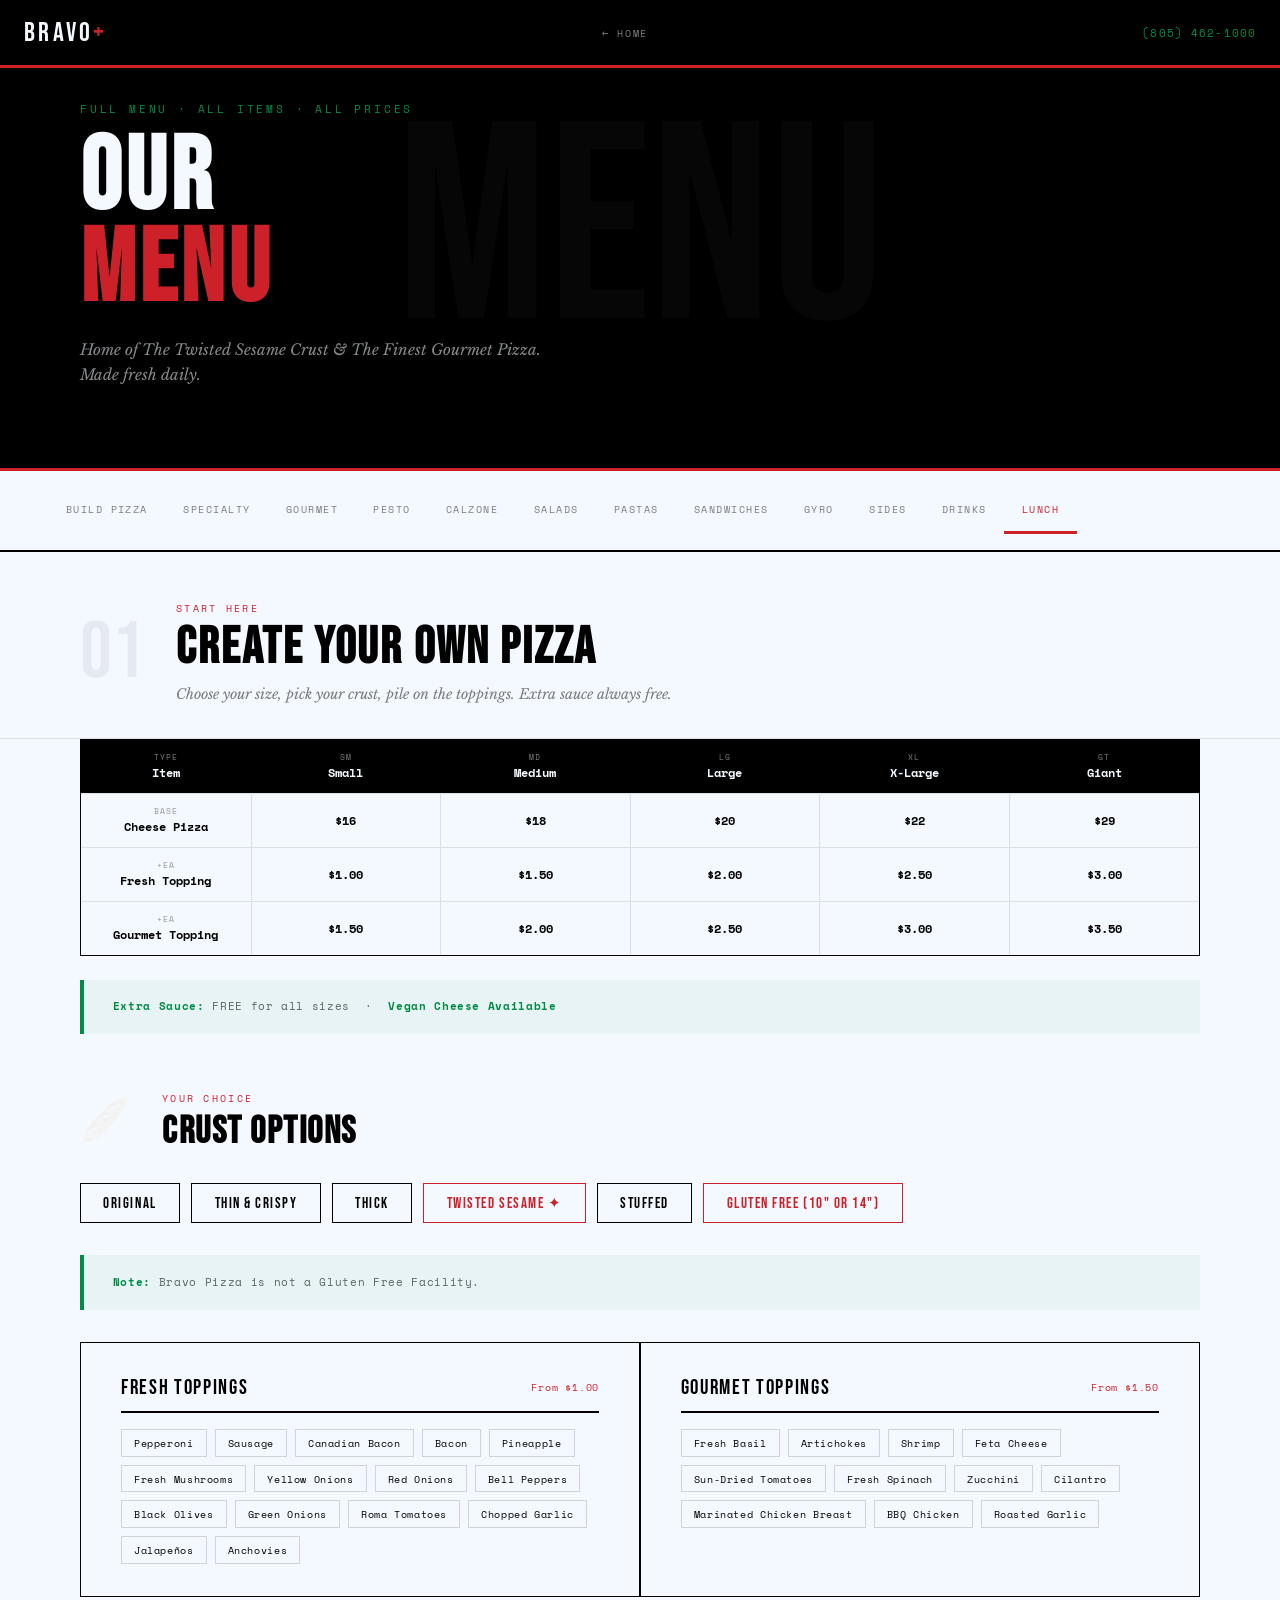
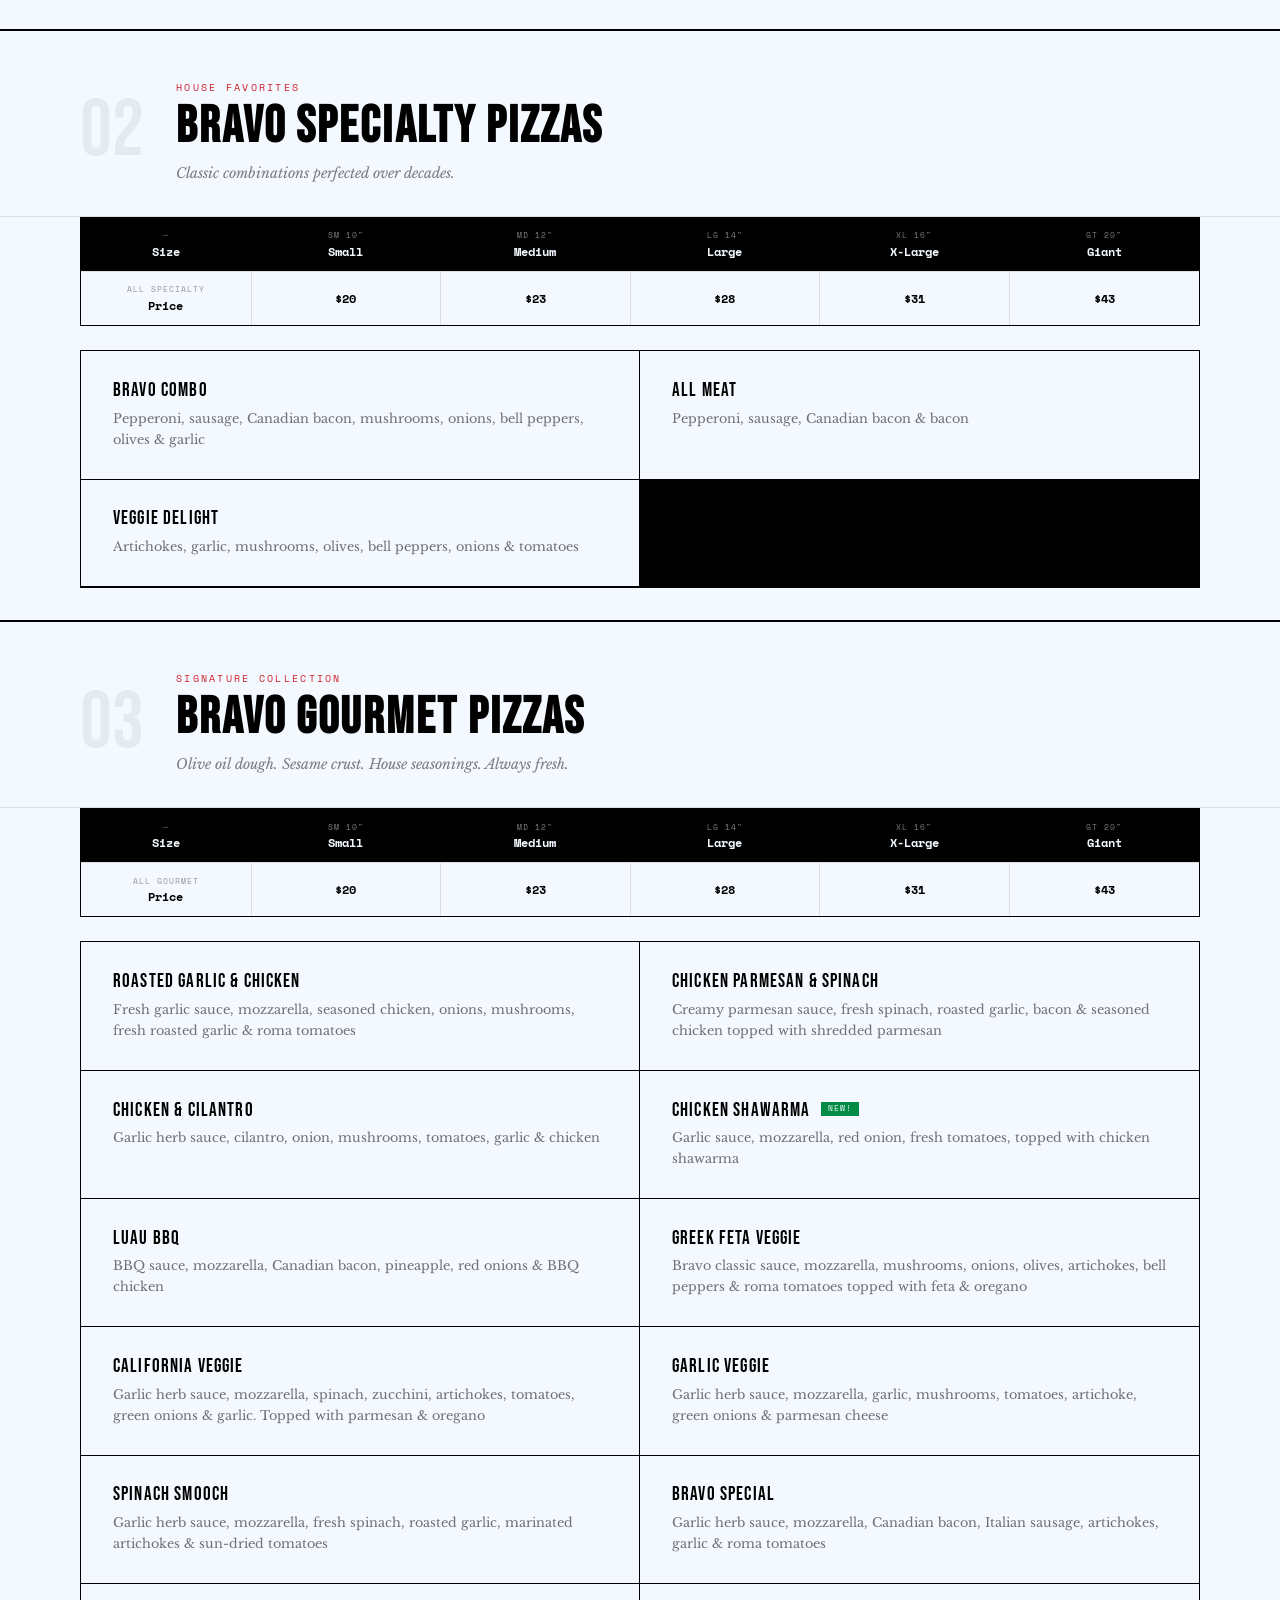
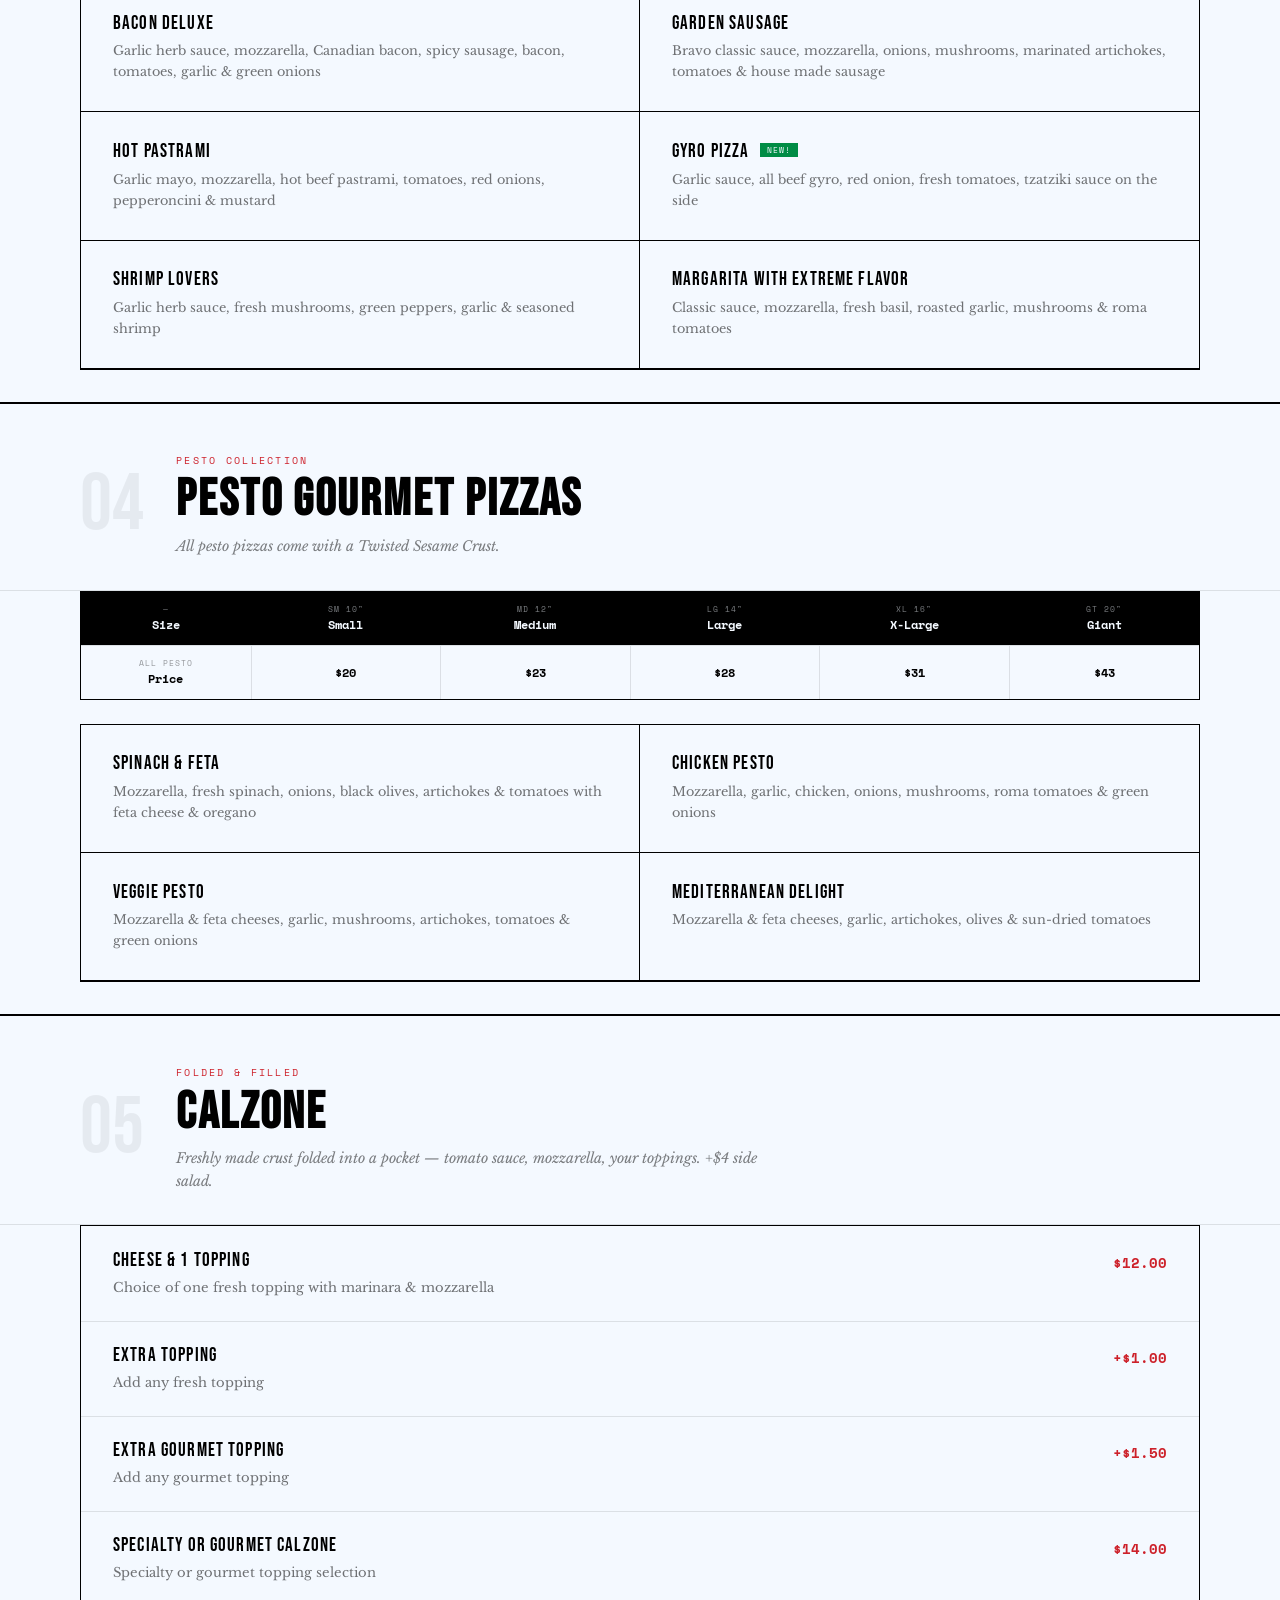
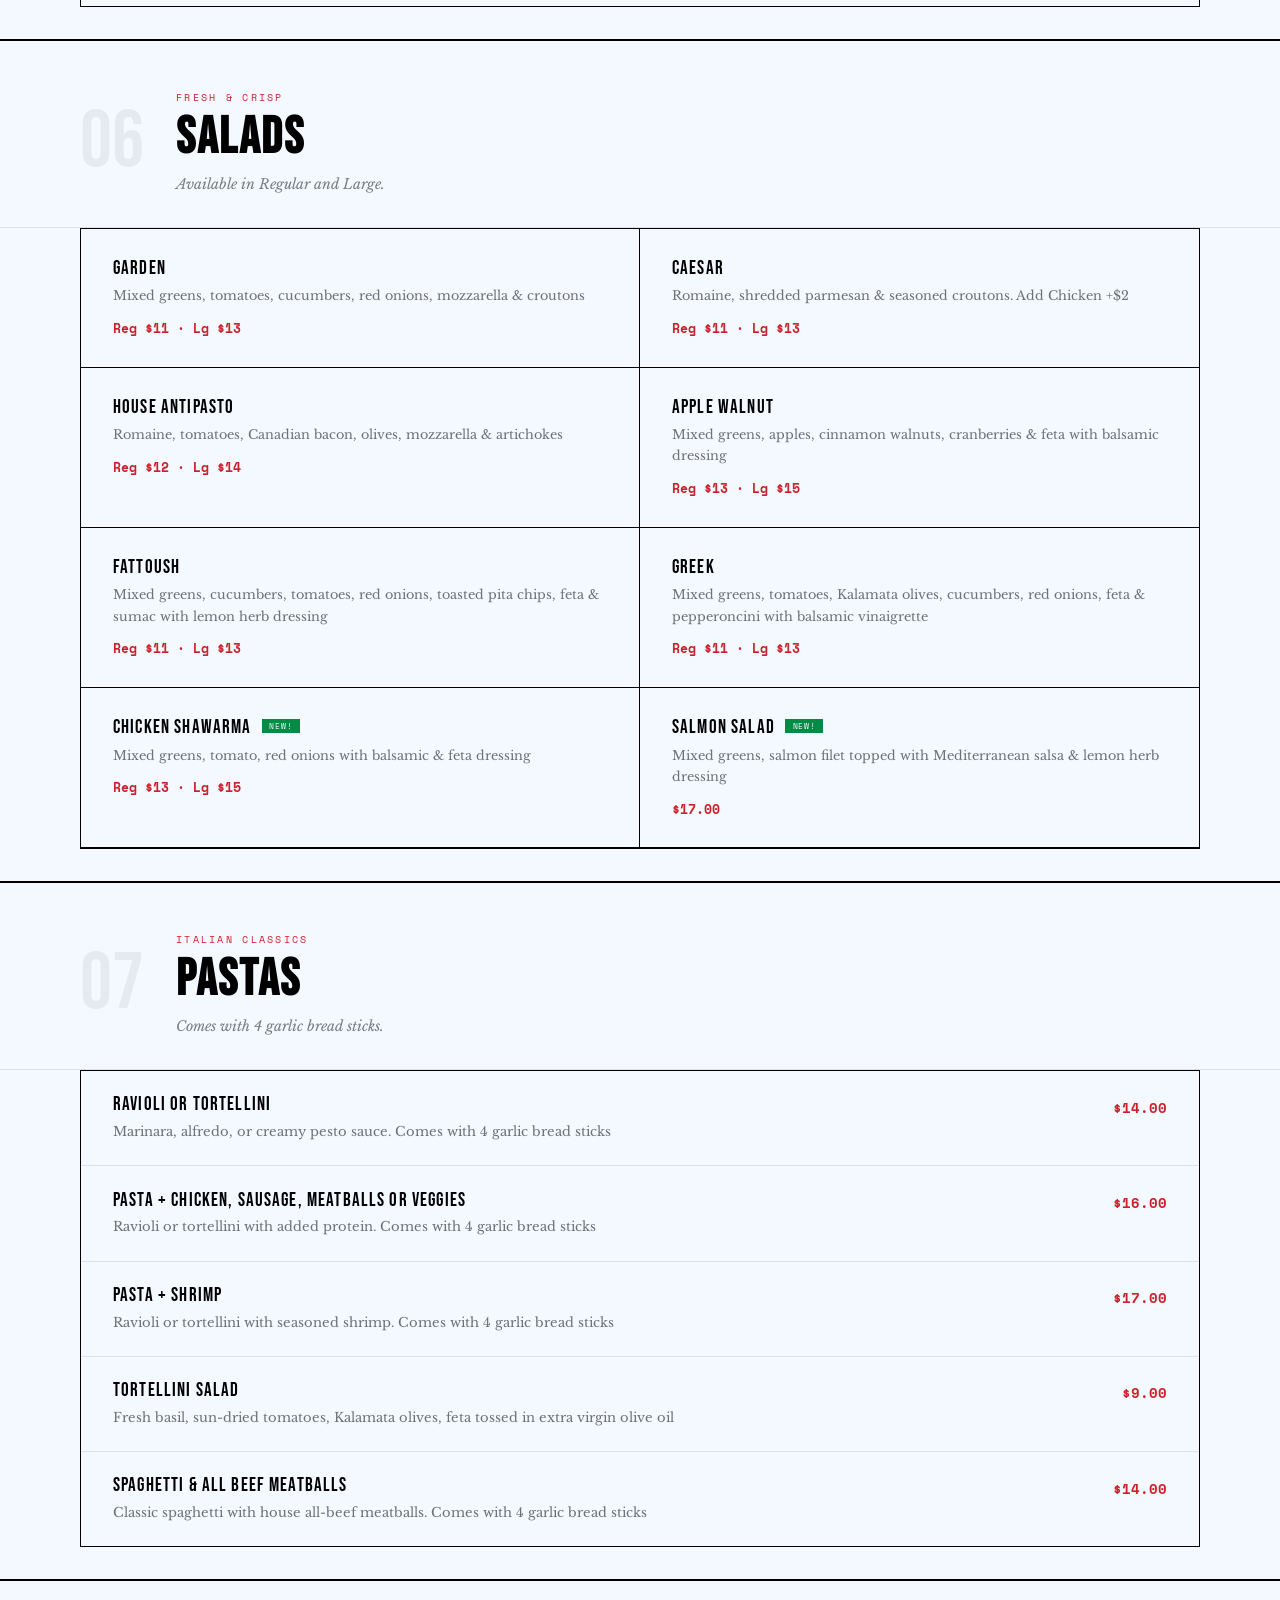
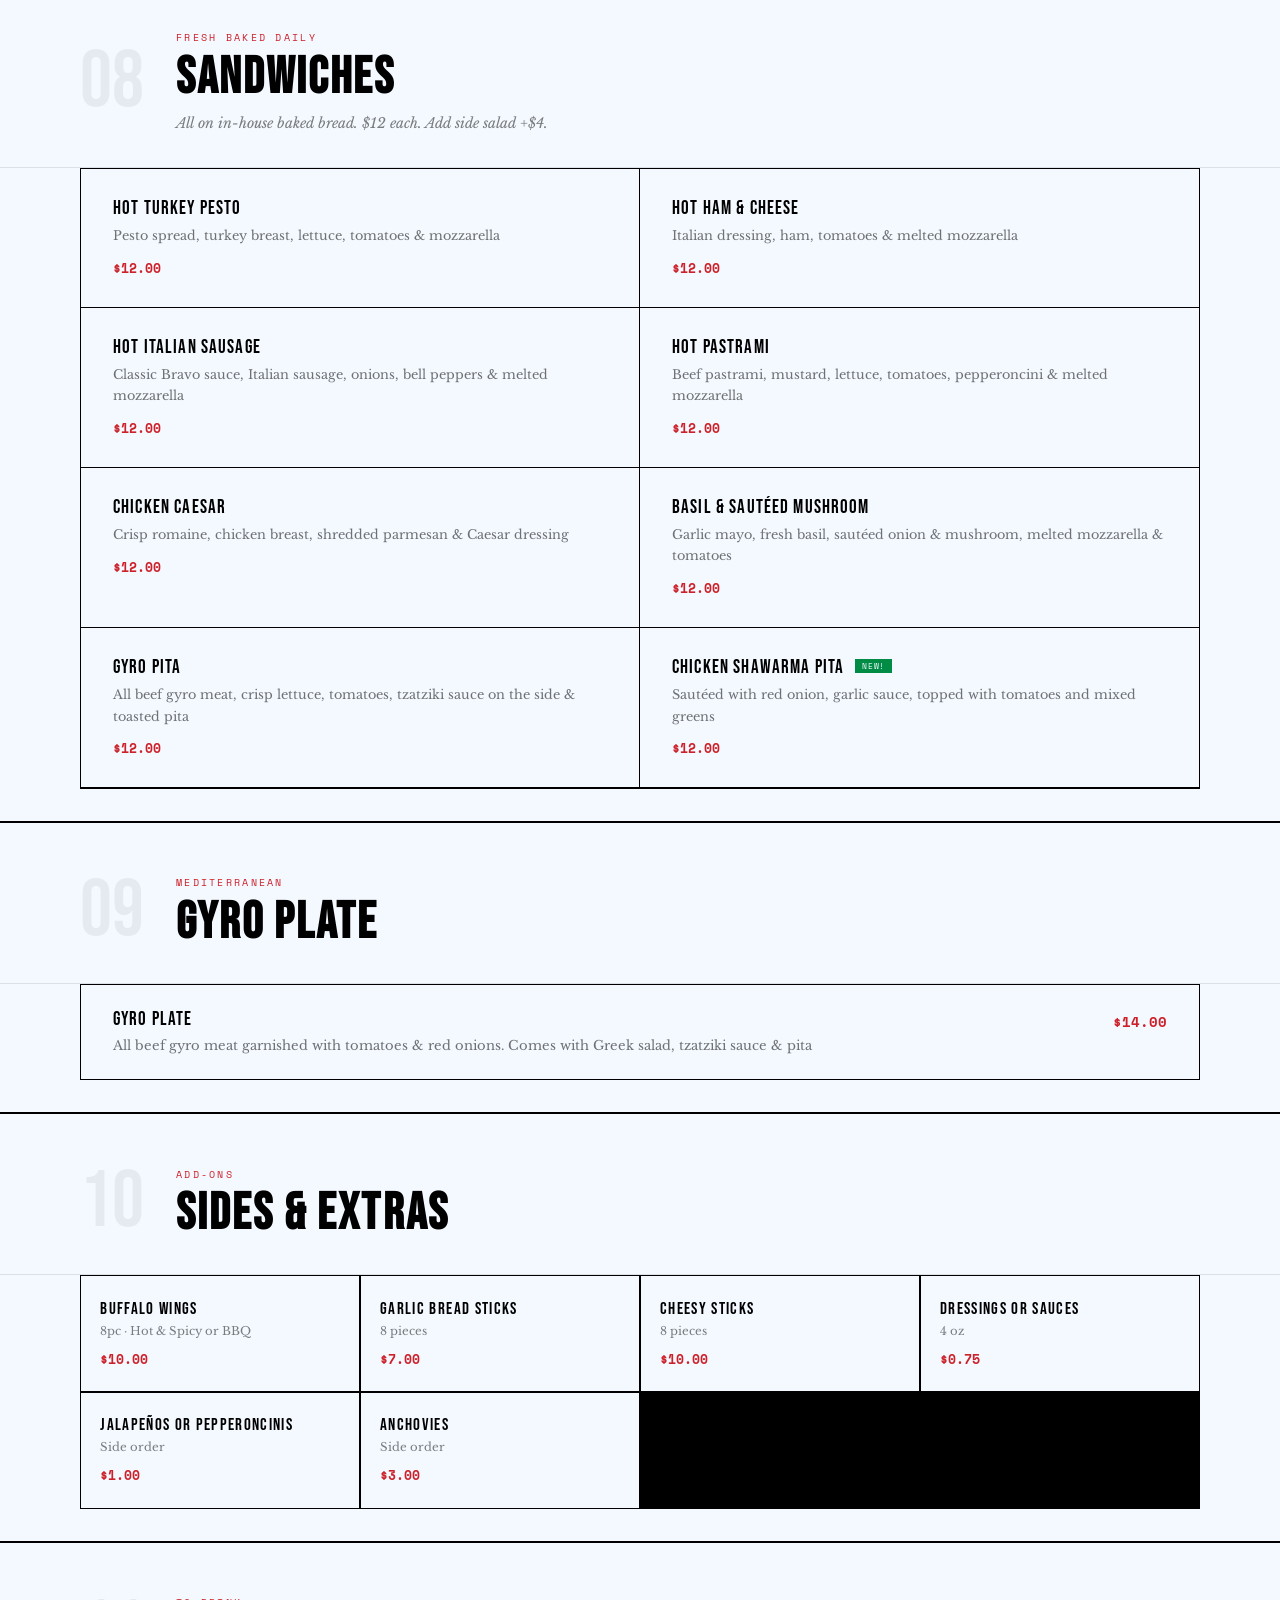
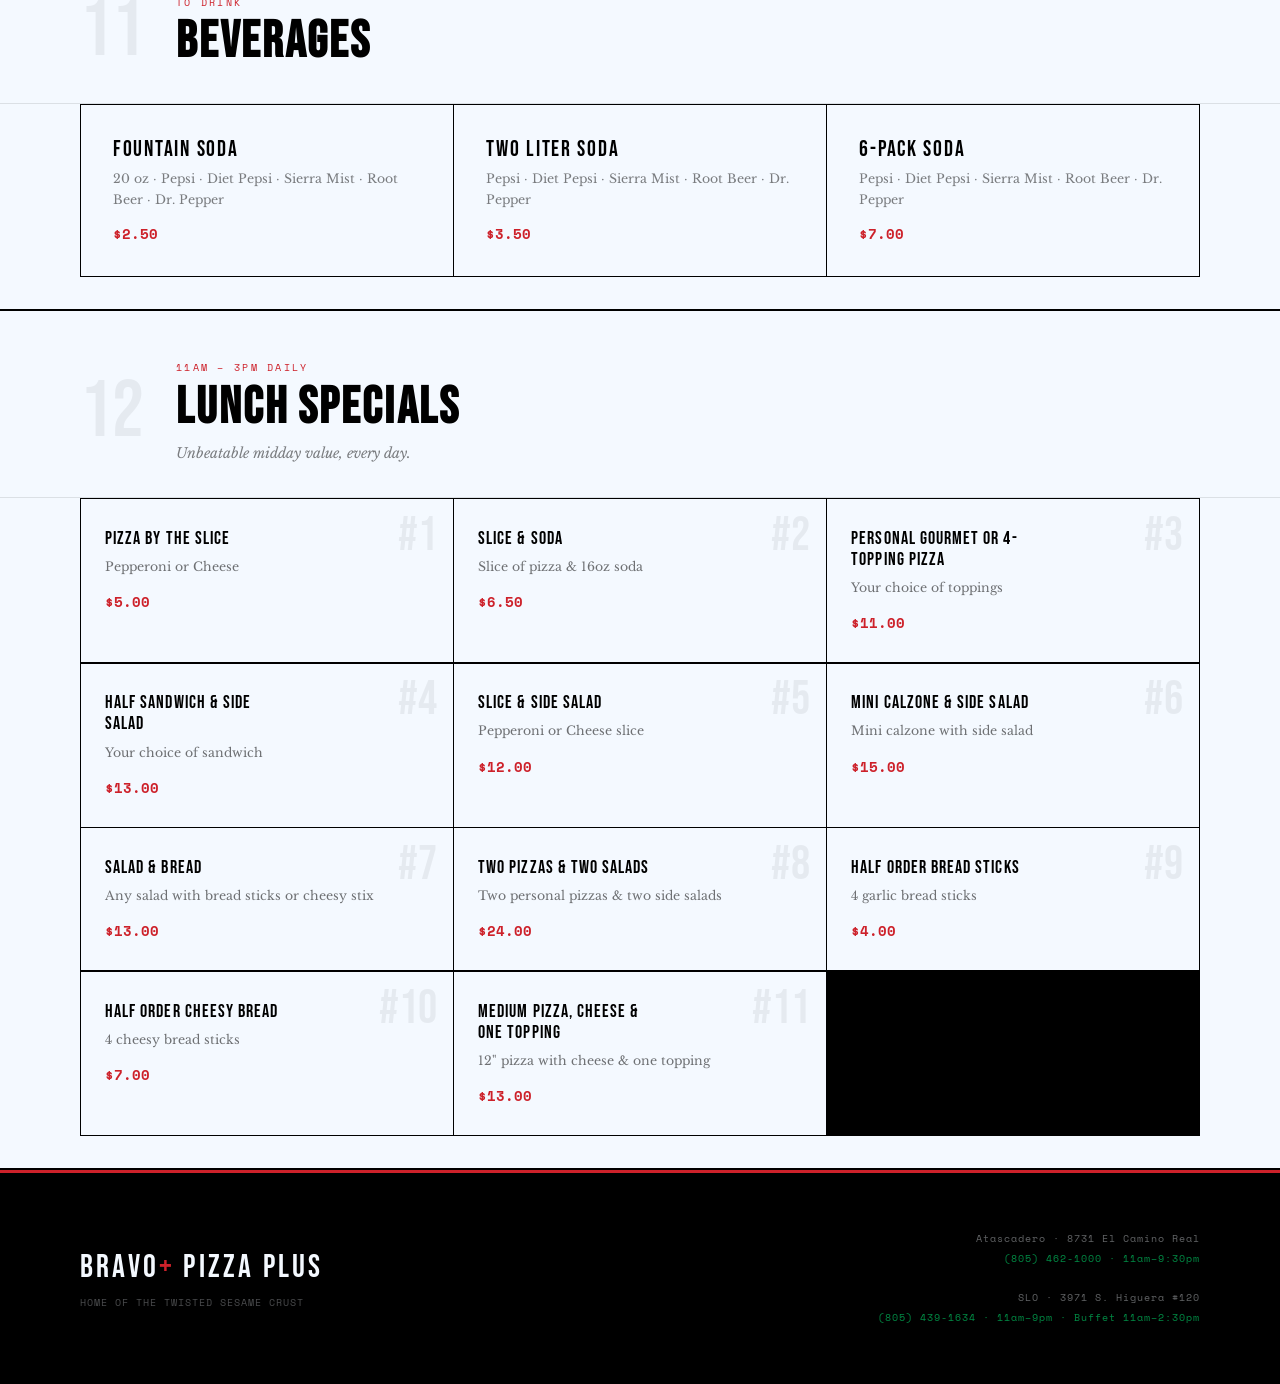
<file: menu.html>
<!DOCTYPE html>
<html lang="en">
<head>
    <meta charset="UTF-8">
    <meta name="robots" content="noindex, nofollow">
    <meta name="viewport" content="width=device-width, initial-scale=1.0, viewport-fit=cover">
    <meta name="theme-color" content="#000000">
    <title>Menu — Bravo Pizza Plus</title>
    <link rel="preconnect" href="https://fonts.googleapis.com">
    <link
            href="https://fonts.googleapis.com/css2?family=Bebas+Neue&family=Libre+Baskerville:ital,wght@0,400;0,700;1,400&family=Space+Mono:ital,wght@0,400;0,700;1,400&display=swap"
            rel="stylesheet">
    <style>
        :root {
            --white: #F4F9FF;
            --black: #000000;
            --green: #008C45;
            --red: #CD212A;
        }


        *, *::before, *::after {
            margin: 0;
            padding: 0;
            box-sizing: border-box;
        }


        html {
            scroll-behavior: smooth;
            -webkit-text-size-adjust: 100%;
        }


        body {
            background: var(--white);
            color: var(--black);
            font-family: 'Libre Baskerville', Georgia, serif;
            overflow-x: hidden;
        }

        nav {
            position: fixed;
            top: 0;
            left: 0;
            right: 0;
            z-index: 200;
            background: var(--black);
            border-bottom: 3px solid var(--red);
            display: flex;
            align-items: center;
            justify-content: space-between;
            padding: 1rem 1.5rem;
            min-height: 60px;
        }


        .nav-logo {
            font-family: 'Bebas Neue', sans-serif;
            font-size: 1.7rem;
            letter-spacing: .12em;
            color: var(--white);
            text-decoration: none;
        }


        .nav-logo span {
            color: var(--red);
        }


        .nav-back {
            font-family: 'Space Mono', monospace;
            font-size: .65rem;
            letter-spacing: .15em;
            text-transform: uppercase;
            color: rgba(244, 249, 255, .5);
            text-decoration: none;
            transition: color .3s;
            padding: .5rem 0;
        }


        .nav-back:hover {
            color: var(--white);
        }


        .nav-phone {
            font-family: 'Space Mono', monospace;
            font-size: .7rem;
            letter-spacing: .1em;
            color: var(--green);
            text-decoration: none;
            padding: .5rem 0;
            white-space: nowrap;
        }


        .menu-hero {
            background: var(--black);
            padding: 100px 5rem 5rem;
            position: relative;
            overflow: hidden;
            border-bottom: 3px solid var(--red);
        }


        .menu-hero-bg {
            position: absolute;
            inset: 0;
            font-family: 'Bebas Neue', sans-serif;
            font-size: 22vw;
            line-height: 1;
            color: rgba(255, 255, 255, .025);
            display: flex;
            align-items: center;
            justify-content: center;
            pointer-events: none;
            user-select: none;
            white-space: nowrap;
            overflow: hidden;
        }


        .menu-hero-label {
            font-family: 'Space Mono', monospace;
            font-size: .7rem;
            letter-spacing: .25em;
            text-transform: uppercase;
            color: var(--green);
            margin-bottom: 1rem;
        }


        .menu-hero-title {
            font-family: 'Bebas Neue', sans-serif;
            font-size: clamp(3.5rem, 8vw, 9rem);
            line-height: .9;
            letter-spacing: .04em;
            color: var(--white);
            margin-bottom: 1.2rem;
        }


        .menu-hero-title span {
            color: var(--red);
        }


        .menu-hero-sub {
            font-style: italic;
            color: rgba(244, 249, 255, .55);
            font-size: .95rem;
            line-height: 1.7;
            max-width: 500px;
        }


        .cat-nav {
            position: sticky;
            top: 60px;
            z-index: 100;
            background: var(--white);
            border-bottom: 2px solid var(--black);
            overflow-x: auto;
            scrollbar-width: none;
            -webkit-overflow-scrolling: touch;
        }


        .cat-nav::-webkit-scrollbar {
            display: none;
        }


        .cat-nav-inner {
            display: flex;
            white-space: nowrap;
            padding: 0 1.5rem;
        }


        .cat-btn {
            font-family: 'Space Mono', monospace;
            font-size: .62rem;
            letter-spacing: .15em;
            text-transform: uppercase;
            padding: .9rem 1.1rem;
            border: none;
            border-bottom: 3px solid transparent;
            background: transparent;
            cursor: pointer;
            color: rgba(0, 0, 0, .5);
            transition: all .3s;
            -webkit-tap-highlight-color: transparent;
            white-space: nowrap;
        }


        .cat-btn:hover, .cat-btn.active {
            color: var(--red);
            border-bottom-color: var(--red);
        }


        .menu-section {
            border-bottom: 2px solid var(--black);
        }


        .sec-header {
            display: grid;
            grid-template-columns:auto 1fr;
            align-items: center;
            gap: 2rem;
            padding: 3rem 5rem 2rem;
            border-bottom: 1px solid rgba(0, 0, 0, .1);
        }


        .sec-num {
            font-family: 'Bebas Neue', sans-serif;
            font-size: 5rem;
            line-height: 1;
            color: rgba(0, 0, 0, .06);
        }


        .sec-label {
            font-family: 'Space Mono', monospace;
            font-size: .65rem;
            letter-spacing: .22em;
            text-transform: uppercase;
            color: var(--red);
            margin-bottom: .4rem;
        }


        .sec-title {
            font-family: 'Bebas Neue', sans-serif;
            font-size: clamp(2rem, 4vw, 3.8rem);
            letter-spacing: .04em;
            line-height: 1;
        }


        .sec-desc {
            margin-top: .6rem;
            font-style: italic;
            color: rgba(0, 0, 0, .5);
            font-size: .88rem;
            line-height: 1.6;
            max-width: 600px;
        }


        .price-table {
            margin: 0 5rem 1.5rem;
            border: 1.5px solid var(--black);
        }


        .price-table-row {
            display: grid;
            border-bottom: 1px solid rgba(0, 0, 0, .1);
        }


        .price-table-row:last-child {
            border-bottom: none;
        }


        .pt-cell {
            padding: .7rem .8rem;
            font-family: 'Space Mono', monospace;
            font-size: .68rem;
            border-right: 1px solid rgba(0, 0, 0, .1);
            display: flex;
            flex-direction: column;
            align-items: center;
            justify-content: center;
            text-align: center;
            gap: .1rem;
        }


        .pt-cell:last-child {
            border-right: none;
        }


        .pt-size {
            font-size: .52rem;
            text-transform: uppercase;
            letter-spacing: .12em;
            color: rgba(0, 0, 0, .4);
        }


        .pt-price {
            font-weight: 700;
            color: var(--black);
            font-size: .75rem;
        }


        .pt-header .pt-cell {
            background: var(--black);
            color: var(--white);
        }


        .pt-header .pt-size {
            color: rgba(244, 249, 255, .5);
        }


        .pt-header .pt-price {
            color: var(--white);
        }


        .item-grid {
            display: grid;
            grid-template-columns:1fr 1fr;
            gap: 0;
            background: var(--black);
            margin: 0 5rem 2rem;
            border: 1.5px solid var(--black);
        }


        .item-card {
            background: var(--white);
            padding: 1.8rem 2rem;
            border-right: 1px solid var(--black);
            border-bottom: 1px solid var(--black);
            position: relative;
            transition: background .3s;
            overflow: hidden;
        }


        .item-card:hover {
            background: #fafaf8;
        }


        .item-card:nth-child(even) {
            border-right: none;
        }


        .item-card::before {
            content: '';
            position: absolute;
            left: 0;
            top: 0;
            bottom: 0;
            width: 3px;
            background: transparent;
            transition: background .3s;
        }


        .item-card:hover::before {
            background: var(--red);
        }


        .item-name {
            font-family: 'Bebas Neue', sans-serif;
            font-size: 1.2rem;
            letter-spacing: .06em;
            line-height: 1.1;
            margin-bottom: .4rem;
        }


        .item-desc {
            font-size: .8rem;
            color: rgba(0, 0, 0, .55);
            line-height: 1.65;
        }


        .item-price {
            display: inline-block;
            margin-top: .8rem;
            font-family: 'Space Mono', monospace;
            font-size: .8rem;
            font-weight: 700;
            color: var(--red);
        }


        .item-badge {
            display: inline-block;
            background: var(--green);
            color: var(--white);
            font-family: 'Space Mono', monospace;
            font-size: .52rem;
            letter-spacing: .1em;
            text-transform: uppercase;
            padding: .15rem .45rem;
            margin-left: .4rem;
            vertical-align: middle;
        }


        .topping-cols {
            margin: 0 5rem 2rem;
            display: grid;
            grid-template-columns:1fr 1fr;
            gap: 1.5px;
            background: var(--black);
            border: 1.5px solid var(--black);
        }


        .topping-col {
            background: var(--white);
            padding: 2rem 2.5rem;
        }


        .topping-col-title {
            font-family: 'Bebas Neue', sans-serif;
            font-size: 1.3rem;
            letter-spacing: .08em;
            margin-bottom: 1rem;
            padding-bottom: .7rem;
            border-bottom: 2px solid var(--black);
            display: flex;
            align-items: center;
            justify-content: space-between;
            flex-wrap: wrap;
            gap: .5rem;
        }


        .topping-col-price {
            font-family: 'Space Mono', monospace;
            font-size: .62rem;
            color: var(--red);
            letter-spacing: .08em;
        }


        .topping-list {
            list-style: none;
            display: flex;
            flex-wrap: wrap;
            gap: .5rem;
        }


        .topping-list li {
            font-family: 'Space Mono', monospace;
            font-size: .65rem;
            letter-spacing: .06em;
            padding: .3rem .75rem;
            border: 1px solid rgba(0, 0, 0, .15);
            transition: all .25s;
            -webkit-tap-highlight-color: transparent;
        }


        .topping-list li:hover, .topping-list li:active {
            background: var(--black);
            color: var(--white);
        }


        .crust-list {
            margin: 0 5rem 2rem;
            display: flex;
            flex-wrap: wrap;
            gap: .7rem;
        }


        .crust-pill {
            padding: .6rem 1.4rem;
            border: 1.5px solid var(--black);
            font-family: 'Bebas Neue', sans-serif;
            font-size: .95rem;
            letter-spacing: .1em;
            transition: all .3s;
            -webkit-tap-highlight-color: transparent;
        }


        .crust-pill:hover, .crust-pill:active {
            background: var(--black);
            color: var(--white);
        }


        .crust-pill.special {
            border-color: var(--red);
            color: var(--red);
        }


        .crust-pill.special:hover, .crust-pill.special:active {
            background: var(--red);
            color: var(--white);
        }


        .item-list-single {
            margin: 0 5rem 2rem;
            border: 1.5px solid var(--black);
        }


        .item-single {
            display: flex;
            align-items: flex-start;
            justify-content: space-between;
            padding: 1.4rem 2rem;
            border-bottom: 1px solid rgba(0, 0, 0, .1);
            gap: 1.2rem;
            transition: background .3s;
        }


        .item-single:last-child {
            border-bottom: none;
        }


        .item-single:hover {
            background: rgba(205, 33, 42, .04);
        }


        .item-single-left {
            flex: 1;
        }


        .item-single-name {
            font-family: 'Bebas Neue', sans-serif;
            font-size: 1.2rem;
            letter-spacing: .06em;
        }


        .item-single-desc {
            font-size: .82rem;
            color: rgba(0, 0, 0, .55);
            line-height: 1.65;
            margin-top: .3rem;
        }


        .item-single-price {
            font-family: 'Space Mono', monospace;
            font-size: .9rem;
            font-weight: 700;
            color: var(--red);
            white-space: nowrap;
            padding-top: .2rem;
            min-width: 60px;
            text-align: right;
        }


        .lunch-grid {
            margin: 0 5rem 2rem;
            display: grid;
            grid-template-columns:repeat(3, 1fr);
            gap: 1.5px;
            background: var(--black);
            border: 1.5px solid var(--black);
        }


        .lunch-card {
            background: var(--white);
            padding: 1.8rem 1.5rem;
            transition: background .3s;
            position: relative;
            -webkit-tap-highlight-color: transparent;
        }


        .lunch-card:hover {
            background: var(--black);
        }


        .lunch-card:hover .lunch-name, .lunch-card:hover .lunch-desc {
            color: var(--white);
        }


        .lunch-card:hover .lunch-price {
            color: var(--green);
        }


        .lunch-card:hover .lunch-num {
            color: rgba(255, 255, 255, .08);
        }


        .lunch-num {
            font-family: 'Bebas Neue', sans-serif;
            font-size: 3rem;
            line-height: 1;
            color: rgba(0, 0, 0, .06);
            position: absolute;
            top: .8rem;
            right: 1rem;
            transition: color .3s;
            pointer-events: none;
        }


        .lunch-name {
            font-family: 'Bebas Neue', sans-serif;
            font-size: 1.1rem;
            letter-spacing: .06em;
            line-height: 1.2;
            margin-bottom: .5rem;
            max-width: 180px;
            transition: color .3s;
        }


        .lunch-desc {
            font-size: .78rem;
            color: rgba(0, 0, 0, .55);
            line-height: 1.6;
            transition: color .3s;
        }


        .lunch-price {
            margin-top: .9rem;
            font-family: 'Space Mono', monospace;
            font-size: .88rem;
            font-weight: 700;
            color: var(--red);
            transition: color .3s;
        }


        .sides-grid {
            margin: 0 5rem 2rem;
            display: grid;
            grid-template-columns:repeat(4, 1fr);
            gap: 1.5px;
            background: var(--black);
            border: 1.5px solid var(--black);
        }


        .side-card {
            background: var(--white);
            padding: 1.4rem 1.2rem;
            transition: background .3s;
        }


        .side-card:hover {
            background: var(--black);
        }


        .side-card:hover .side-name, .side-card:hover .side-sub {
            color: var(--white);
        }


        .side-card:hover .side-price {
            color: var(--green);
        }


        .side-name {
            font-family: 'Bebas Neue', sans-serif;
            font-size: 1.05rem;
            letter-spacing: .08em;
            transition: color .3s;
        }


        .side-sub {
            font-size: .73rem;
            color: rgba(0, 0, 0, .5);
            margin-top: .3rem;
            transition: color .3s;
        }


        .side-price {
            font-family: 'Space Mono', monospace;
            font-size: .82rem;
            font-weight: 700;
            color: var(--red);
            margin-top: .7rem;
            transition: color .3s;
        }


        .bev-row {
            margin: 0 5rem 2rem;
            display: grid;
            grid-template-columns:1fr 1fr 1fr;
            gap: 1.5px;
            background: var(--black);
            border: 1.5px solid var(--black);
        }


        .bev-card {
            background: var(--white);
            padding: 2rem;
            transition: background .3s;
        }


        .bev-card:hover {
            background: var(--black);
        }


        .bev-card:hover .bev-title, .bev-card:hover .bev-options {
            color: var(--white);
        }


        .bev-card:hover .bev-price {
            color: var(--green);
        }


        .bev-title {
            font-family: 'Bebas Neue', sans-serif;
            font-size: 1.35rem;
            letter-spacing: .08em;
            transition: color .3s;
        }


        .bev-options {
            font-size: .78rem;
            color: rgba(0, 0, 0, .5);
            margin-top: .4rem;
            line-height: 1.7;
            transition: color .3s;
        }


        .bev-price {
            font-family: 'Space Mono', monospace;
            font-size: .88rem;
            font-weight: 700;
            color: var(--red);
            margin-top: .8rem;
            transition: color .3s;
        }


        .note-block {
            margin: 0 5rem 2rem;
            padding: 1.1rem 1.8rem;
            border-left: 4px solid var(--green);
            background: rgba(0, 140, 69, .05);
            font-family: 'Space Mono', monospace;
            font-size: .68rem;
            letter-spacing: .06em;
            color: rgba(0, 0, 0, .6);
            line-height: 1.8;
        }


        .note-block strong {
            color: var(--green);
        }


        .reveal {
            opacity: 0;
            transform: translateY(18px);
            transition: opacity .55s ease, transform .55s ease;
        }


        .reveal.visible {
            opacity: 1;
            transform: translateY(0);
        }


        footer {
            background: var(--black);
            color: var(--white);
            padding: 3.5rem 5rem;
            display: flex;
            align-items: center;
            justify-content: space-between;
            flex-wrap: wrap;
            gap: 2rem;
            border-top: 3px solid var(--red);
        }


        .footer-logo {
            font-family: 'Bebas Neue', sans-serif;
            font-size: 2rem;
            letter-spacing: .1em;
        }


        .footer-logo span {
            color: var(--red);
        }


        .footer-info {
            font-family: 'Space Mono', monospace;
            font-size: .62rem;
            letter-spacing: .1em;
            color: rgba(244, 249, 255, .4);
            line-height: 2;
            text-align: right;
        }


        .footer-info a {
            color: var(--green);
            text-decoration: none;
            display: block;
        }


        /* ── MOBILE 768px ── */
        @media (max-width: 768px) {
            .menu-hero {
                padding: 80px 1.5rem 3rem;
            }


            .menu-hero-title {
                font-size: clamp(3rem, 14vw, 5.5rem);
            }


            .menu-hero-sub {
                font-size: .88rem;
            }


            .cat-nav-inner {
                padding: 0 1rem;
            }


            .cat-btn {
                padding: .8rem .9rem;
                font-size: .58rem;
            }


            .sec-header {
                padding: 2.5rem 1.5rem 1.5rem;
                gap: 1rem;
            }


            .sec-num {
                font-size: 3.5rem;
            }


            .price-table {
                margin: 0 1.5rem 1.5rem;
                overflow-x: auto;
                -webkit-overflow-scrolling: touch;
            }


            .price-table-row {
                min-width: 520px;
            }


            .item-grid {
                grid-template-columns:1fr;
                margin: 0 1.5rem 2rem;
            }


            .item-card {
                border-right: none !important;
            }


            .topping-cols {
                grid-template-columns:1fr;
                margin: 0 1.5rem 2rem;
            }


            .topping-col {
                padding: 1.5rem 1.2rem;
            }


            .crust-list {
                margin: 0 1.5rem 2rem;
            }


            .crust-pill {
                font-size: .88rem;
                padding: .55rem 1.1rem;
            }


            .item-list-single {
                margin: 0 1.5rem 2rem;
            }


            .item-single {
                padding: 1.2rem 1.2rem;
                flex-wrap: wrap;
            }


            .item-single-price {
                min-width: auto;
            }


            .lunch-grid {
                grid-template-columns:1fr 1fr;
                margin: 0 1.5rem 2rem;
            }


            .lunch-num {
                font-size: 2.5rem;
            }


            .lunch-name {
                font-size: 1rem;
                max-width: none;
            }


            .sides-grid {
                grid-template-columns:1fr 1fr;
                margin: 0 1.5rem 2rem;
            }


            .bev-row {
                grid-template-columns:1fr;
                margin: 0 1.5rem 2rem;
            }


            .note-block {
                margin: 0 1.5rem 2rem;
                padding: .9rem 1.2rem;
            }


            footer {
                padding: 2.5rem 1.5rem;
                flex-direction: column;
                gap: 1.5rem;
            }


            .footer-info {
                text-align: left;
            }
        }


        /* ── SMALL 480px ── */
        @media (max-width: 480px) {
            .menu-hero-title {
                font-size: clamp(2.6rem, 16vw, 4.5rem);
            }


            .cat-btn {
                font-size: .55rem;
                padding: .75rem .8rem;
                letter-spacing: .1em;
            }


            .sec-title {
                font-size: clamp(1.8rem, 8vw, 2.8rem);
            }


            .sec-num {
                font-size: 2.8rem;
            }


            .price-table-row {
                min-width: 460px;
            }


            .pt-cell {
                padding: .6rem .5rem;
            }


            .pt-size {
                font-size: .48rem;
            }


            .pt-price {
                font-size: .68rem;
            }


            .item-card {
                padding: 1.4rem 1.2rem;
            }


            .item-name {
                font-size: 1.1rem;
            }


            .item-desc {
                font-size: .78rem;
            }


            .lunch-grid {
                grid-template-columns:1fr;
            }


            .lunch-card {
                padding: 1.4rem 1.2rem;
            }


            .side-card {
                padding: 1.1rem 1rem;
            }


            .side-name {
                font-size: .95rem;
            }


            .item-single-name {
                font-size: 1.05rem;
            }


            .item-single-desc {
                font-size: .78rem;
            }


            .topping-list li {
                font-size: .62rem;
                padding: .28rem .6rem;
            }
        }


        @supports (padding:env(safe-area-inset-bottom)) {
            footer {
                padding-bottom: calc(3.5rem + env(safe-area-inset-bottom));
            }


            @media (max-width: 768px) {
                footer {
                    padding-bottom: calc(2.5rem + env(safe-area-inset-bottom));
                }
            }
        }

        /* Hide scrollbar (Chrome, Safari, Edge) */
        body::-webkit-scrollbar {
            display: none;
        }
    </style>
</head>
<body>

<nav>
    <a class="nav-logo" href="index.html">BRAVO<span>+</span></a>
    <a class="nav-back" href="index.html">← Home</a>
    <a class="nav-phone" href="tel:8054621000">(805) 462-1000</a>
</nav>
<div class="menu-hero">
    <div class="menu-hero-bg">MENU</div>
    <p class="menu-hero-label">Full Menu · All Items · All Prices</p>
    <h1 class="menu-hero-title">OUR<br><span>MENU</span></h1>
    <p class="menu-hero-sub">Home of The Twisted Sesame Crust &amp; The Finest Gourmet Pizza. Made fresh daily.</p>
</div>
<nav class="cat-nav">
    <div class="cat-nav-inner">
        <button class="cat-btn active" onclick="jumpTo('build')">Build Pizza</button>
        <button class="cat-btn" onclick="jumpTo('specialty')">Specialty</button>
        <button class="cat-btn" onclick="jumpTo('gourmet')">Gourmet</button>
        <button class="cat-btn" onclick="jumpTo('pesto')">Pesto</button>
        <button class="cat-btn" onclick="jumpTo('calzone')">Calzone</button>
        <button class="cat-btn" onclick="jumpTo('salads')">Salads</button>
        <button class="cat-btn" onclick="jumpTo('pastas')">Pastas</button>
        <button class="cat-btn" onclick="jumpTo('sandwiches')">Sandwiches</button>
        <button class="cat-btn" onclick="jumpTo('gyro')">Gyro</button>
        <button class="cat-btn" onclick="jumpTo('sides')">Sides</button>
        <button class="cat-btn" onclick="jumpTo('beverages')">Drinks</button>
        <button class="cat-btn" onclick="jumpTo('lunch')">Lunch</button>
    </div>
</nav>


<section class="menu-section" id="build">
    <div class="sec-header reveal">
        <div class="sec-num">01</div>
        <div class="sec-info"><p class="sec-label">Start Here</p>
            <h2 class="sec-title">CREATE YOUR OWN PIZZA</h2>
            <p class="sec-desc">Choose your size, pick your crust, pile on the toppings. Extra sauce always free.</p>
        </div>
    </div>
    <div class="price-table reveal">
        <div class="price-table-row pt-header" style="grid-template-columns:.9fr 1fr 1fr 1fr 1fr 1fr;">
            <div class="pt-cell"><span class="pt-size">Type</span><span class="pt-price">Item</span></div>
            <div class="pt-cell"><span class="pt-size">SM</span><span class="pt-price">Small</span></div>
            <div class="pt-cell"><span class="pt-size">MD</span><span class="pt-price">Medium</span></div>
            <div class="pt-cell"><span class="pt-size">LG</span><span class="pt-price">Large</span></div>
            <div class="pt-cell"><span class="pt-size">XL</span><span class="pt-price">X-Large</span></div>
            <div class="pt-cell"><span class="pt-size">GT</span><span class="pt-price">Giant</span></div>
        </div>
        <div class="price-table-row" style="grid-template-columns:.9fr 1fr 1fr 1fr 1fr 1fr;">
            <div class="pt-cell"><span class="pt-size">Base</span><span class="pt-price">Cheese Pizza</span></div>
            <div class="pt-cell"><span class="pt-price">$16</span></div>
            <div class="pt-cell"><span class="pt-price">$18</span></div>
            <div class="pt-cell"><span class="pt-price">$20</span></div>
            <div class="pt-cell"><span class="pt-price">$22</span></div>
            <div class="pt-cell"><span class="pt-price">$29</span></div>
        </div>
        <div class="price-table-row" style="grid-template-columns:.9fr 1fr 1fr 1fr 1fr 1fr;">
            <div class="pt-cell"><span class="pt-size">+ea</span><span class="pt-price">Fresh Topping</span></div>
            <div class="pt-cell"><span class="pt-price">$1.00</span></div>
            <div class="pt-cell"><span class="pt-price">$1.50</span></div>
            <div class="pt-cell"><span class="pt-price">$2.00</span></div>
            <div class="pt-cell"><span class="pt-price">$2.50</span></div>
            <div class="pt-cell"><span class="pt-price">$3.00</span></div>
        </div>
        <div class="price-table-row" style="grid-template-columns:.9fr 1fr 1fr 1fr 1fr 1fr;">
            <div class="pt-cell"><span class="pt-size">+ea</span><span class="pt-price">Gourmet Topping</span></div>
            <div class="pt-cell"><span class="pt-price">$1.50</span></div>
            <div class="pt-cell"><span class="pt-price">$2.00</span></div>
            <div class="pt-cell"><span class="pt-price">$2.50</span></div>
            <div class="pt-cell"><span class="pt-price">$3.00</span></div>
            <div class="pt-cell"><span class="pt-price">$3.50</span></div>
        </div>
    </div>
    <div class="note-block reveal"><strong>Extra Sauce:</strong> FREE for all sizes &nbsp;·&nbsp; <strong>Vegan Cheese
        Available</strong></div>
    <div class="sec-header reveal" style="padding-top:1.5rem;border-bottom:none;">
        <div class="sec-num" style="font-size:2.5rem;">🥖</div>
        <div class="sec-info"><p class="sec-label">Your Choice</p>
            <h3 class="sec-title" style="font-size:clamp(1.5rem,3vw,2.5rem);">CRUST OPTIONS</h3></div>
    </div>
    <div class="crust-list reveal">
        <div class="crust-pill">Original</div>
        <div class="crust-pill">Thin &amp; Crispy</div>
        <div class="crust-pill">Thick</div>
        <div class="crust-pill special">Twisted Sesame ✦</div>
        <div class="crust-pill">Stuffed</div>
        <div class="crust-pill special">Gluten Free (10" or 14")</div>
    </div>
    <div class="note-block reveal"><strong>Note:</strong> Bravo Pizza is not a Gluten Free Facility.</div>
    <div class="topping-cols reveal">
        <div class="topping-col">
            <div class="topping-col-title">Fresh Toppings <span class="topping-col-price">From $1.00</span></div>
            <ul class="topping-list">
                <li>Pepperoni</li>
                <li>Sausage</li>
                <li>Canadian Bacon</li>
                <li>Bacon</li>
                <li>Pineapple</li>
                <li>Fresh Mushrooms</li>
                <li>Yellow Onions</li>
                <li>Red Onions</li>
                <li>Bell Peppers</li>
                <li>Black Olives</li>
                <li>Green Onions</li>
                <li>Roma Tomatoes</li>
                <li>Chopped Garlic</li>
                <li>Jalapeños</li>
                <li>Anchovies</li>
            </ul>
        </div>
        <div class="topping-col">
            <div class="topping-col-title">Gourmet Toppings <span class="topping-col-price">From $1.50</span></div>
            <ul class="topping-list">
                <li>Fresh Basil</li>
                <li>Artichokes</li>
                <li>Shrimp</li>
                <li>Feta Cheese</li>
                <li>Sun-Dried Tomatoes</li>
                <li>Fresh Spinach</li>
                <li>Zucchini</li>
                <li>Cilantro</li>
                <li>Marinated Chicken Breast</li>
                <li>BBQ Chicken</li>
                <li>Roasted Garlic</li>
            </ul>
        </div>
    </div>
</section>


<section class="menu-section" id="specialty">
    <div class="sec-header reveal">
        <div class="sec-num">02</div>
        <div class="sec-info"><p class="sec-label">House Favorites</p>
            <h2 class="sec-title">BRAVO SPECIALTY PIZZAS</h2>
            <p class="sec-desc">Classic combinations perfected over decades.</p></div>
    </div>
    <div class="price-table reveal">
        <div class="price-table-row pt-header" style="grid-template-columns:.9fr 1fr 1fr 1fr 1fr 1fr;">
            <div class="pt-cell"><span class="pt-size">—</span><span class="pt-price">Size</span></div>
            <div class="pt-cell"><span class="pt-size">SM 10"</span><span class="pt-price">Small</span></div>
            <div class="pt-cell"><span class="pt-size">MD 12"</span><span class="pt-price">Medium</span></div>
            <div class="pt-cell"><span class="pt-size">LG 14"</span><span class="pt-price">Large</span></div>
            <div class="pt-cell"><span class="pt-size">XL 16"</span><span class="pt-price">X-Large</span></div>
            <div class="pt-cell"><span class="pt-size">GT 20"</span><span class="pt-price">Giant</span></div>
        </div>
        <div class="price-table-row" style="grid-template-columns:.9fr 1fr 1fr 1fr 1fr 1fr;">
            <div class="pt-cell"><span class="pt-size">All Specialty</span><span class="pt-price">Price</span></div>
            <div class="pt-cell"><span class="pt-price">$20</span></div>
            <div class="pt-cell"><span class="pt-price">$23</span></div>
            <div class="pt-cell"><span class="pt-price">$28</span></div>
            <div class="pt-cell"><span class="pt-price">$31</span></div>
            <div class="pt-cell"><span class="pt-price">$43</span></div>
        </div>
    </div>
    <div class="item-grid reveal">
        <div class="item-card">
            <div class="item-name">Bravo Combo</div>
            <p class="item-desc">Pepperoni, sausage, Canadian bacon, mushrooms, onions, bell peppers, olives &amp;
                garlic</p>
        </div>
        <div class="item-card">
            <div class="item-name">All Meat</div>
            <p class="item-desc">Pepperoni, sausage, Canadian bacon &amp; bacon</p></div>
        <div class="item-card">
            <div class="item-name">Veggie Delight</div>
            <p class="item-desc">Artichokes, garlic, mushrooms, olives, bell peppers, onions &amp; tomatoes</p></div>
    </div>
</section>


<section class="menu-section" id="gourmet">
    <div class="sec-header reveal">
        <div class="sec-num">03</div>
        <div class="sec-info"><p class="sec-label">Signature Collection</p>
            <h2 class="sec-title">BRAVO GOURMET PIZZAS</h2>
            <p class="sec-desc">Olive oil dough. Sesame crust. House seasonings. Always fresh.</p></div>
    </div>
    <div class="price-table reveal">
        <div class="price-table-row pt-header" style="grid-template-columns:.9fr 1fr 1fr 1fr 1fr 1fr;">
            <div class="pt-cell"><span class="pt-size">—</span><span class="pt-price">Size</span></div>
            <div class="pt-cell"><span class="pt-size">SM 10"</span><span class="pt-price">Small</span></div>
            <div class="pt-cell"><span class="pt-size">MD 12"</span><span class="pt-price">Medium</span></div>
            <div class="pt-cell"><span class="pt-size">LG 14"</span><span class="pt-price">Large</span></div>
            <div class="pt-cell"><span class="pt-size">XL 16"</span><span class="pt-price">X-Large</span></div>
            <div class="pt-cell"><span class="pt-size">GT 20"</span><span class="pt-price">Giant</span></div>
        </div>
        <div class="price-table-row" style="grid-template-columns:.9fr 1fr 1fr 1fr 1fr 1fr;">
            <div class="pt-cell"><span class="pt-size">All Gourmet</span><span class="pt-price">Price</span></div>
            <div class="pt-cell"><span class="pt-price">$20</span></div>
            <div class="pt-cell"><span class="pt-price">$23</span></div>
            <div class="pt-cell"><span class="pt-price">$28</span></div>
            <div class="pt-cell"><span class="pt-price">$31</span></div>
            <div class="pt-cell"><span class="pt-price">$43</span></div>
        </div>
    </div>
    <div class="item-grid reveal">
        <div class="item-card">
            <div class="item-name">Roasted Garlic &amp; Chicken</div>
            <p class="item-desc">Fresh garlic sauce, mozzarella, seasoned chicken, onions, mushrooms, fresh roasted
                garlic
                &amp; roma tomatoes</p></div>
        <div class="item-card">
            <div class="item-name">Chicken Parmesan &amp; Spinach</div>
            <p class="item-desc">Creamy parmesan sauce, fresh spinach, roasted garlic, bacon &amp; seasoned chicken
                topped
                with shredded parmesan</p></div>
        <div class="item-card">
            <div class="item-name">Chicken &amp; Cilantro</div>
            <p class="item-desc">Garlic herb sauce, cilantro, onion, mushrooms, tomatoes, garlic &amp; chicken</p></div>
        <div class="item-card">
            <div class="item-name">Chicken Shawarma <span class="item-badge">New!</span></div>
            <p class="item-desc">Garlic sauce, mozzarella, red onion, fresh tomatoes, topped with chicken shawarma</p>
        </div>
        <div class="item-card">
            <div class="item-name">Luau BBQ</div>
            <p class="item-desc">BBQ sauce, mozzarella, Canadian bacon, pineapple, red onions &amp; BBQ chicken</p>
        </div>
        <div class="item-card">
            <div class="item-name">Greek Feta Veggie</div>
            <p class="item-desc">Bravo classic sauce, mozzarella, mushrooms, onions, olives, artichokes, bell peppers
                &amp;
                roma tomatoes topped with feta &amp; oregano</p></div>
        <div class="item-card">
            <div class="item-name">California Veggie</div>
            <p class="item-desc">Garlic herb sauce, mozzarella, spinach, zucchini, artichokes, tomatoes, green onions
                &amp;
                garlic. Topped with parmesan &amp; oregano</p></div>
        <div class="item-card">
            <div class="item-name">Garlic Veggie</div>
            <p class="item-desc">Garlic herb sauce, mozzarella, garlic, mushrooms, tomatoes, artichoke, green onions
                &amp;
                parmesan cheese</p></div>
        <div class="item-card">
            <div class="item-name">Spinach Smooch</div>
            <p class="item-desc">Garlic herb sauce, mozzarella, fresh spinach, roasted garlic, marinated artichokes
                &amp;
                sun-dried tomatoes</p></div>
        <div class="item-card">
            <div class="item-name">Bravo Special</div>
            <p class="item-desc">Garlic herb sauce, mozzarella, Canadian bacon, Italian sausage, artichokes, garlic
                &amp; roma
                tomatoes</p></div>
        <div class="item-card">
            <div class="item-name">Bacon Deluxe</div>
            <p class="item-desc">Garlic herb sauce, mozzarella, Canadian bacon, spicy sausage, bacon, tomatoes, garlic
                &amp;
                green onions</p></div>
        <div class="item-card">
            <div class="item-name">Garden Sausage</div>
            <p class="item-desc">Bravo classic sauce, mozzarella, onions, mushrooms, marinated artichokes, tomatoes
                &amp;
                house made sausage</p></div>
        <div class="item-card">
            <div class="item-name">Hot Pastrami</div>
            <p class="item-desc">Garlic mayo, mozzarella, hot beef pastrami, tomatoes, red onions, pepperoncini &amp;
                mustard</p></div>
        <div class="item-card">
            <div class="item-name">Gyro Pizza <span class="item-badge">New!</span></div>
            <p class="item-desc">Garlic sauce, all beef gyro, red onion, fresh tomatoes, tzatziki sauce on the side</p>
        </div>
        <div class="item-card">
            <div class="item-name">Shrimp Lovers</div>
            <p class="item-desc">Garlic herb sauce, fresh mushrooms, green peppers, garlic &amp; seasoned shrimp</p>
        </div>
        <div class="item-card">
            <div class="item-name">Margarita with Extreme Flavor</div>
            <p class="item-desc">Classic sauce, mozzarella, fresh basil, roasted garlic, mushrooms &amp; roma
                tomatoes</p>
        </div>
    </div>
</section>


<section class="menu-section" id="pesto">
    <div class="sec-header reveal">
        <div class="sec-num">04</div>
        <div class="sec-info"><p class="sec-label">Pesto Collection</p>
            <h2 class="sec-title">PESTO GOURMET PIZZAS</h2>
            <p class="sec-desc">All pesto pizzas come with a Twisted Sesame Crust.</p></div>
    </div>
    <div class="price-table reveal">
        <div class="price-table-row pt-header" style="grid-template-columns:.9fr 1fr 1fr 1fr 1fr 1fr;">
            <div class="pt-cell"><span class="pt-size">—</span><span class="pt-price">Size</span></div>
            <div class="pt-cell"><span class="pt-size">SM 10"</span><span class="pt-price">Small</span></div>
            <div class="pt-cell"><span class="pt-size">MD 12"</span><span class="pt-price">Medium</span></div>
            <div class="pt-cell"><span class="pt-size">LG 14"</span><span class="pt-price">Large</span></div>
            <div class="pt-cell"><span class="pt-size">XL 16"</span><span class="pt-price">X-Large</span></div>
            <div class="pt-cell"><span class="pt-size">GT 20"</span><span class="pt-price">Giant</span></div>
        </div>
        <div class="price-table-row" style="grid-template-columns:.9fr 1fr 1fr 1fr 1fr 1fr;">
            <div class="pt-cell"><span class="pt-size">All Pesto</span><span class="pt-price">Price</span></div>
            <div class="pt-cell"><span class="pt-price">$20</span></div>
            <div class="pt-cell"><span class="pt-price">$23</span></div>
            <div class="pt-cell"><span class="pt-price">$28</span></div>
            <div class="pt-cell"><span class="pt-price">$31</span></div>
            <div class="pt-cell"><span class="pt-price">$43</span></div>
        </div>
    </div>
    <div class="item-grid reveal">
        <div class="item-card">
            <div class="item-name">Spinach &amp; Feta</div>
            <p class="item-desc">Mozzarella, fresh spinach, onions, black olives, artichokes &amp; tomatoes with feta
                cheese
                &amp; oregano</p></div>
        <div class="item-card">
            <div class="item-name">Chicken Pesto</div>
            <p class="item-desc">Mozzarella, garlic, chicken, onions, mushrooms, roma tomatoes &amp; green onions</p>
        </div>
        <div class="item-card">
            <div class="item-name">Veggie Pesto</div>
            <p class="item-desc">Mozzarella &amp; feta cheeses, garlic, mushrooms, artichokes, tomatoes &amp; green
                onions</p>
        </div>
        <div class="item-card">
            <div class="item-name">Mediterranean Delight</div>
            <p class="item-desc">Mozzarella &amp; feta cheeses, garlic, artichokes, olives &amp; sun-dried tomatoes</p>
        </div>
    </div>
</section>


<section class="menu-section" id="calzone">
    <div class="sec-header reveal">
        <div class="sec-num">05</div>
        <div class="sec-info"><p class="sec-label">Folded &amp; Filled</p>
            <h2 class="sec-title">CALZONE</h2>
            <p class="sec-desc">Freshly made crust folded into a pocket — tomato sauce, mozzarella, your toppings. +$4
                side
                salad.</p></div>
    </div>
    <div class="item-list-single reveal">
        <div class="item-single">
            <div class="item-single-left">
                <div class="item-single-name">Cheese &amp; 1 Topping</div>
                <p class="item-single-desc">Choice of one fresh topping with marinara &amp; mozzarella</p></div>
            <div class="item-single-price">$12.00</div>
        </div>
        <div class="item-single">
            <div class="item-single-left">
                <div class="item-single-name">Extra Topping</div>
                <p class="item-single-desc">Add any fresh topping</p></div>
            <div class="item-single-price">+$1.00</div>
        </div>
        <div class="item-single">
            <div class="item-single-left">
                <div class="item-single-name">Extra Gourmet Topping</div>
                <p class="item-single-desc">Add any gourmet topping</p></div>
            <div class="item-single-price">+$1.50</div>
        </div>
        <div class="item-single">
            <div class="item-single-left">
                <div class="item-single-name">Specialty or Gourmet Calzone</div>
                <p class="item-single-desc">Specialty or gourmet topping selection</p></div>
            <div class="item-single-price">$14.00</div>
        </div>
    </div>
</section>


<section class="menu-section" id="salads">
    <div class="sec-header reveal">
        <div class="sec-num">06</div>
        <div class="sec-info"><p class="sec-label">Fresh &amp; Crisp</p>
            <h2 class="sec-title">SALADS</h2>
            <p class="sec-desc">Available in Regular and Large.</p></div>
    </div>
    <div class="item-grid reveal">
        <div class="item-card">
            <div class="item-name">Garden</div>
            <p class="item-desc">Mixed greens, tomatoes, cucumbers, red onions, mozzarella &amp; croutons</p><span
                class="item-price">Reg $11 · Lg $13</span></div>
        <div class="item-card">
            <div class="item-name">Caesar</div>
            <p class="item-desc">Romaine, shredded parmesan &amp; seasoned croutons. Add Chicken +$2</p><span
                class="item-price">Reg $11 · Lg $13</span></div>
        <div class="item-card">
            <div class="item-name">House Antipasto</div>
            <p class="item-desc">Romaine, tomatoes, Canadian bacon, olives, mozzarella &amp; artichokes</p><span
                class="item-price">Reg $12 · Lg $14</span></div>
        <div class="item-card">
            <div class="item-name">Apple Walnut</div>
            <p class="item-desc">Mixed greens, apples, cinnamon walnuts, cranberries &amp; feta with balsamic
                dressing</p>
            <span class="item-price">Reg $13 · Lg $15</span></div>
        <div class="item-card">
            <div class="item-name">Fattoush</div>
            <p class="item-desc">Mixed greens, cucumbers, tomatoes, red onions, toasted pita chips, feta &amp; sumac
                with
                lemon herb dressing</p><span class="item-price">Reg $11 · Lg $13</span></div>
        <div class="item-card">
            <div class="item-name">Greek</div>
            <p class="item-desc">Mixed greens, tomatoes, Kalamata olives, cucumbers, red onions, feta &amp; pepperoncini
                with
                balsamic vinaigrette</p><span class="item-price">Reg $11 · Lg $13</span></div>
        <div class="item-card">
            <div class="item-name">Chicken Shawarma <span class="item-badge">New!</span></div>
            <p class="item-desc">Mixed greens, tomato, red onions with balsamic &amp; feta dressing</p><span
                class="item-price">Reg $13 · Lg $15</span></div>
        <div class="item-card">
            <div class="item-name">Salmon Salad <span class="item-badge">New!</span></div>
            <p class="item-desc">Mixed greens, salmon filet topped with Mediterranean salsa &amp; lemon herb
                dressing</p><span
                class="item-price">$17.00</span></div>
    </div>
</section>


<section class="menu-section" id="pastas">
    <div class="sec-header reveal">
        <div class="sec-num">07</div>
        <div class="sec-info"><p class="sec-label">Italian Classics</p>
            <h2 class="sec-title">PASTAS</h2>
            <p class="sec-desc">Comes with 4 garlic bread sticks.</p></div>
    </div>
    <div class="item-list-single reveal">
        <div class="item-single">
            <div class="item-single-left">
                <div class="item-single-name">Ravioli or Tortellini</div>
                <p class="item-single-desc">Marinara, alfredo, or creamy pesto sauce. Comes with 4 garlic bread
                    sticks</p></div>
            <div class="item-single-price">$14.00</div>
        </div>
        <div class="item-single">
            <div class="item-single-left">
                <div class="item-single-name">Pasta + Chicken, Sausage, Meatballs or Veggies</div>
                <p class="item-single-desc">Ravioli or tortellini with added protein. Comes with 4 garlic bread
                    sticks</p></div>
            <div class="item-single-price">$16.00</div>
        </div>
        <div class="item-single">
            <div class="item-single-left">
                <div class="item-single-name">Pasta + Shrimp</div>
                <p class="item-single-desc">Ravioli or tortellini with seasoned shrimp. Comes with 4 garlic bread
                    sticks</p>
            </div>
            <div class="item-single-price">$17.00</div>
        </div>
        <div class="item-single">
            <div class="item-single-left">
                <div class="item-single-name">Tortellini Salad</div>
                <p class="item-single-desc">Fresh basil, sun-dried tomatoes, Kalamata olives, feta tossed in extra
                    virgin olive
                    oil</p></div>
            <div class="item-single-price">$9.00</div>
        </div>
        <div class="item-single">
            <div class="item-single-left">
                <div class="item-single-name">Spaghetti &amp; All Beef Meatballs</div>
                <p class="item-single-desc">Classic spaghetti with house all-beef meatballs. Comes with 4 garlic bread
                    sticks</p></div>
            <div class="item-single-price">$14.00</div>
        </div>
    </div>
</section>


<section class="menu-section" id="sandwiches">
    <div class="sec-header reveal">
        <div class="sec-num">08</div>
        <div class="sec-info"><p class="sec-label">Fresh Baked Daily</p>
            <h2 class="sec-title">SANDWICHES</h2>
            <p class="sec-desc">All on in-house baked bread. $12 each. Add side salad +$4.</p></div>
    </div>
    <div class="item-grid reveal">
        <div class="item-card">
            <div class="item-name">Hot Turkey Pesto</div>
            <p class="item-desc">Pesto spread, turkey breast, lettuce, tomatoes &amp; mozzarella</p><span
                class="item-price">$12.00</span>
        </div>
        <div class="item-card">
            <div class="item-name">Hot Ham &amp; Cheese</div>
            <p class="item-desc">Italian dressing, ham, tomatoes &amp; melted mozzarella</p><span
                class="item-price">$12.00</span></div>
        <div class="item-card">
            <div class="item-name">Hot Italian Sausage</div>
            <p class="item-desc">Classic Bravo sauce, Italian sausage, onions, bell peppers &amp; melted mozzarella</p>
            <span
                    class="item-price">$12.00</span></div>
        <div class="item-card">
            <div class="item-name">Hot Pastrami</div>
            <p class="item-desc">Beef pastrami, mustard, lettuce, tomatoes, pepperoncini &amp; melted mozzarella</p>
            <span
                    class="item-price">$12.00</span></div>
        <div class="item-card">
            <div class="item-name">Chicken Caesar</div>
            <p class="item-desc">Crisp romaine, chicken breast, shredded parmesan &amp; Caesar dressing</p><span
                class="item-price">$12.00</span></div>
        <div class="item-card">
            <div class="item-name">Basil &amp; Sautéed Mushroom</div>
            <p class="item-desc">Garlic mayo, fresh basil, sautéed onion &amp; mushroom, melted mozzarella &amp;
                tomatoes</p>
            <span class="item-price">$12.00</span></div>
        <div class="item-card">
            <div class="item-name">Gyro Pita</div>
            <p class="item-desc">All beef gyro meat, crisp lettuce, tomatoes, tzatziki sauce on the side &amp; toasted
                pita</p><span class="item-price">$12.00</span></div>
        <div class="item-card">
            <div class="item-name">Chicken Shawarma Pita <span class="item-badge">New!</span></div>
            <p class="item-desc">Sautéed with red onion, garlic sauce, topped with tomatoes and mixed greens</p><span
                class="item-price">$12.00</span></div>
    </div>
</section>


<section class="menu-section" id="gyro">
    <div class="sec-header reveal">
        <div class="sec-num">09</div>
        <div class="sec-info"><p class="sec-label">Mediterranean</p>
            <h2 class="sec-title">GYRO PLATE</h2></div>
    </div>
    <div class="item-list-single reveal">
        <div class="item-single">
            <div class="item-single-left">
                <div class="item-single-name">Gyro Plate</div>
                <p class="item-single-desc">All beef gyro meat garnished with tomatoes &amp; red onions. Comes with
                    Greek salad,
                    tzatziki sauce &amp; pita</p></div>
            <div class="item-single-price">$14.00</div>
        </div>
    </div>
</section>


<section class="menu-section" id="sides">
    <div class="sec-header reveal">
        <div class="sec-num">10</div>
        <div class="sec-info"><p class="sec-label">Add-Ons</p>
            <h2 class="sec-title">SIDES &amp; EXTRAS</h2></div>
    </div>
    <div class="sides-grid reveal">
        <div class="side-card">
            <div class="side-name">Buffalo Wings</div>
            <div class="side-sub">8pc · Hot &amp; Spicy or BBQ</div>
            <div class="side-price">$10.00</div>
        </div>
        <div class="side-card">
            <div class="side-name">Garlic Bread Sticks</div>
            <div class="side-sub">8 pieces</div>
            <div class="side-price">$7.00</div>
        </div>
        <div class="side-card">
            <div class="side-name">Cheesy Sticks</div>
            <div class="side-sub">8 pieces</div>
            <div class="side-price">$10.00</div>
        </div>
        <div class="side-card">
            <div class="side-name">Dressings or Sauces</div>
            <div class="side-sub">4 oz</div>
            <div class="side-price">$0.75</div>
        </div>
        <div class="side-card">
            <div class="side-name">Jalapeños or Pepperoncinis</div>
            <div class="side-sub">Side order</div>
            <div class="side-price">$1.00</div>
        </div>
        <div class="side-card">
            <div class="side-name">Anchovies</div>
            <div class="side-sub">Side order</div>
            <div class="side-price">$3.00</div>
        </div>
    </div>
</section>


<section class="menu-section" id="beverages">
    <div class="sec-header reveal">
        <div class="sec-num">11</div>
        <div class="sec-info"><p class="sec-label">To Drink</p>
            <h2 class="sec-title">BEVERAGES</h2></div>
    </div>
    <div class="bev-row reveal">
        <div class="bev-card">
            <div class="bev-title">Fountain Soda</div>
            <p class="bev-options">20 oz · Pepsi · Diet Pepsi · Sierra Mist · Root Beer · Dr. Pepper</p>
            <div class="bev-price">$2.50</div>
        </div>
        <div class="bev-card">
            <div class="bev-title">Two Liter Soda</div>
            <p class="bev-options">Pepsi · Diet Pepsi · Sierra Mist · Root Beer · Dr. Pepper</p>
            <div class="bev-price">$3.50</div>
        </div>
        <div class="bev-card">
            <div class="bev-title">6-Pack Soda</div>
            <p class="bev-options">Pepsi · Diet Pepsi · Sierra Mist · Root Beer · Dr. Pepper</p>
            <div class="bev-price">$7.00</div>
        </div>
    </div>
</section>


<section class="menu-section" id="lunch">
    <div class="sec-header reveal">
        <div class="sec-num">12</div>
        <div class="sec-info"><p class="sec-label">11am – 3pm Daily</p>
            <h2 class="sec-title">LUNCH SPECIALS</h2>
            <p class="sec-desc">Unbeatable midday value, every day.</p></div>
    </div>
    <div class="lunch-grid reveal">
        <div class="lunch-card">
            <div class="lunch-num">#1</div>
            <div class="lunch-name">Pizza by the Slice</div>
            <p class="lunch-desc">Pepperoni or Cheese</p>
            <div class="lunch-price">$5.00</div>
        </div>
        <div class="lunch-card">
            <div class="lunch-num">#2</div>
            <div class="lunch-name">Slice &amp; Soda</div>
            <p class="lunch-desc">Slice of pizza &amp; 16oz soda</p>
            <div class="lunch-price">$6.50</div>
        </div>
        <div class="lunch-card">
            <div class="lunch-num">#3</div>
            <div class="lunch-name">Personal Gourmet or 4-Topping Pizza</div>
            <p class="lunch-desc">Your choice of toppings</p>
            <div class="lunch-price">$11.00</div>
        </div>
        <div class="lunch-card">
            <div class="lunch-num">#4</div>
            <div class="lunch-name">Half Sandwich &amp; Side Salad</div>
            <p class="lunch-desc">Your choice of sandwich</p>
            <div class="lunch-price">$13.00</div>
        </div>
        <div class="lunch-card">
            <div class="lunch-num">#5</div>
            <div class="lunch-name">Slice &amp; Side Salad</div>
            <p class="lunch-desc">Pepperoni or Cheese slice</p>
            <div class="lunch-price">$12.00</div>
        </div>
        <div class="lunch-card">
            <div class="lunch-num">#6</div>
            <div class="lunch-name">Mini Calzone &amp; Side Salad</div>
            <p class="lunch-desc">Mini calzone with side salad</p>
            <div class="lunch-price">$15.00</div>
        </div>
        <div class="lunch-card">
            <div class="lunch-num">#7</div>
            <div class="lunch-name">Salad &amp; Bread</div>
            <p class="lunch-desc">Any salad with bread sticks or cheesy stix</p>
            <div class="lunch-price">$13.00</div>
        </div>
        <div class="lunch-card">
            <div class="lunch-num">#8</div>
            <div class="lunch-name">Two Pizzas &amp; Two Salads</div>
            <p class="lunch-desc">Two personal pizzas &amp; two side salads</p>
            <div class="lunch-price">$24.00</div>
        </div>
        <div class="lunch-card">
            <div class="lunch-num">#9</div>
            <div class="lunch-name">Half Order Bread Sticks</div>
            <p class="lunch-desc">4 garlic bread sticks</p>
            <div class="lunch-price">$4.00</div>
        </div>
        <div class="lunch-card">
            <div class="lunch-num">#10</div>
            <div class="lunch-name">Half Order Cheesy Bread</div>
            <p class="lunch-desc">4 cheesy bread sticks</p>
            <div class="lunch-price">$7.00</div>
        </div>
        <div class="lunch-card">
            <div class="lunch-num">#11</div>
            <div class="lunch-name">Medium Pizza, Cheese &amp; One Topping</div>
            <p class="lunch-desc">12" pizza with cheese &amp; one topping</p>
            <div class="lunch-price">$13.00</div>
        </div>
    </div>
</section>


<footer>
    <div>
        <div class="footer-logo">BRAVO<span>+</span> PIZZA PLUS</div>
        <div
                style="font-family:'Space Mono',monospace;font-size:.62rem;color:rgba(244,249,255,.3);margin-top:.5rem;letter-spacing:.1em;text-transform:uppercase;">
            Home of The Twisted Sesame Crust
        </div>
    </div>
    <div class="footer-info"><span>Atascadero · 8731 El Camino Real</span><a href="tel:8054621000">(805) 462-1000 ·
        11am–9:30pm</a><br><span>SLO · 3971 S. Higuera #120</span><a href="tel:8054391634">(805) 439-1634 · 11am–9pm ·
        Buffet 11am–2:30pm</a></div>
</footer>


<script>
    function jumpTo(id) {
        const el = document.getElementById(id);
        if (!el) return;
        const offset = 60 + 46;
        const top = el.getBoundingClientRect().top + window.scrollY - offset;
        window.scrollTo({top, behavior: 'smooth'});
    }


    const ids = ['build', 'specialty', 'gourmet', 'pesto', 'calzone', 'salads', 'pastas', 'sandwiches', 'gyro', 'sides', 'beverages', 'lunch'];
    const btns = document.querySelectorAll('.cat-btn');
    const secObs = new IntersectionObserver(entries => {
        entries.forEach(e => {
            if (e.isIntersecting) {
                const idx = ids.indexOf(e.target.id);
                btns.forEach(b => b.classList.remove('active'));
                if (idx > -1) {
                    btns[idx].classList.add('active');
                    btns[idx].scrollIntoView({inline: 'nearest', behavior: 'smooth', block: 'nearest'});
                }
            }
        });
    }, {threshold: .15, rootMargin: '-60px 0px -55% 0px'});
    ids.forEach(id => {
        const el = document.getElementById(id);
        if (el) secObs.observe(el);
    });
    const revObs = new IntersectionObserver(entries => {
        entries.forEach(e => {
            if (e.isIntersecting) e.target.classList.add('visible');
        });
    }, {threshold: .06});
    document.querySelectorAll('.reveal').forEach(r => revObs.observe(r));
</script>
</body>
</html>
</file>
